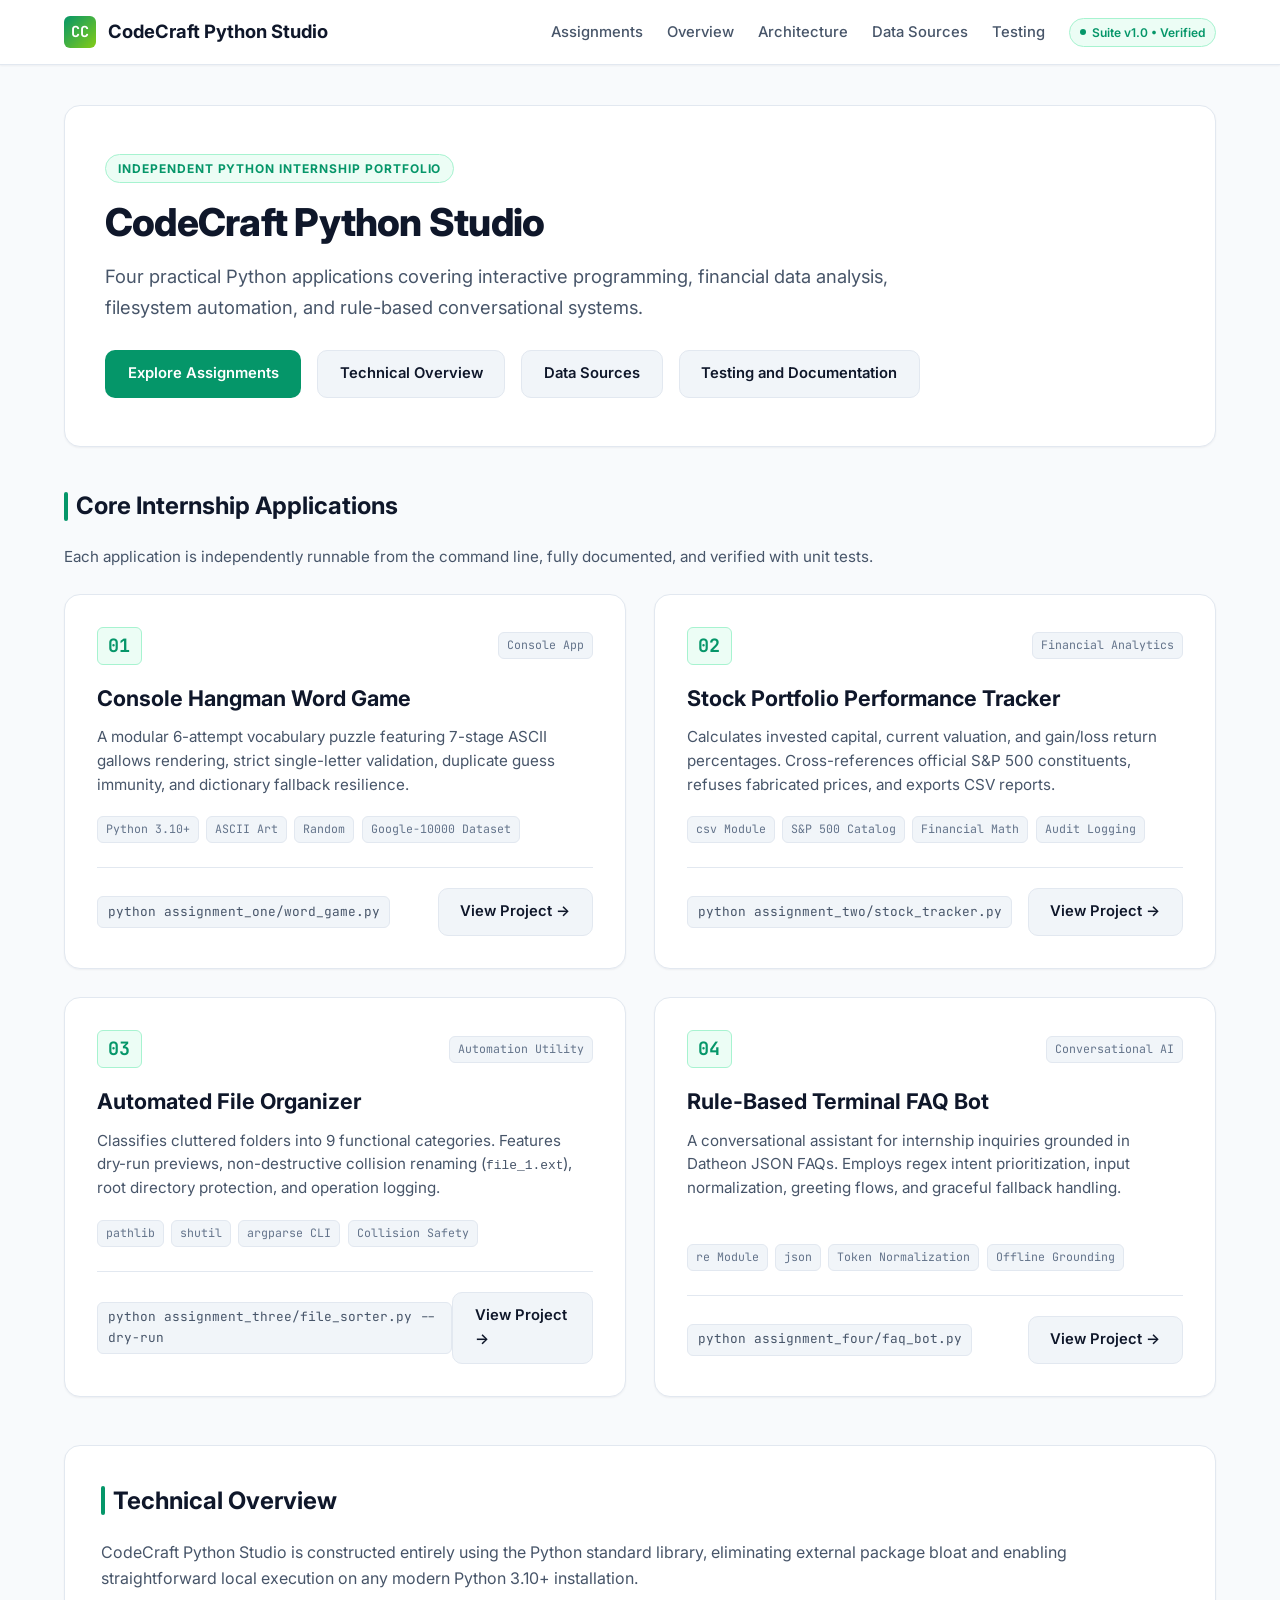
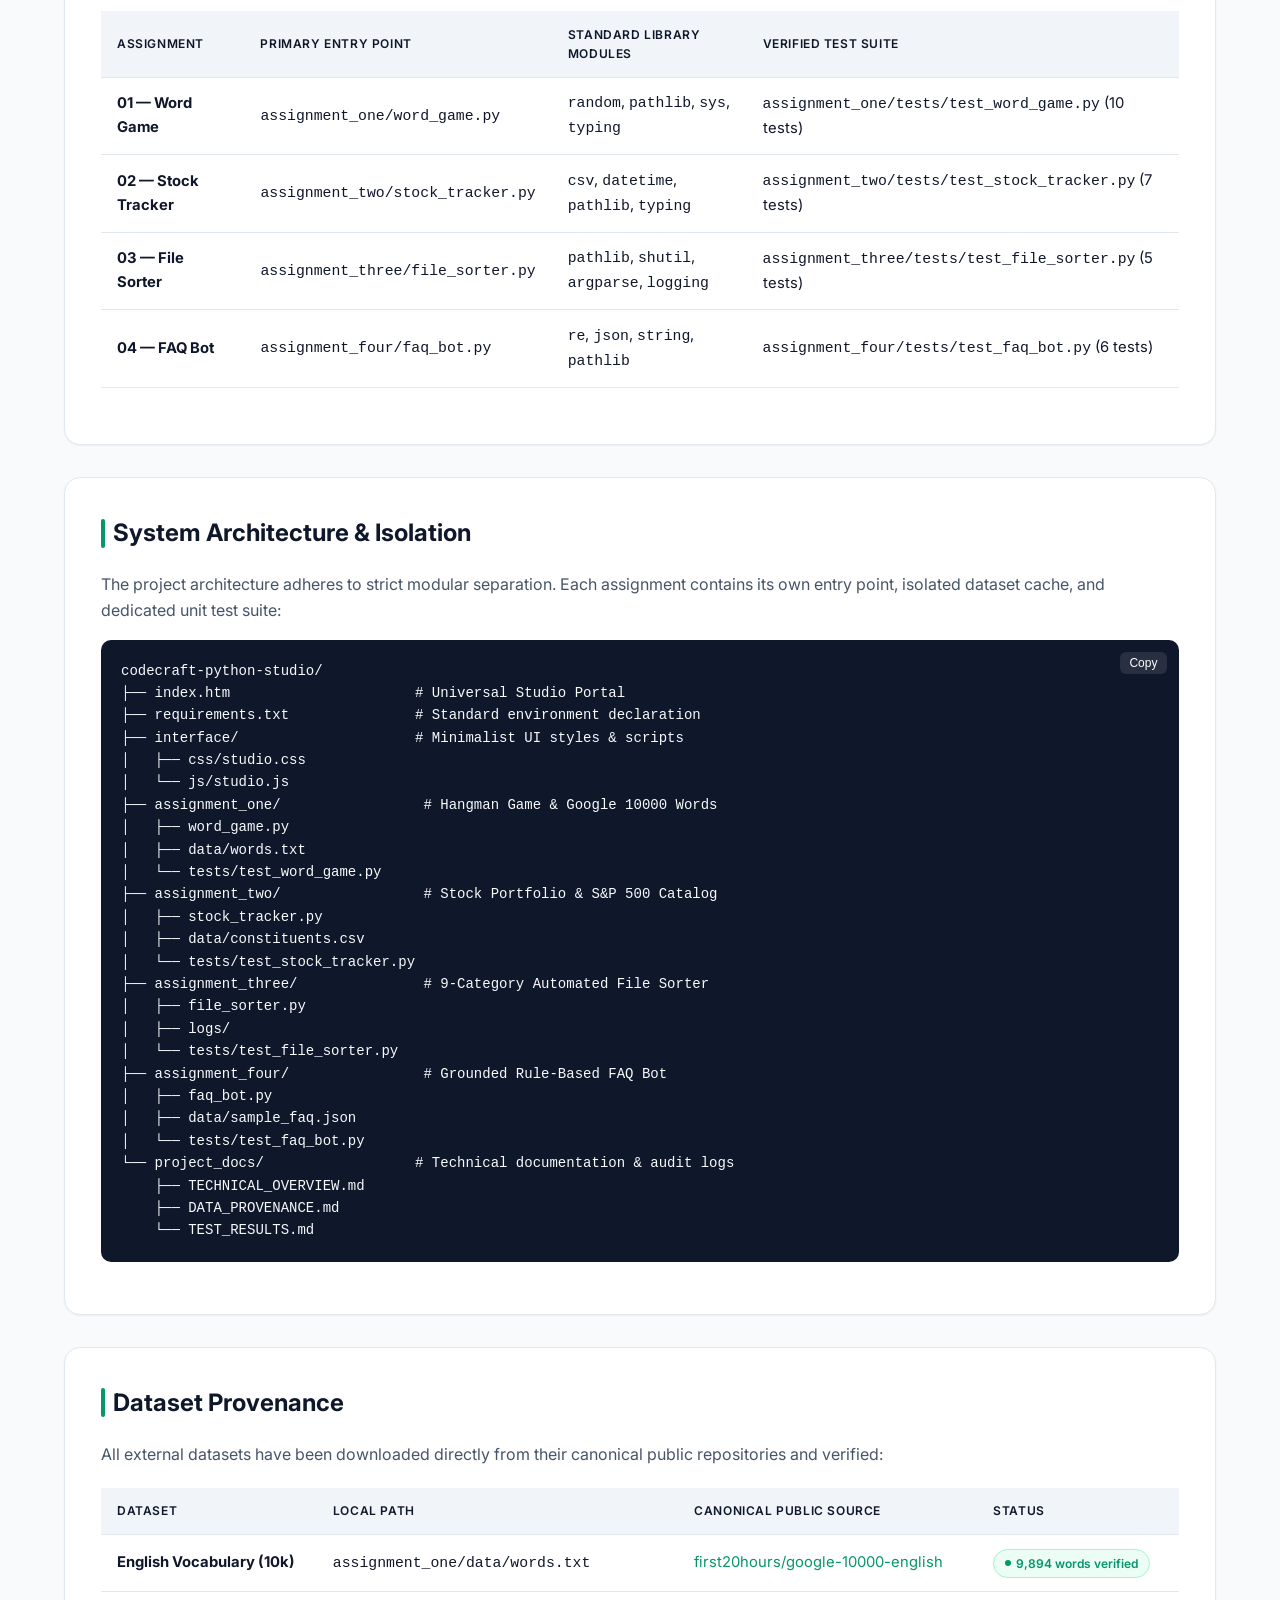
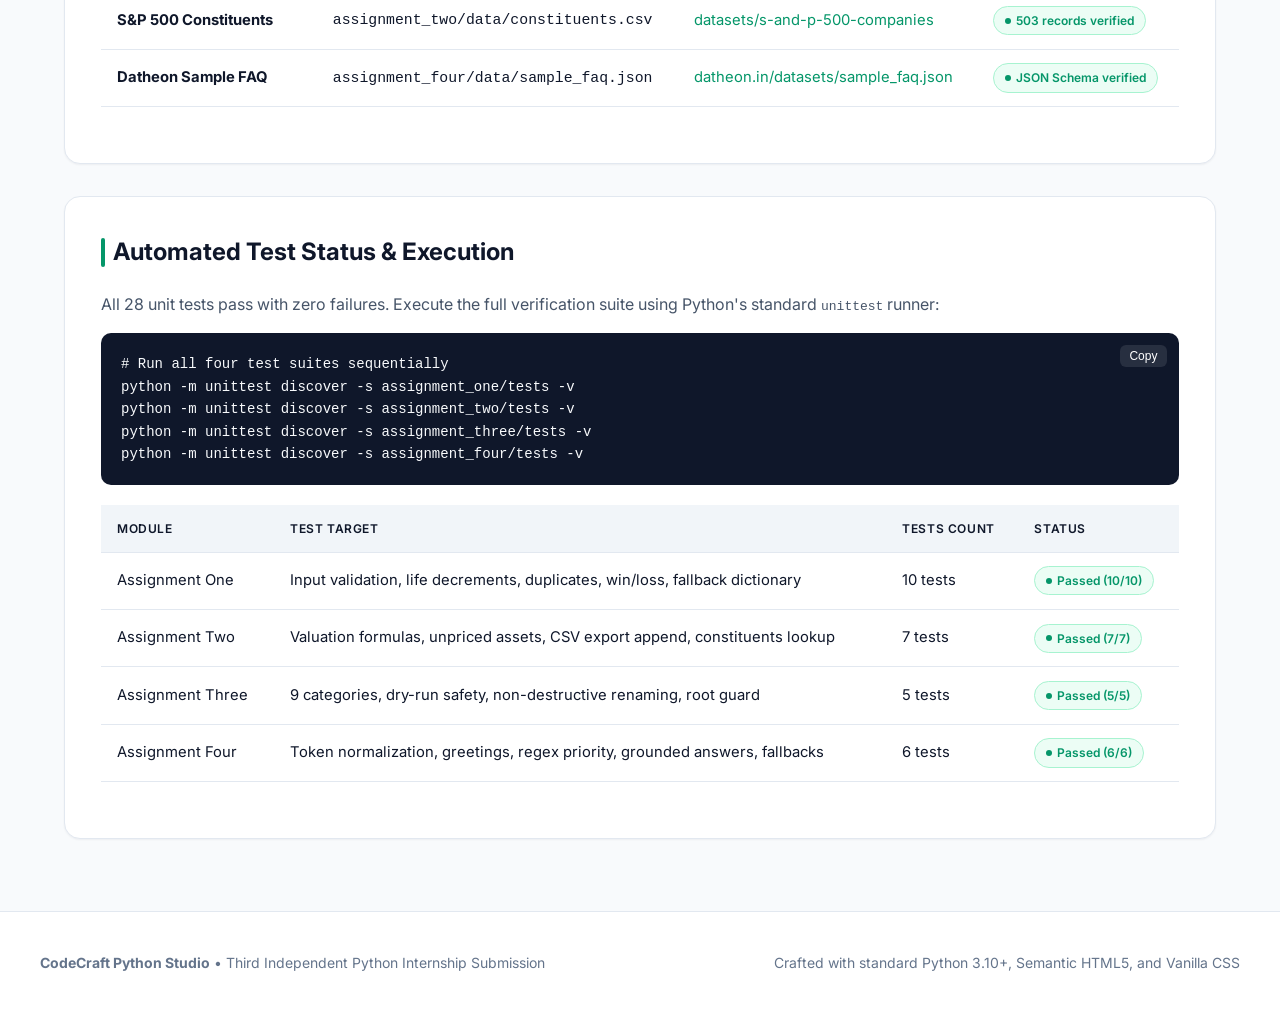
<file: index.htm>
<!DOCTYPE html>
<html lang="en">
<head>
  <meta charset="UTF-8">
  <meta name="viewport" content="width=device-width, initial-scale=1.0">
  <title>CodeCraft Python Studio - Four Practical Applications</title>
  <meta name="description" content="CodeCraft Python Studio: An independent suite of four practical Python applications covering interactive games, portfolio analysis, filesystem automation, and conversational bots.">
  <link rel="stylesheet" href="interface/css/studio.css">
  <script defer src="interface/js/studio.js"></script>
</head>
<body>

  <!-- Studio Header -->
  <header class="studio-header" role="banner">
    <div class="header-container">
      <div class="brand-badge">
        <div class="brand-icon" aria-hidden="true">CC</div>
        <span>CodeCraft Python Studio</span>
      </div>
      <nav aria-label="Main Navigation">
        <ul class="nav-links">
          <li><a href="#assignments">Assignments</a></li>
          <li><a href="#overview">Overview</a></li>
          <li><a href="#architecture">Architecture</a></li>
          <li><a href="#provenance">Data Sources</a></li>
          <li><a href="#testing">Testing</a></li>
          <li><span class="status-pill">Suite v1.0 • Verified</span></li>
        </ul>
      </nav>
    </div>
  </header>

  <!-- Main Content Layout -->
  <main class="main-layout" id="main-content">

    <!-- Hero Section -->
    <section class="hero-section" aria-labelledby="hero-heading">
      <span class="hero-tag">Independent Python Internship Portfolio</span>
      <h1 class="hero-title" id="hero-heading">CodeCraft Python Studio</h1>
      <p class="hero-subtitle">
        Four practical Python applications covering interactive programming, financial data analysis, 
        filesystem automation, and rule-based conversational systems.
      </p>
      <div class="hero-actions">
        <a href="#assignments" class="btn btn-primary" id="btn-explore">Explore Assignments</a>
        <a href="#overview" class="btn btn-secondary" id="btn-overview">Technical Overview</a>
        <a href="#provenance" class="btn btn-secondary" id="btn-sources">Data Sources</a>
        <a href="#testing" class="btn btn-secondary" id="btn-testing">Testing and Documentation</a>
      </div>
    </section>

    <!-- Assignment Grid -->
    <section id="assignments" aria-labelledby="assignments-heading">
      <div style="margin-bottom: 1.5rem;">
        <h2 class="section-title" id="assignments-heading">Core Internship Applications</h2>
        <p style="color: var(--text-muted); font-size: 0.95rem;">
          Each application is independently runnable from the command line, fully documented, and verified with unit tests.
        </p>
      </div>

      <div class="assignment-grid">

        <!-- Card 01 -->
        <article class="assignment-card" id="card-assignment-one">
          <div class="card-header">
            <span class="card-num">01</span>
            <span class="badge">Console App</span>
          </div>
          <h3 class="card-title">Console Hangman Word Game</h3>
          <p class="card-desc">
            A modular 6-attempt vocabulary puzzle featuring 7-stage ASCII gallows rendering, 
            strict single-letter validation, duplicate guess immunity, and dictionary fallback resilience.
          </p>
          <div class="tech-badges">
            <span class="badge">Python 3.10+</span>
            <span class="badge">ASCII Art</span>
            <span class="badge">Random</span>
            <span class="badge">Google-10000 Dataset</span>
          </div>
          <div class="card-footer">
            <code class="card-cmd">python assignment_one/word_game.py</code>
            <a href="assignment_one/index.htm" class="btn btn-secondary" id="link-a1">View Project &rarr;</a>
          </div>
        </article>

        <!-- Card 02 -->
        <article class="assignment-card" id="card-assignment-two">
          <div class="card-header">
            <span class="card-num">02</span>
            <span class="badge">Financial Analytics</span>
          </div>
          <h3 class="card-title">Stock Portfolio Performance Tracker</h3>
          <p class="card-desc">
            Calculates invested capital, current valuation, and gain/loss return percentages. 
            Cross-references official S&P 500 constituents, refuses fabricated prices, and exports CSV reports.
          </p>
          <div class="tech-badges">
            <span class="badge">csv Module</span>
            <span class="badge">S&P 500 Catalog</span>
            <span class="badge">Financial Math</span>
            <span class="badge">Audit Logging</span>
          </div>
          <div class="card-footer">
            <code class="card-cmd">python assignment_two/stock_tracker.py</code>
            <a href="assignment_two/index.htm" class="btn btn-secondary" id="link-a2">View Project &rarr;</a>
          </div>
        </article>

        <!-- Card 03 -->
        <article class="assignment-card" id="card-assignment-three">
          <div class="card-header">
            <span class="card-num">03</span>
            <span class="badge">Automation Utility</span>
          </div>
          <h3 class="card-title">Automated File Organizer</h3>
          <p class="card-desc">
            Classifies cluttered folders into 9 functional categories. Features dry-run previews, 
            non-destructive collision renaming (<code style="font-size: 0.85em;">file_1.ext</code>), root directory protection, and operation logging.
          </p>
          <div class="tech-badges">
            <span class="badge">pathlib</span>
            <span class="badge">shutil</span>
            <span class="badge">argparse CLI</span>
            <span class="badge">Collision Safety</span>
          </div>
          <div class="card-footer">
            <code class="card-cmd">python assignment_three/file_sorter.py --dry-run</code>
            <a href="assignment_three/index.htm" class="btn btn-secondary" id="link-a3">View Project &rarr;</a>
          </div>
        </article>

        <!-- Card 04 -->
        <article class="assignment-card" id="card-assignment-four">
          <div class="card-header">
            <span class="card-num">04</span>
            <span class="badge">Conversational AI</span>
          </div>
          <h3 class="card-title">Rule-Based Terminal FAQ Bot</h3>
          <p class="card-desc">
            A conversational assistant for internship inquiries grounded in Datheon JSON FAQs. 
            Employs regex intent prioritization, input normalization, greeting flows, and graceful fallback handling.
          </p>
          <div class="tech-badges">
            <span class="badge">re Module</span>
            <span class="badge">json</span>
            <span class="badge">Token Normalization</span>
            <span class="badge">Offline Grounding</span>
          </div>
          <div class="card-footer">
            <code class="card-cmd">python assignment_four/faq_bot.py</code>
            <a href="assignment_four/index.htm" class="btn btn-secondary" id="link-a4">View Project &rarr;</a>
          </div>
        </article>

      </div>
    </section>

    <!-- Technical Overview -->
    <section class="doc-section" id="overview" aria-labelledby="overview-heading">
      <h2 class="section-title" id="overview-heading">Technical Overview</h2>
      <p style="color: var(--text-muted); margin-bottom: 1.25rem;">
        CodeCraft Python Studio is constructed entirely using the Python standard library, eliminating external package bloat 
        and enabling straightforward local execution on any modern Python 3.10+ installation.
      </p>

      <div class="data-table-wrapper">
        <table class="data-table">
          <thead>
            <tr>
              <th>Assignment</th>
              <th>Primary Entry Point</th>
              <th>Standard Library Modules</th>
              <th>Verified Test Suite</th>
            </tr>
          </thead>
          <tbody>
            <tr>
              <td><strong>01 — Word Game</strong></td>
              <td><code>assignment_one/word_game.py</code></td>
              <td><code>random</code>, <code>pathlib</code>, <code>sys</code>, <code>typing</code></td>
              <td><code>assignment_one/tests/test_word_game.py</code> (10 tests)</td>
            </tr>
            <tr>
              <td><strong>02 — Stock Tracker</strong></td>
              <td><code>assignment_two/stock_tracker.py</code></td>
              <td><code>csv</code>, <code>datetime</code>, <code>pathlib</code>, <code>typing</code></td>
              <td><code>assignment_two/tests/test_stock_tracker.py</code> (7 tests)</td>
            </tr>
            <tr>
              <td><strong>03 — File Sorter</strong></td>
              <td><code>assignment_three/file_sorter.py</code></td>
              <td><code>pathlib</code>, <code>shutil</code>, <code>argparse</code>, <code>logging</code></td>
              <td><code>assignment_three/tests/test_file_sorter.py</code> (5 tests)</td>
            </tr>
            <tr>
              <td><strong>04 — FAQ Bot</strong></td>
              <td><code>assignment_four/faq_bot.py</code></td>
              <td><code>re</code>, <code>json</code>, <code>string</code>, <code>pathlib</code></td>
              <td><code>assignment_four/tests/test_faq_bot.py</code> (6 tests)</td>
            </tr>
          </tbody>
        </table>
      </div>
    </section>

    <!-- System Architecture -->
    <section class="doc-section" id="architecture" aria-labelledby="arch-heading">
      <h2 class="section-title" id="arch-heading">System Architecture & Isolation</h2>
      <p style="color: var(--text-muted); margin-bottom: 1rem;">
        The project architecture adheres to strict modular separation. Each assignment contains its own entry point, 
        isolated dataset cache, and dedicated unit test suite:
      </p>
      <div class="code-block">
        <pre><code>codecraft-python-studio/
├── index.htm                      # Universal Studio Portal
├── requirements.txt               # Standard environment declaration
├── interface/                     # Minimalist UI styles & scripts
│   ├── css/studio.css
│   └── js/studio.js
├── assignment_one/                 # Hangman Game & Google 10000 Words
│   ├── word_game.py
│   ├── data/words.txt
│   └── tests/test_word_game.py
├── assignment_two/                 # Stock Portfolio & S&P 500 Catalog
│   ├── stock_tracker.py
│   ├── data/constituents.csv
│   └── tests/test_stock_tracker.py
├── assignment_three/               # 9-Category Automated File Sorter
│   ├── file_sorter.py
│   ├── logs/
│   └── tests/test_file_sorter.py
├── assignment_four/                # Grounded Rule-Based FAQ Bot
│   ├── faq_bot.py
│   ├── data/sample_faq.json
│   └── tests/test_faq_bot.py
└── project_docs/                  # Technical documentation & audit logs
    ├── TECHNICAL_OVERVIEW.md
    ├── DATA_PROVENANCE.md
    └── TEST_RESULTS.md</code></pre>
      </div>
    </section>

    <!-- Data Sources & Provenance -->
    <section class="doc-section" id="provenance" aria-labelledby="prov-heading">
      <h2 class="section-title" id="prov-heading">Dataset Provenance</h2>
      <p style="color: var(--text-muted); margin-bottom: 1.25rem;">
        All external datasets have been downloaded directly from their canonical public repositories and verified:
      </p>

      <div class="data-table-wrapper">
        <table class="data-table">
          <thead>
            <tr>
              <th>Dataset</th>
              <th>Local Path</th>
              <th>Canonical Public Source</th>
              <th>Status</th>
            </tr>
          </thead>
          <tbody>
            <tr>
              <td><strong>English Vocabulary (10k)</strong></td>
              <td><code>assignment_one/data/words.txt</code></td>
              <td><a href="https://raw.githubusercontent.com/first20hours/google-10000-english/master/google-10000-english-no-swears.txt" target="_blank" rel="noopener">first20hours/google-10000-english</a></td>
              <td><span class="status-pill">9,894 words verified</span></td>
            </tr>
            <tr>
              <td><strong>S&P 500 Constituents</strong></td>
              <td><code>assignment_two/data/constituents.csv</code></td>
              <td><a href="https://raw.githubusercontent.com/datasets/s-and-p-500-companies/master/data/constituents.csv" target="_blank" rel="noopener">datasets/s-and-p-500-companies</a></td>
              <td><span class="status-pill">503 records verified</span></td>
            </tr>
            <tr>
              <td><strong>Datheon Sample FAQ</strong></td>
              <td><code>assignment_four/data/sample_faq.json</code></td>
              <td><a href="https://www.datheon.in/datasets/sample_faq.json" target="_blank" rel="noopener">datheon.in/datasets/sample_faq.json</a></td>
              <td><span class="status-pill">JSON Schema verified</span></td>
            </tr>
          </tbody>
        </table>
      </div>
    </section>

    <!-- Testing & Verification Status -->
    <section class="doc-section" id="testing" aria-labelledby="testing-heading">
      <h2 class="section-title" id="testing-heading">Automated Test Status & Execution</h2>
      <p style="color: var(--text-muted); margin-bottom: 1rem;">
        All 28 unit tests pass with zero failures. Execute the full verification suite using Python's standard <code>unittest</code> runner:
      </p>

      <div class="code-block">
        <pre><code># Run all four test suites sequentially
python -m unittest discover -s assignment_one/tests -v
python -m unittest discover -s assignment_two/tests -v
python -m unittest discover -s assignment_three/tests -v
python -m unittest discover -s assignment_four/tests -v</code></pre>
      </div>

      <div class="data-table-wrapper">
        <table class="data-table">
          <thead>
            <tr>
              <th>Module</th>
              <th>Test Target</th>
              <th>Tests Count</th>
              <th>Status</th>
            </tr>
          </thead>
          <tbody>
            <tr>
              <td>Assignment One</td>
              <td>Input validation, life decrements, duplicates, win/loss, fallback dictionary</td>
              <td>10 tests</td>
              <td><span class="status-pill">Passed (10/10)</span></td>
            </tr>
            <tr>
              <td>Assignment Two</td>
              <td>Valuation formulas, unpriced assets, CSV export append, constituents lookup</td>
              <td>7 tests</td>
              <td><span class="status-pill">Passed (7/7)</span></td>
            </tr>
            <tr>
              <td>Assignment Three</td>
              <td>9 categories, dry-run safety, non-destructive renaming, root guard</td>
              <td>5 tests</td>
              <td><span class="status-pill">Passed (5/5)</span></td>
            </tr>
            <tr>
              <td>Assignment Four</td>
              <td>Token normalization, greetings, regex priority, grounded answers, fallbacks</td>
              <td>6 tests</td>
              <td><span class="status-pill">Passed (6/6)</span></td>
            </tr>
          </tbody>
        </table>
      </div>
    </section>

  </main>

  <!-- Studio Footer -->
  <footer class="studio-footer" role="contentinfo">
    <div class="footer-content">
      <div>
        <strong>CodeCraft Python Studio</strong> &bull; Third Independent Python Internship Submission
      </div>
      <div>
        Crafted with standard Python 3.10+, Semantic HTML5, and Vanilla CSS
      </div>
    </div>
  </footer>

</body>
</html>
</file>
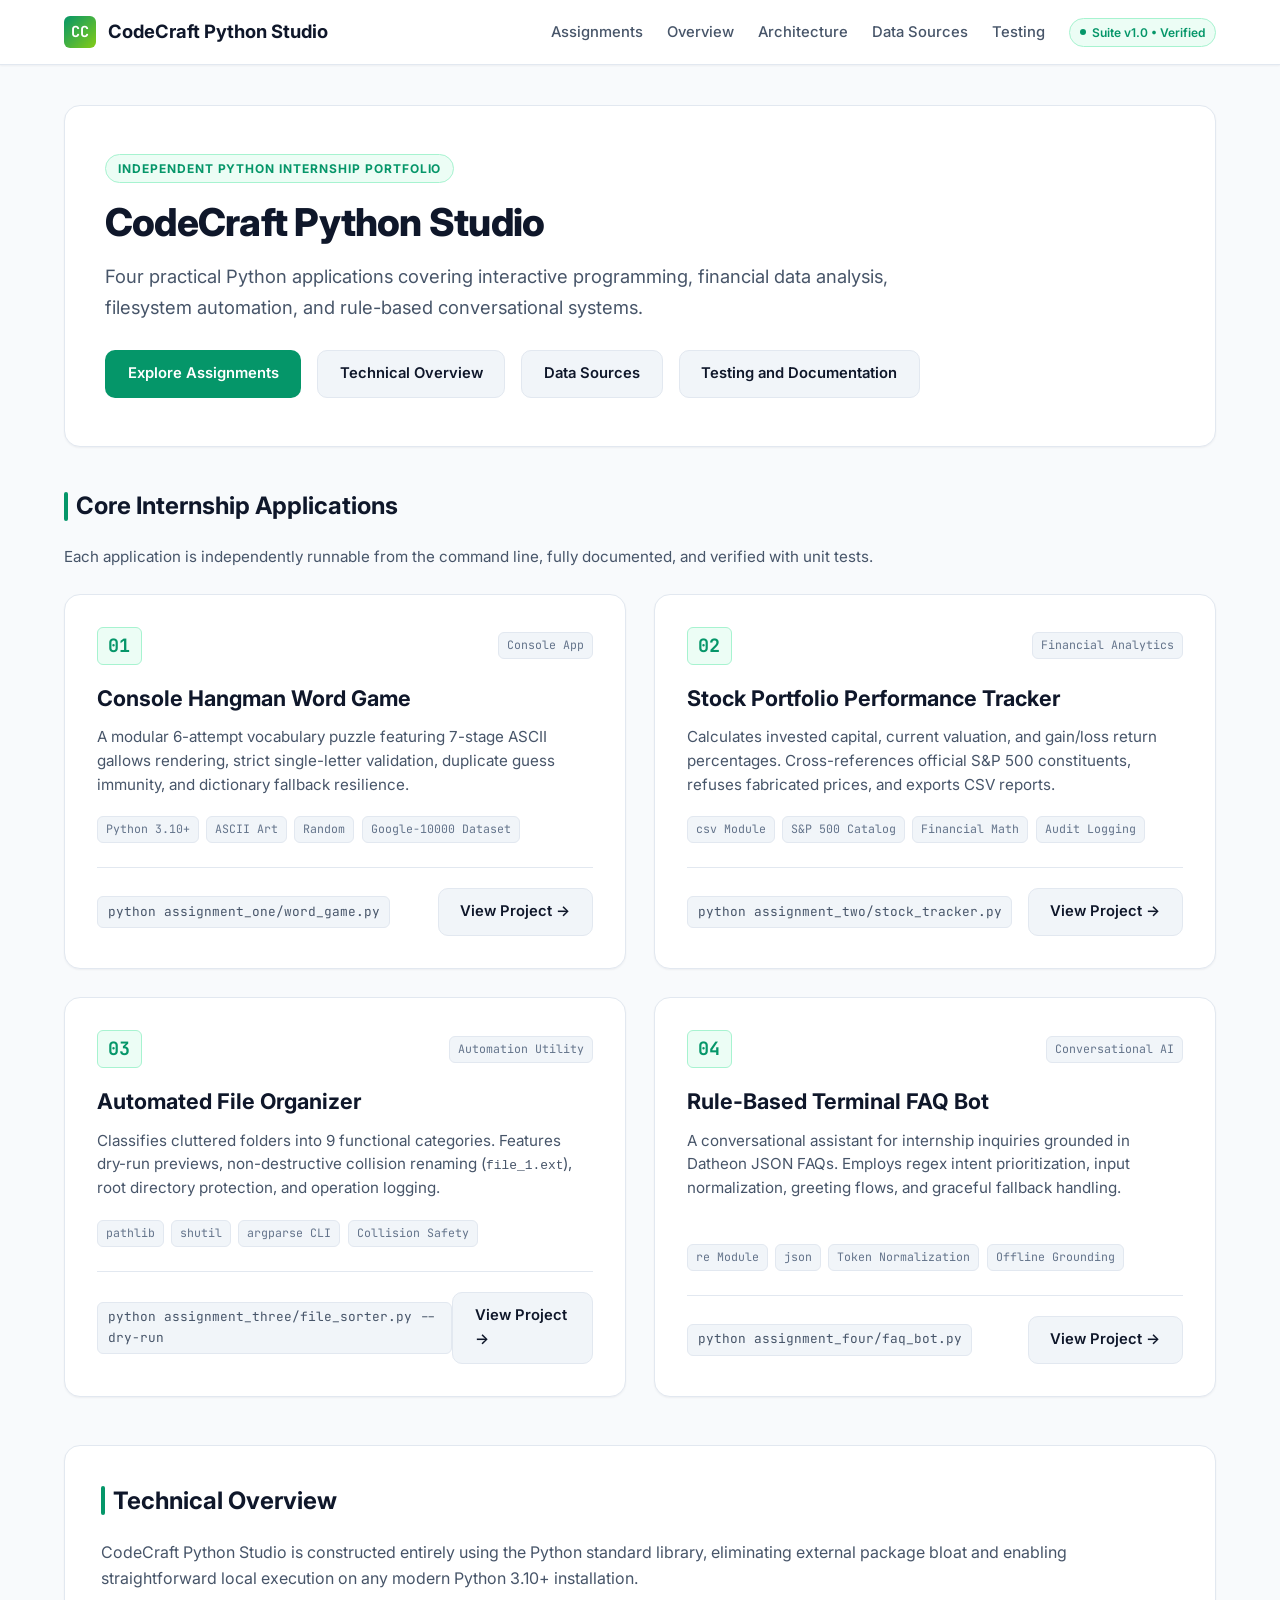
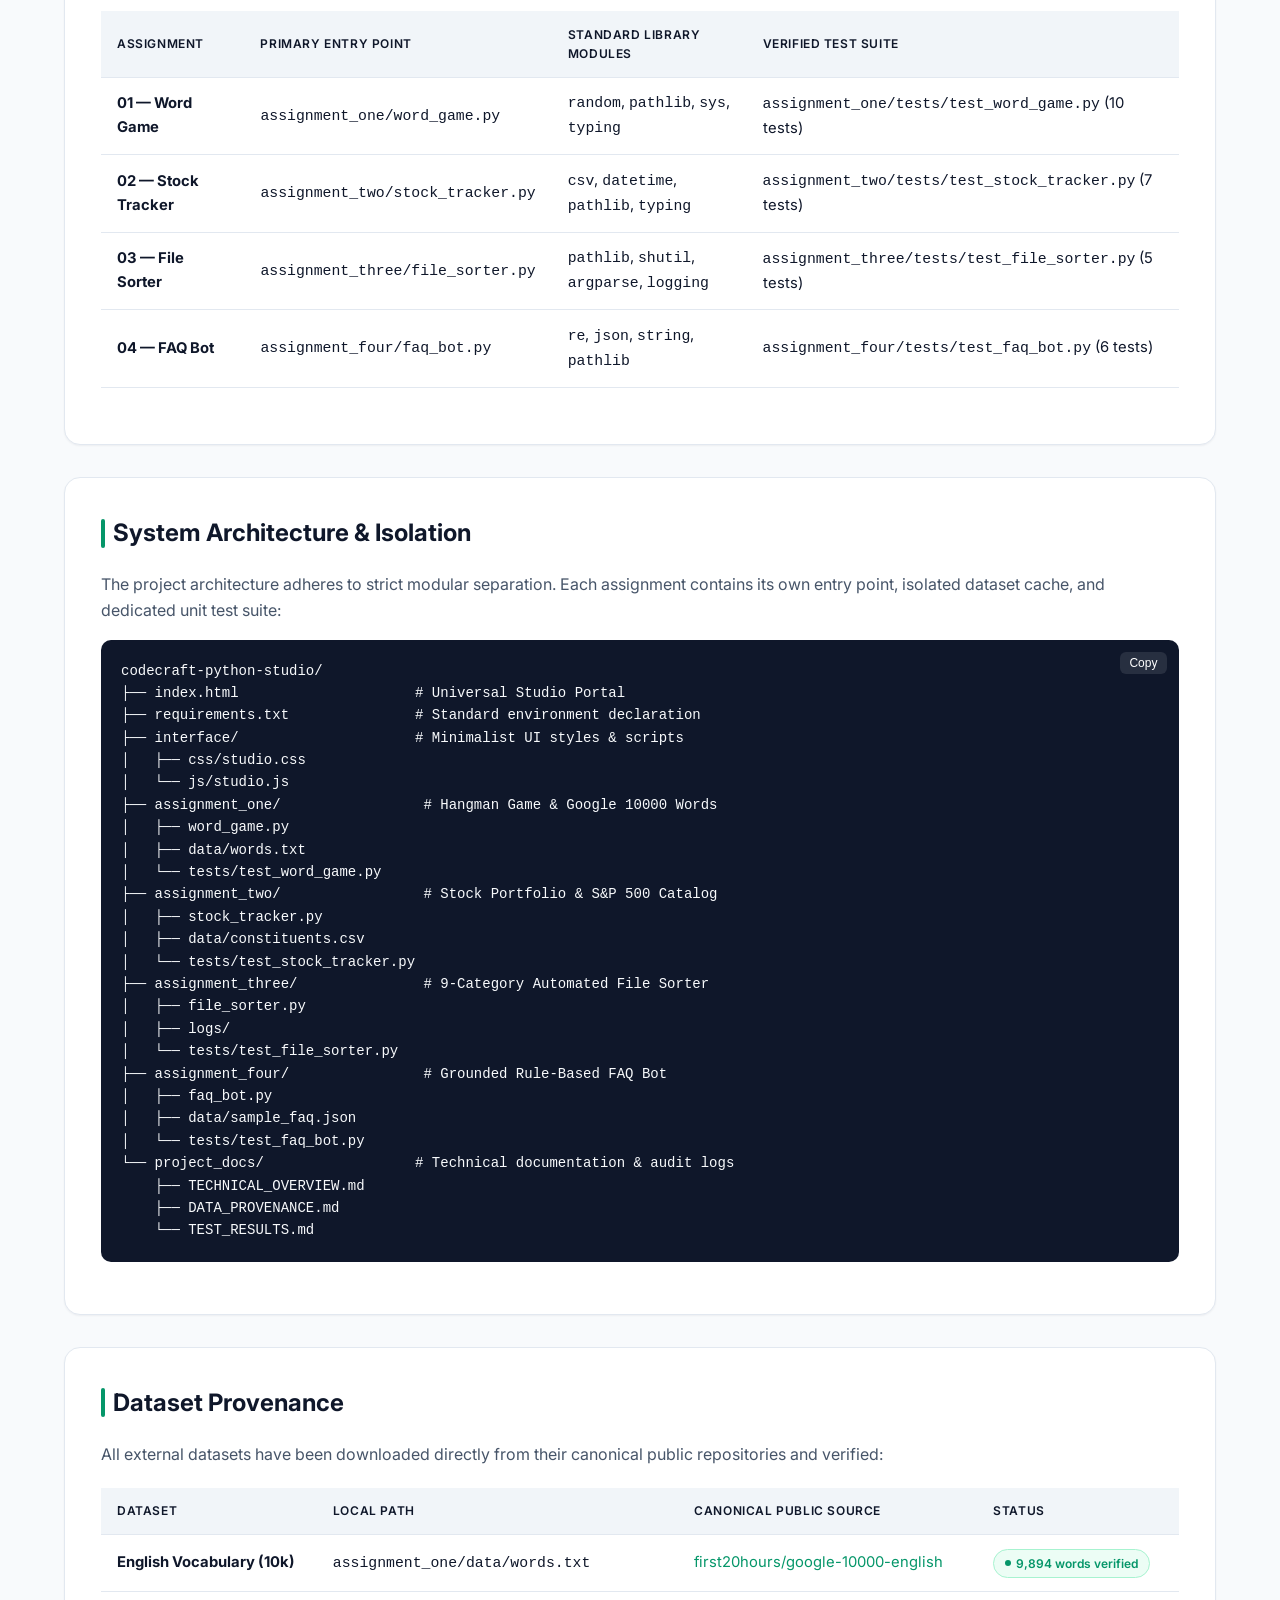
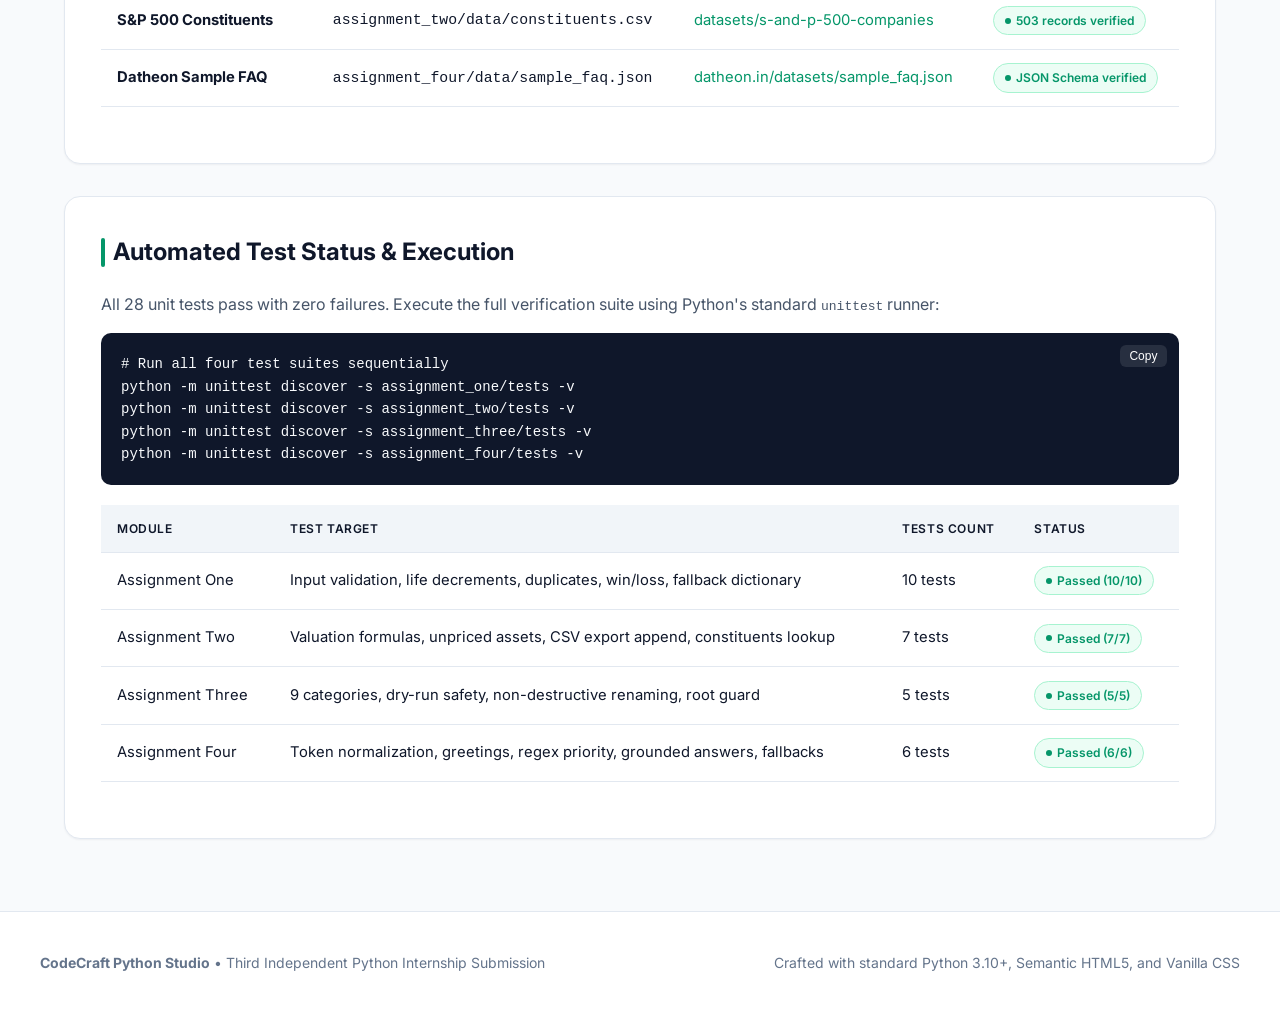
<file: index.html>
<!DOCTYPE html>
<html lang="en">
<head>
  <meta charset="UTF-8">
  <meta name="viewport" content="width=device-width, initial-scale=1.0">
  <title>CodeCraft Python Studio - Four Practical Applications</title>
  <meta name="description" content="CodeCraft Python Studio: An independent suite of four practical Python applications covering interactive games, portfolio analysis, filesystem automation, and conversational bots.">
  <link rel="stylesheet" href="interface/css/studio.css">
  <script defer src="interface/js/studio.js"></script>
</head>
<body>

  <!-- Studio Header -->
  <header class="studio-header" role="banner">
    <div class="header-container">
      <div class="brand-badge">
        <div class="brand-icon" aria-hidden="true">CC</div>
        <span>CodeCraft Python Studio</span>
      </div>
      <nav aria-label="Main Navigation">
        <ul class="nav-links">
          <li><a href="#assignments">Assignments</a></li>
          <li><a href="#overview">Overview</a></li>
          <li><a href="#architecture">Architecture</a></li>
          <li><a href="#provenance">Data Sources</a></li>
          <li><a href="#testing">Testing</a></li>
          <li><span class="status-pill">Suite v1.0 • Verified</span></li>
        </ul>
      </nav>
    </div>
  </header>

  <!-- Main Content Layout -->
  <main class="main-layout" id="main-content">

    <!-- Hero Section -->
    <section class="hero-section" aria-labelledby="hero-heading">
      <span class="hero-tag">Independent Python Internship Portfolio</span>
      <h1 class="hero-title" id="hero-heading">CodeCraft Python Studio</h1>
      <p class="hero-subtitle">
        Four practical Python applications covering interactive programming, financial data analysis, 
        filesystem automation, and rule-based conversational systems.
      </p>
      <div class="hero-actions">
        <a href="#assignments" class="btn btn-primary" id="btn-explore">Explore Assignments</a>
        <a href="#overview" class="btn btn-secondary" id="btn-overview">Technical Overview</a>
        <a href="#provenance" class="btn btn-secondary" id="btn-sources">Data Sources</a>
        <a href="#testing" class="btn btn-secondary" id="btn-testing">Testing and Documentation</a>
      </div>
    </section>

    <!-- Assignment Grid -->
    <section id="assignments" aria-labelledby="assignments-heading">
      <div style="margin-bottom: 1.5rem;">
        <h2 class="section-title" id="assignments-heading">Core Internship Applications</h2>
        <p style="color: var(--text-muted); font-size: 0.95rem;">
          Each application is independently runnable from the command line, fully documented, and verified with unit tests.
        </p>
      </div>

      <div class="assignment-grid">

        <!-- Card 01 -->
        <article class="assignment-card" id="card-assignment-one">
          <div class="card-header">
            <span class="card-num">01</span>
            <span class="badge">Console App</span>
          </div>
          <h3 class="card-title">Console Hangman Word Game</h3>
          <p class="card-desc">
            A modular 6-attempt vocabulary puzzle featuring 7-stage ASCII gallows rendering, 
            strict single-letter validation, duplicate guess immunity, and dictionary fallback resilience.
          </p>
          <div class="tech-badges">
            <span class="badge">Python 3.10+</span>
            <span class="badge">ASCII Art</span>
            <span class="badge">Random</span>
            <span class="badge">Google-10000 Dataset</span>
          </div>
          <div class="card-footer">
            <code class="card-cmd">python assignment_one/word_game.py</code>
            <a href="assignment_one/index.html" class="btn btn-secondary" id="link-a1">View Project &rarr;</a>
          </div>
        </article>

        <!-- Card 02 -->
        <article class="assignment-card" id="card-assignment-two">
          <div class="card-header">
            <span class="card-num">02</span>
            <span class="badge">Financial Analytics</span>
          </div>
          <h3 class="card-title">Stock Portfolio Performance Tracker</h3>
          <p class="card-desc">
            Calculates invested capital, current valuation, and gain/loss return percentages. 
            Cross-references official S&P 500 constituents, refuses fabricated prices, and exports CSV reports.
          </p>
          <div class="tech-badges">
            <span class="badge">csv Module</span>
            <span class="badge">S&P 500 Catalog</span>
            <span class="badge">Financial Math</span>
            <span class="badge">Audit Logging</span>
          </div>
          <div class="card-footer">
            <code class="card-cmd">python assignment_two/stock_tracker.py</code>
            <a href="assignment_two/index.html" class="btn btn-secondary" id="link-a2">View Project &rarr;</a>
          </div>
        </article>

        <!-- Card 03 -->
        <article class="assignment-card" id="card-assignment-three">
          <div class="card-header">
            <span class="card-num">03</span>
            <span class="badge">Automation Utility</span>
          </div>
          <h3 class="card-title">Automated File Organizer</h3>
          <p class="card-desc">
            Classifies cluttered folders into 9 functional categories. Features dry-run previews, 
            non-destructive collision renaming (<code style="font-size: 0.85em;">file_1.ext</code>), root directory protection, and operation logging.
          </p>
          <div class="tech-badges">
            <span class="badge">pathlib</span>
            <span class="badge">shutil</span>
            <span class="badge">argparse CLI</span>
            <span class="badge">Collision Safety</span>
          </div>
          <div class="card-footer">
            <code class="card-cmd">python assignment_three/file_sorter.py --dry-run</code>
            <a href="assignment_three/index.html" class="btn btn-secondary" id="link-a3">View Project &rarr;</a>
          </div>
        </article>

        <!-- Card 04 -->
        <article class="assignment-card" id="card-assignment-four">
          <div class="card-header">
            <span class="card-num">04</span>
            <span class="badge">Conversational AI</span>
          </div>
          <h3 class="card-title">Rule-Based Terminal FAQ Bot</h3>
          <p class="card-desc">
            A conversational assistant for internship inquiries grounded in Datheon JSON FAQs. 
            Employs regex intent prioritization, input normalization, greeting flows, and graceful fallback handling.
          </p>
          <div class="tech-badges">
            <span class="badge">re Module</span>
            <span class="badge">json</span>
            <span class="badge">Token Normalization</span>
            <span class="badge">Offline Grounding</span>
          </div>
          <div class="card-footer">
            <code class="card-cmd">python assignment_four/faq_bot.py</code>
            <a href="assignment_four/index.html" class="btn btn-secondary" id="link-a4">View Project &rarr;</a>
          </div>
        </article>

      </div>
    </section>

    <!-- Technical Overview -->
    <section class="doc-section" id="overview" aria-labelledby="overview-heading">
      <h2 class="section-title" id="overview-heading">Technical Overview</h2>
      <p style="color: var(--text-muted); margin-bottom: 1.25rem;">
        CodeCraft Python Studio is constructed entirely using the Python standard library, eliminating external package bloat 
        and enabling straightforward local execution on any modern Python 3.10+ installation.
      </p>

      <div class="data-table-wrapper">
        <table class="data-table">
          <thead>
            <tr>
              <th>Assignment</th>
              <th>Primary Entry Point</th>
              <th>Standard Library Modules</th>
              <th>Verified Test Suite</th>
            </tr>
          </thead>
          <tbody>
            <tr>
              <td><strong>01 — Word Game</strong></td>
              <td><code>assignment_one/word_game.py</code></td>
              <td><code>random</code>, <code>pathlib</code>, <code>sys</code>, <code>typing</code></td>
              <td><code>assignment_one/tests/test_word_game.py</code> (10 tests)</td>
            </tr>
            <tr>
              <td><strong>02 — Stock Tracker</strong></td>
              <td><code>assignment_two/stock_tracker.py</code></td>
              <td><code>csv</code>, <code>datetime</code>, <code>pathlib</code>, <code>typing</code></td>
              <td><code>assignment_two/tests/test_stock_tracker.py</code> (7 tests)</td>
            </tr>
            <tr>
              <td><strong>03 — File Sorter</strong></td>
              <td><code>assignment_three/file_sorter.py</code></td>
              <td><code>pathlib</code>, <code>shutil</code>, <code>argparse</code>, <code>logging</code></td>
              <td><code>assignment_three/tests/test_file_sorter.py</code> (5 tests)</td>
            </tr>
            <tr>
              <td><strong>04 — FAQ Bot</strong></td>
              <td><code>assignment_four/faq_bot.py</code></td>
              <td><code>re</code>, <code>json</code>, <code>string</code>, <code>pathlib</code></td>
              <td><code>assignment_four/tests/test_faq_bot.py</code> (6 tests)</td>
            </tr>
          </tbody>
        </table>
      </div>
    </section>

    <!-- System Architecture -->
    <section class="doc-section" id="architecture" aria-labelledby="arch-heading">
      <h2 class="section-title" id="arch-heading">System Architecture & Isolation</h2>
      <p style="color: var(--text-muted); margin-bottom: 1rem;">
        The project architecture adheres to strict modular separation. Each assignment contains its own entry point, 
        isolated dataset cache, and dedicated unit test suite:
      </p>
      <div class="code-block">
        <pre><code>codecraft-python-studio/
├── index.html                     # Universal Studio Portal
├── requirements.txt               # Standard environment declaration
├── interface/                     # Minimalist UI styles & scripts
│   ├── css/studio.css
│   └── js/studio.js
├── assignment_one/                 # Hangman Game & Google 10000 Words
│   ├── word_game.py
│   ├── data/words.txt
│   └── tests/test_word_game.py
├── assignment_two/                 # Stock Portfolio & S&P 500 Catalog
│   ├── stock_tracker.py
│   ├── data/constituents.csv
│   └── tests/test_stock_tracker.py
├── assignment_three/               # 9-Category Automated File Sorter
│   ├── file_sorter.py
│   ├── logs/
│   └── tests/test_file_sorter.py
├── assignment_four/                # Grounded Rule-Based FAQ Bot
│   ├── faq_bot.py
│   ├── data/sample_faq.json
│   └── tests/test_faq_bot.py
└── project_docs/                  # Technical documentation & audit logs
    ├── TECHNICAL_OVERVIEW.md
    ├── DATA_PROVENANCE.md
    └── TEST_RESULTS.md</code></pre>
      </div>
    </section>

    <!-- Data Sources & Provenance -->
    <section class="doc-section" id="provenance" aria-labelledby="prov-heading">
      <h2 class="section-title" id="prov-heading">Dataset Provenance</h2>
      <p style="color: var(--text-muted); margin-bottom: 1.25rem;">
        All external datasets have been downloaded directly from their canonical public repositories and verified:
      </p>

      <div class="data-table-wrapper">
        <table class="data-table">
          <thead>
            <tr>
              <th>Dataset</th>
              <th>Local Path</th>
              <th>Canonical Public Source</th>
              <th>Status</th>
            </tr>
          </thead>
          <tbody>
            <tr>
              <td><strong>English Vocabulary (10k)</strong></td>
              <td><code>assignment_one/data/words.txt</code></td>
              <td><a href="https://raw.githubusercontent.com/first20hours/google-10000-english/master/google-10000-english-no-swears.txt" target="_blank" rel="noopener">first20hours/google-10000-english</a></td>
              <td><span class="status-pill">9,894 words verified</span></td>
            </tr>
            <tr>
              <td><strong>S&P 500 Constituents</strong></td>
              <td><code>assignment_two/data/constituents.csv</code></td>
              <td><a href="https://raw.githubusercontent.com/datasets/s-and-p-500-companies/master/data/constituents.csv" target="_blank" rel="noopener">datasets/s-and-p-500-companies</a></td>
              <td><span class="status-pill">503 records verified</span></td>
            </tr>
            <tr>
              <td><strong>Datheon Sample FAQ</strong></td>
              <td><code>assignment_four/data/sample_faq.json</code></td>
              <td><a href="https://www.datheon.in/datasets/sample_faq.json" target="_blank" rel="noopener">datheon.in/datasets/sample_faq.json</a></td>
              <td><span class="status-pill">JSON Schema verified</span></td>
            </tr>
          </tbody>
        </table>
      </div>
    </section>

    <!-- Testing & Verification Status -->
    <section class="doc-section" id="testing" aria-labelledby="testing-heading">
      <h2 class="section-title" id="testing-heading">Automated Test Status & Execution</h2>
      <p style="color: var(--text-muted); margin-bottom: 1rem;">
        All 28 unit tests pass with zero failures. Execute the full verification suite using Python's standard <code>unittest</code> runner:
      </p>

      <div class="code-block">
        <pre><code># Run all four test suites sequentially
python -m unittest discover -s assignment_one/tests -v
python -m unittest discover -s assignment_two/tests -v
python -m unittest discover -s assignment_three/tests -v
python -m unittest discover -s assignment_four/tests -v</code></pre>
      </div>

      <div class="data-table-wrapper">
        <table class="data-table">
          <thead>
            <tr>
              <th>Module</th>
              <th>Test Target</th>
              <th>Tests Count</th>
              <th>Status</th>
            </tr>
          </thead>
          <tbody>
            <tr>
              <td>Assignment One</td>
              <td>Input validation, life decrements, duplicates, win/loss, fallback dictionary</td>
              <td>10 tests</td>
              <td><span class="status-pill">Passed (10/10)</span></td>
            </tr>
            <tr>
              <td>Assignment Two</td>
              <td>Valuation formulas, unpriced assets, CSV export append, constituents lookup</td>
              <td>7 tests</td>
              <td><span class="status-pill">Passed (7/7)</span></td>
            </tr>
            <tr>
              <td>Assignment Three</td>
              <td>9 categories, dry-run safety, non-destructive renaming, root guard</td>
              <td>5 tests</td>
              <td><span class="status-pill">Passed (5/5)</span></td>
            </tr>
            <tr>
              <td>Assignment Four</td>
              <td>Token normalization, greetings, regex priority, grounded answers, fallbacks</td>
              <td>6 tests</td>
              <td><span class="status-pill">Passed (6/6)</span></td>
            </tr>
          </tbody>
        </table>
      </div>
    </section>

  </main>

  <!-- Studio Footer -->
  <footer class="studio-footer" role="contentinfo">
    <div class="footer-content">
      <div>
        <strong>CodeCraft Python Studio</strong> &bull; Third Independent Python Internship Submission
      </div>
      <div>
        Crafted with standard Python 3.10+, Semantic HTML5, and Vanilla CSS
      </div>
    </div>
  </footer>

</body>
</html>
</file>
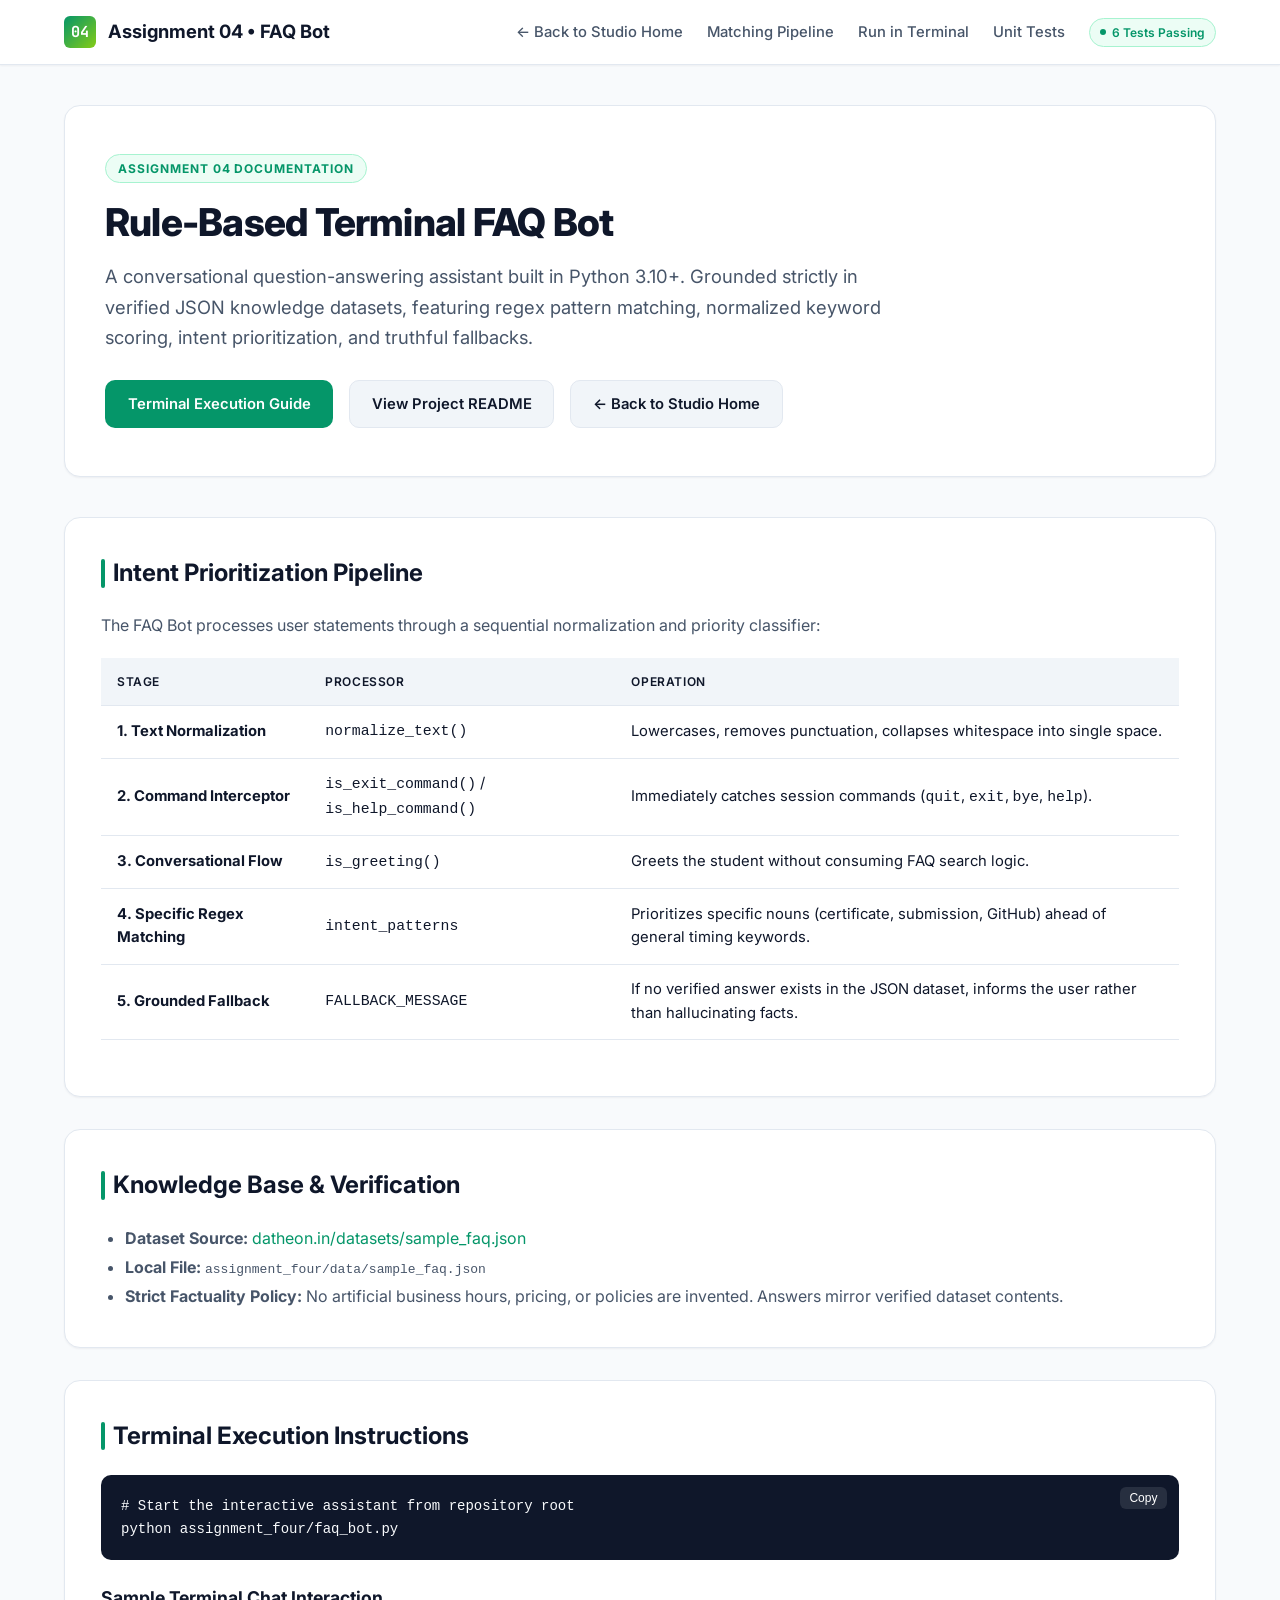
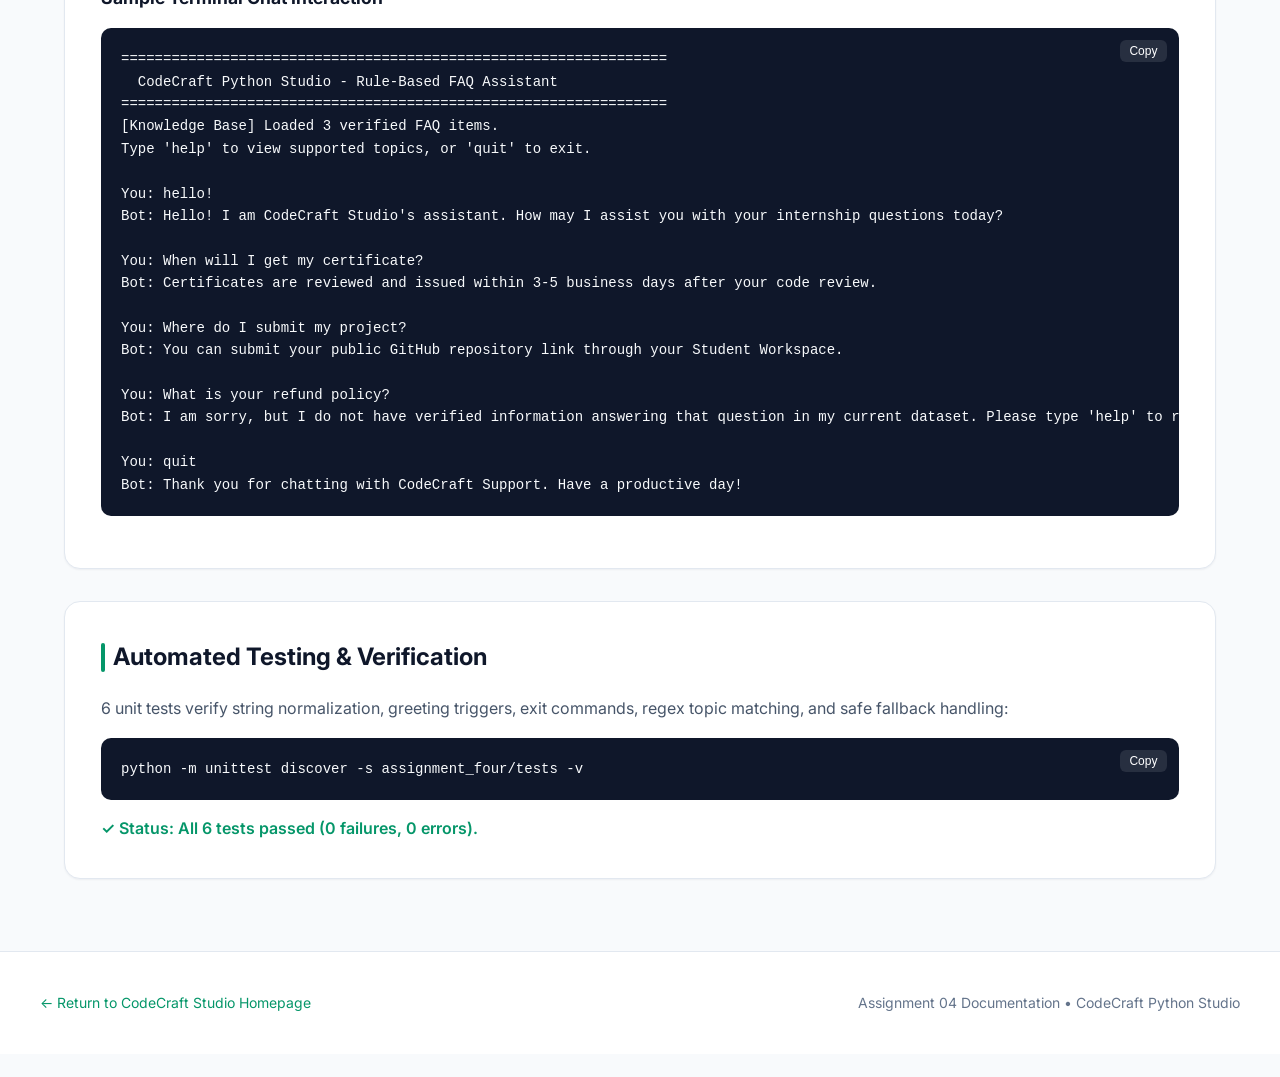
<file: assignment_four/index.htm>
<!DOCTYPE html>
<html lang="en">
<head>
  <meta charset="UTF-8">
  <meta name="viewport" content="width=device-width, initial-scale=1.0">
  <title>Assignment 04: Rule-Based Terminal FAQ Bot - CodeCraft Studio</title>
  <meta name="description" content="Technical documentation and execution guide for Assignment 04: Rule-Based Terminal FAQ Bot.">
  <link rel="stylesheet" href="../interface/css/studio.css">
  <script defer src="../interface/js/studio.js"></script>
</head>
<body>

  <header class="studio-header" role="banner">
    <div class="header-container">
      <div class="brand-badge">
        <div class="brand-icon" aria-hidden="true">04</div>
        <span>Assignment 04 &bull; FAQ Bot</span>
      </div>
      <nav aria-label="Page Navigation">
        <ul class="nav-links">
          <li><a href="../index.htm">&larr; Back to Studio Home</a></li>
          <li><a href="#pipeline">Matching Pipeline</a></li>
          <li><a href="#execution">Run in Terminal</a></li>
          <li><a href="#testing">Unit Tests</a></li>
          <li><span class="status-pill">6 Tests Passing</span></li>
        </ul>
      </nav>
    </div>
  </header>

  <main class="main-layout" id="main-content">

    <section class="hero-section" aria-labelledby="a4-title">
      <span class="hero-tag">Assignment 04 Documentation</span>
      <h1 class="hero-title" id="a4-title">Rule-Based Terminal FAQ Bot</h1>
      <p class="hero-subtitle">
        A conversational question-answering assistant built in Python 3.10+. 
        Grounded strictly in verified JSON knowledge datasets, featuring regex pattern matching, 
        normalized keyword scoring, intent prioritization, and truthful fallbacks.
      </p>
      <div class="hero-actions">
        <a href="#execution" class="btn btn-primary">Terminal Execution Guide</a>
        <a href="README.md" class="btn btn-secondary">View Project README</a>
        <a href="../index.htm" class="btn btn-secondary">&larr; Back to Studio Home</a>
      </div>
    </section>

    <!-- Architecture & Matching Pipeline -->
    <section class="doc-section" id="pipeline">
      <h2 class="section-title">Intent Prioritization Pipeline</h2>
      <p style="color: var(--text-muted); margin-bottom: 1.25rem;">
        The FAQ Bot processes user statements through a sequential normalization and priority classifier:
      </p>

      <div class="data-table-wrapper">
        <table class="data-table">
          <thead>
            <tr>
              <th>Stage</th>
              <th>Processor</th>
              <th>Operation</th>
            </tr>
          </thead>
          <tbody>
            <tr>
              <td><strong>1. Text Normalization</strong></td>
              <td><code>normalize_text()</code></td>
              <td>Lowercases, removes punctuation, collapses whitespace into single space.</td>
            </tr>
            <tr>
              <td><strong>2. Command Interceptor</strong></td>
              <td><code>is_exit_command()</code> / <code>is_help_command()</code></td>
              <td>Immediately catches session commands (<code>quit</code>, <code>exit</code>, <code>bye</code>, <code>help</code>).</td>
            </tr>
            <tr>
              <td><strong>3. Conversational Flow</strong></td>
              <td><code>is_greeting()</code></td>
              <td>Greets the student without consuming FAQ search logic.</td>
            </tr>
            <tr>
              <td><strong>4. Specific Regex Matching</strong></td>
              <td><code>intent_patterns</code></td>
              <td>Prioritizes specific nouns (certificate, submission, GitHub) ahead of general timing keywords.</td>
            </tr>
            <tr>
              <td><strong>5. Grounded Fallback</strong></td>
              <td><code>FALLBACK_MESSAGE</code></td>
              <td>If no verified answer exists in the JSON dataset, informs the user rather than hallucinating facts.</td>
            </tr>
          </tbody>
        </table>
      </div>
    </section>

    <!-- Grounded Dataset -->
    <section class="doc-section">
      <h2 class="section-title">Knowledge Base & Verification</h2>
      <ul style="margin-left: 1.5rem; color: var(--text-muted); line-height: 1.8;">
        <li><strong>Dataset Source:</strong> <a href="https://www.datheon.in/datasets/sample_faq.json" target="_blank" rel="noopener">datheon.in/datasets/sample_faq.json</a></li>
        <li><strong>Local File:</strong> <code>assignment_four/data/sample_faq.json</code></li>
        <li><strong>Strict Factuality Policy:</strong> No artificial business hours, pricing, or policies are invented. Answers mirror verified dataset contents.</li>
      </ul>
    </section>

    <!-- Terminal Execution Instructions -->
    <section class="doc-section" id="execution">
      <h2 class="section-title">Terminal Execution Instructions</h2>

      <div class="code-block">
        <pre><code># Start the interactive assistant from repository root
python assignment_four/faq_bot.py</code></pre>
      </div>

      <h3 style="margin-top: 1.5rem; font-size: 1.1rem;">Sample Terminal Chat Interaction</h3>
      <div class="code-block">
        <pre><code>=================================================================
  CodeCraft Python Studio - Rule-Based FAQ Assistant
=================================================================
[Knowledge Base] Loaded 3 verified FAQ items.
Type 'help' to view supported topics, or 'quit' to exit.

You: hello!
Bot: Hello! I am CodeCraft Studio's assistant. How may I assist you with your internship questions today?

You: When will I get my certificate?
Bot: Certificates are reviewed and issued within 3-5 business days after your code review.

You: Where do I submit my project?
Bot: You can submit your public GitHub repository link through your Student Workspace.

You: What is your refund policy?
Bot: I am sorry, but I do not have verified information answering that question in my current dataset. Please type 'help' to review supported topics or consult your program coordinator.

You: quit
Bot: Thank you for chatting with CodeCraft Support. Have a productive day!</code></pre>
      </div>
    </section>

    <!-- Unit Testing -->
    <section class="doc-section" id="testing">
      <h2 class="section-title">Automated Testing & Verification</h2>
      <p style="color: var(--text-muted); margin-bottom: 1rem;">
        6 unit tests verify string normalization, greeting triggers, exit commands, regex topic matching, and safe fallback handling:
      </p>
      <div class="code-block">
        <pre><code>python -m unittest discover -s assignment_four/tests -v</code></pre>
      </div>
      <p style="color: var(--emerald-primary); font-weight: 600; margin-top: 0.5rem;">
        &check; Status: All 6 tests passed (0 failures, 0 errors).
      </p>
    </section>

  </main>

  <footer class="studio-footer" role="contentinfo">
    <div class="footer-content">
      <div>
        <a href="../index.htm">&larr; Return to CodeCraft Studio Homepage</a>
      </div>
      <div>
        Assignment 04 Documentation &bull; CodeCraft Python Studio
      </div>
    </div>
  </footer>

</body>
</html>
</file>
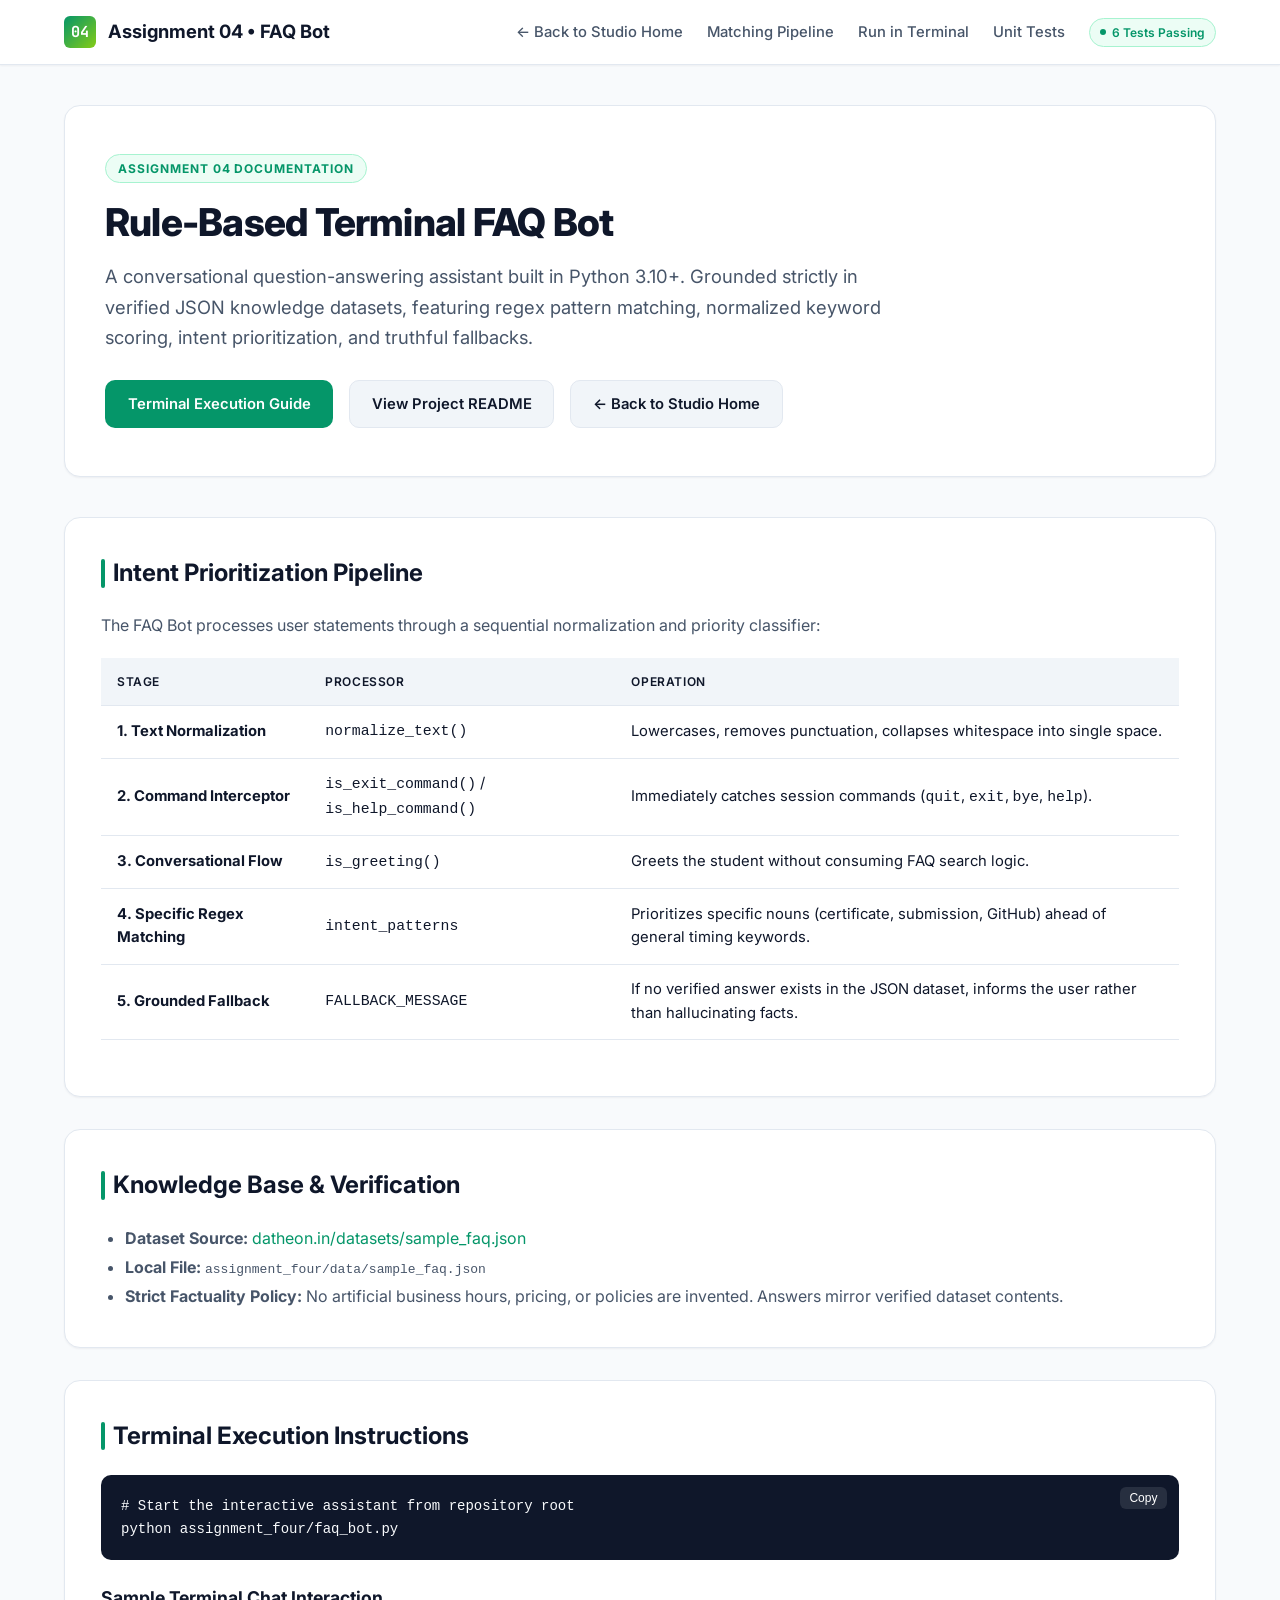
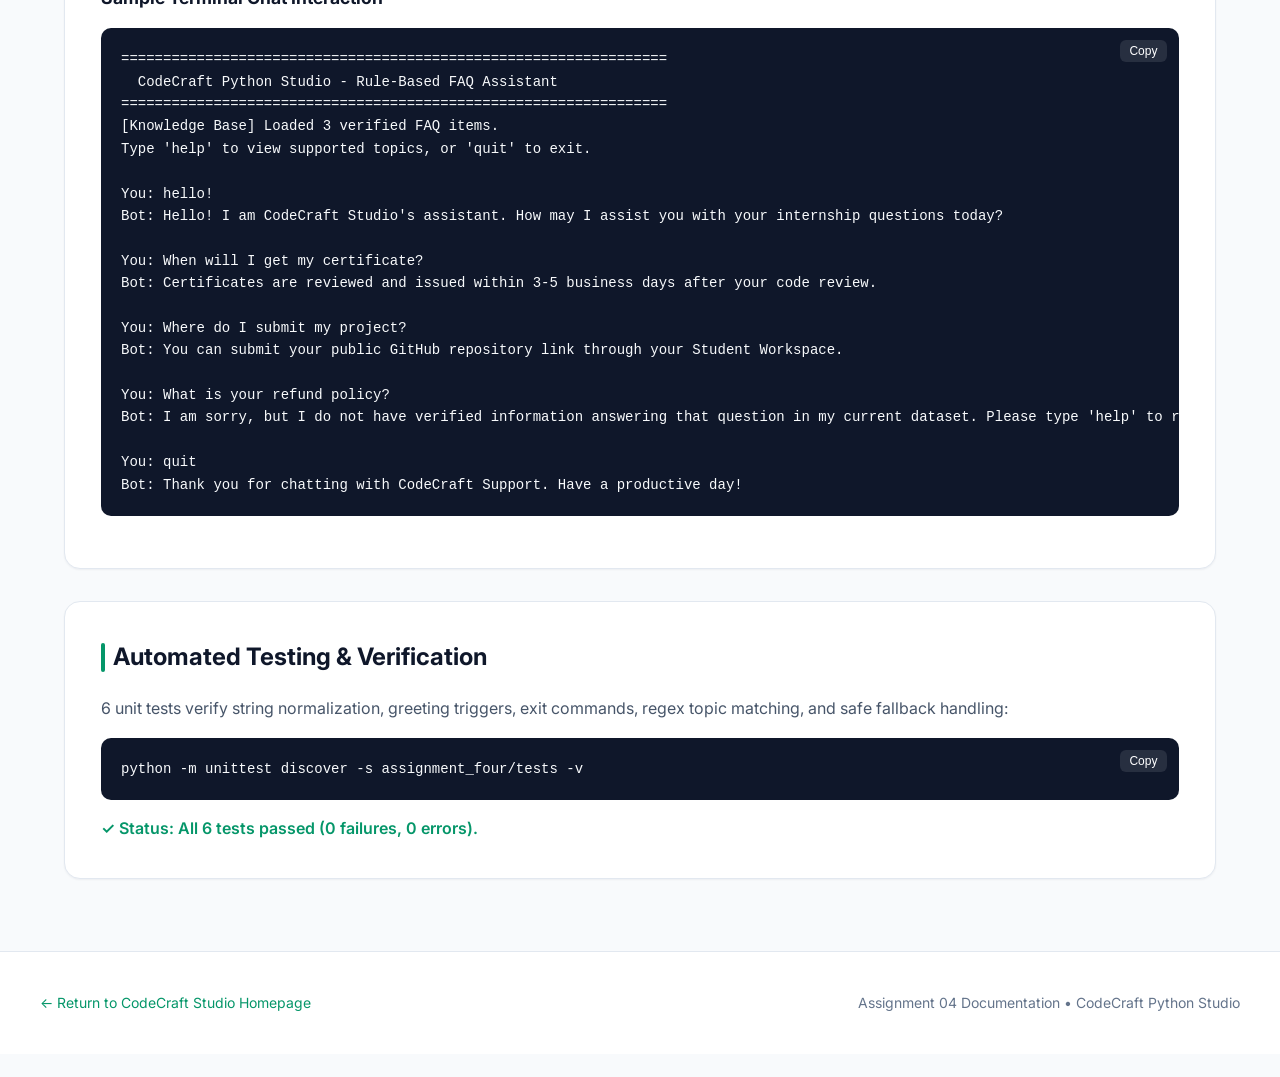
<file: assignment_four/index.html>
<!DOCTYPE html>
<html lang="en">
<head>
  <meta charset="UTF-8">
  <meta name="viewport" content="width=device-width, initial-scale=1.0">
  <title>Assignment 04: Rule-Based Terminal FAQ Bot - CodeCraft Studio</title>
  <meta name="description" content="Technical documentation and execution guide for Assignment 04: Rule-Based Terminal FAQ Bot.">
  <link rel="stylesheet" href="../interface/css/studio.css">
  <script defer src="../interface/js/studio.js"></script>
</head>
<body>

  <header class="studio-header" role="banner">
    <div class="header-container">
      <div class="brand-badge">
        <div class="brand-icon" aria-hidden="true">04</div>
        <span>Assignment 04 &bull; FAQ Bot</span>
      </div>
      <nav aria-label="Page Navigation">
        <ul class="nav-links">
          <li><a href="../index.html">&larr; Back to Studio Home</a></li>
          <li><a href="#pipeline">Matching Pipeline</a></li>
          <li><a href="#execution">Run in Terminal</a></li>
          <li><a href="#testing">Unit Tests</a></li>
          <li><span class="status-pill">6 Tests Passing</span></li>
        </ul>
      </nav>
    </div>
  </header>

  <main class="main-layout" id="main-content">

    <section class="hero-section" aria-labelledby="a4-title">
      <span class="hero-tag">Assignment 04 Documentation</span>
      <h1 class="hero-title" id="a4-title">Rule-Based Terminal FAQ Bot</h1>
      <p class="hero-subtitle">
        A conversational question-answering assistant built in Python 3.10+. 
        Grounded strictly in verified JSON knowledge datasets, featuring regex pattern matching, 
        normalized keyword scoring, intent prioritization, and truthful fallbacks.
      </p>
      <div class="hero-actions">
        <a href="#execution" class="btn btn-primary">Terminal Execution Guide</a>
        <a href="README.md" class="btn btn-secondary">View Project README</a>
        <a href="../index.html" class="btn btn-secondary">&larr; Back to Studio Home</a>
      </div>
    </section>

    <!-- Architecture & Matching Pipeline -->
    <section class="doc-section" id="pipeline">
      <h2 class="section-title">Intent Prioritization Pipeline</h2>
      <p style="color: var(--text-muted); margin-bottom: 1.25rem;">
        The FAQ Bot processes user statements through a sequential normalization and priority classifier:
      </p>

      <div class="data-table-wrapper">
        <table class="data-table">
          <thead>
            <tr>
              <th>Stage</th>
              <th>Processor</th>
              <th>Operation</th>
            </tr>
          </thead>
          <tbody>
            <tr>
              <td><strong>1. Text Normalization</strong></td>
              <td><code>normalize_text()</code></td>
              <td>Lowercases, removes punctuation, collapses whitespace into single space.</td>
            </tr>
            <tr>
              <td><strong>2. Command Interceptor</strong></td>
              <td><code>is_exit_command()</code> / <code>is_help_command()</code></td>
              <td>Immediately catches session commands (<code>quit</code>, <code>exit</code>, <code>bye</code>, <code>help</code>).</td>
            </tr>
            <tr>
              <td><strong>3. Conversational Flow</strong></td>
              <td><code>is_greeting()</code></td>
              <td>Greets the student without consuming FAQ search logic.</td>
            </tr>
            <tr>
              <td><strong>4. Specific Regex Matching</strong></td>
              <td><code>intent_patterns</code></td>
              <td>Prioritizes specific nouns (certificate, submission, GitHub) ahead of general timing keywords.</td>
            </tr>
            <tr>
              <td><strong>5. Grounded Fallback</strong></td>
              <td><code>FALLBACK_MESSAGE</code></td>
              <td>If no verified answer exists in the JSON dataset, informs the user rather than hallucinating facts.</td>
            </tr>
          </tbody>
        </table>
      </div>
    </section>

    <!-- Grounded Dataset -->
    <section class="doc-section">
      <h2 class="section-title">Knowledge Base & Verification</h2>
      <ul style="margin-left: 1.5rem; color: var(--text-muted); line-height: 1.8;">
        <li><strong>Dataset Source:</strong> <a href="https://www.datheon.in/datasets/sample_faq.json" target="_blank" rel="noopener">datheon.in/datasets/sample_faq.json</a></li>
        <li><strong>Local File:</strong> <code>assignment_four/data/sample_faq.json</code></li>
        <li><strong>Strict Factuality Policy:</strong> No artificial business hours, pricing, or policies are invented. Answers mirror verified dataset contents.</li>
      </ul>
    </section>

    <!-- Terminal Execution Instructions -->
    <section class="doc-section" id="execution">
      <h2 class="section-title">Terminal Execution Instructions</h2>

      <div class="code-block">
        <pre><code># Start the interactive assistant from repository root
python assignment_four/faq_bot.py</code></pre>
      </div>

      <h3 style="margin-top: 1.5rem; font-size: 1.1rem;">Sample Terminal Chat Interaction</h3>
      <div class="code-block">
        <pre><code>=================================================================
  CodeCraft Python Studio - Rule-Based FAQ Assistant
=================================================================
[Knowledge Base] Loaded 3 verified FAQ items.
Type 'help' to view supported topics, or 'quit' to exit.

You: hello!
Bot: Hello! I am CodeCraft Studio's assistant. How may I assist you with your internship questions today?

You: When will I get my certificate?
Bot: Certificates are reviewed and issued within 3-5 business days after your code review.

You: Where do I submit my project?
Bot: You can submit your public GitHub repository link through your Student Workspace.

You: What is your refund policy?
Bot: I am sorry, but I do not have verified information answering that question in my current dataset. Please type 'help' to review supported topics or consult your program coordinator.

You: quit
Bot: Thank you for chatting with CodeCraft Support. Have a productive day!</code></pre>
      </div>
    </section>

    <!-- Unit Testing -->
    <section class="doc-section" id="testing">
      <h2 class="section-title">Automated Testing & Verification</h2>
      <p style="color: var(--text-muted); margin-bottom: 1rem;">
        6 unit tests verify string normalization, greeting triggers, exit commands, regex topic matching, and safe fallback handling:
      </p>
      <div class="code-block">
        <pre><code>python -m unittest discover -s assignment_four/tests -v</code></pre>
      </div>
      <p style="color: var(--emerald-primary); font-weight: 600; margin-top: 0.5rem;">
        &check; Status: All 6 tests passed (0 failures, 0 errors).
      </p>
    </section>

  </main>

  <footer class="studio-footer" role="contentinfo">
    <div class="footer-content">
      <div>
        <a href="../index.html">&larr; Return to CodeCraft Studio Homepage</a>
      </div>
      <div>
        Assignment 04 Documentation &bull; CodeCraft Python Studio
      </div>
    </div>
  </footer>

</body>
</html>
</file>
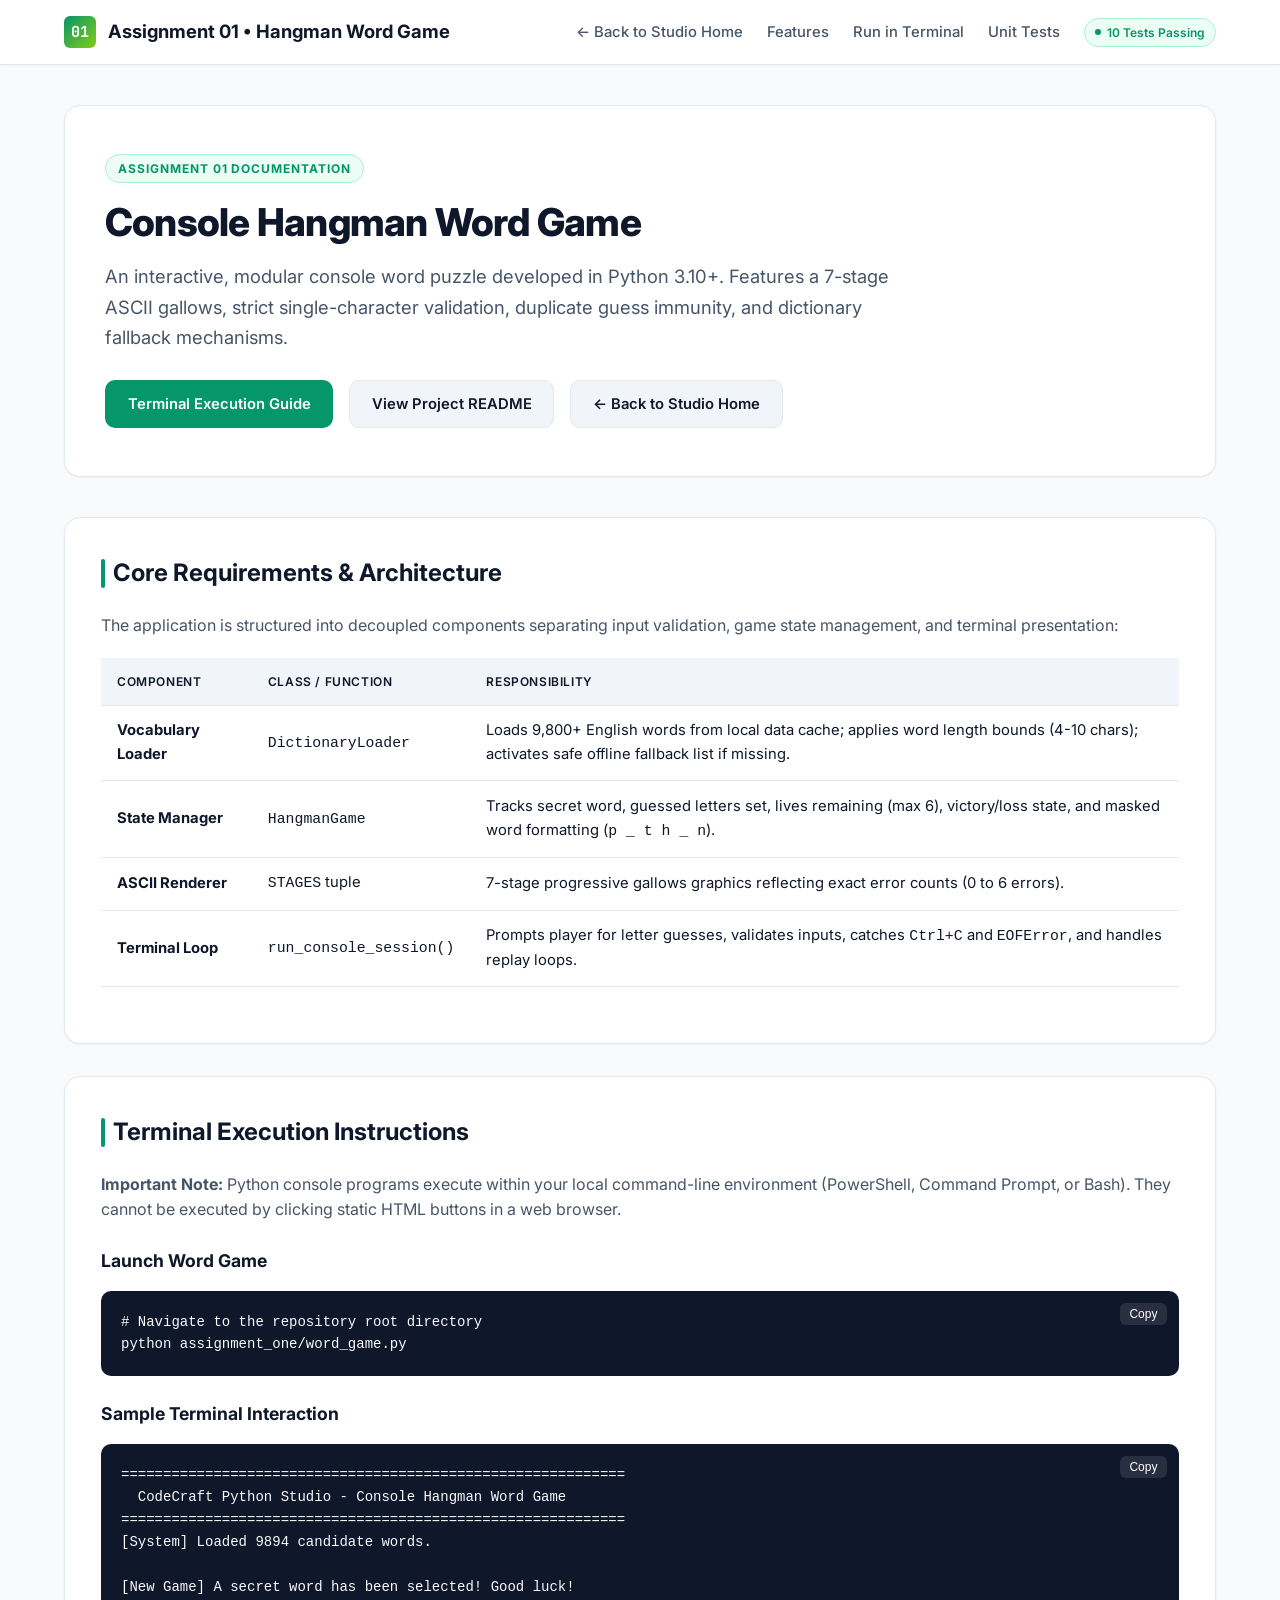
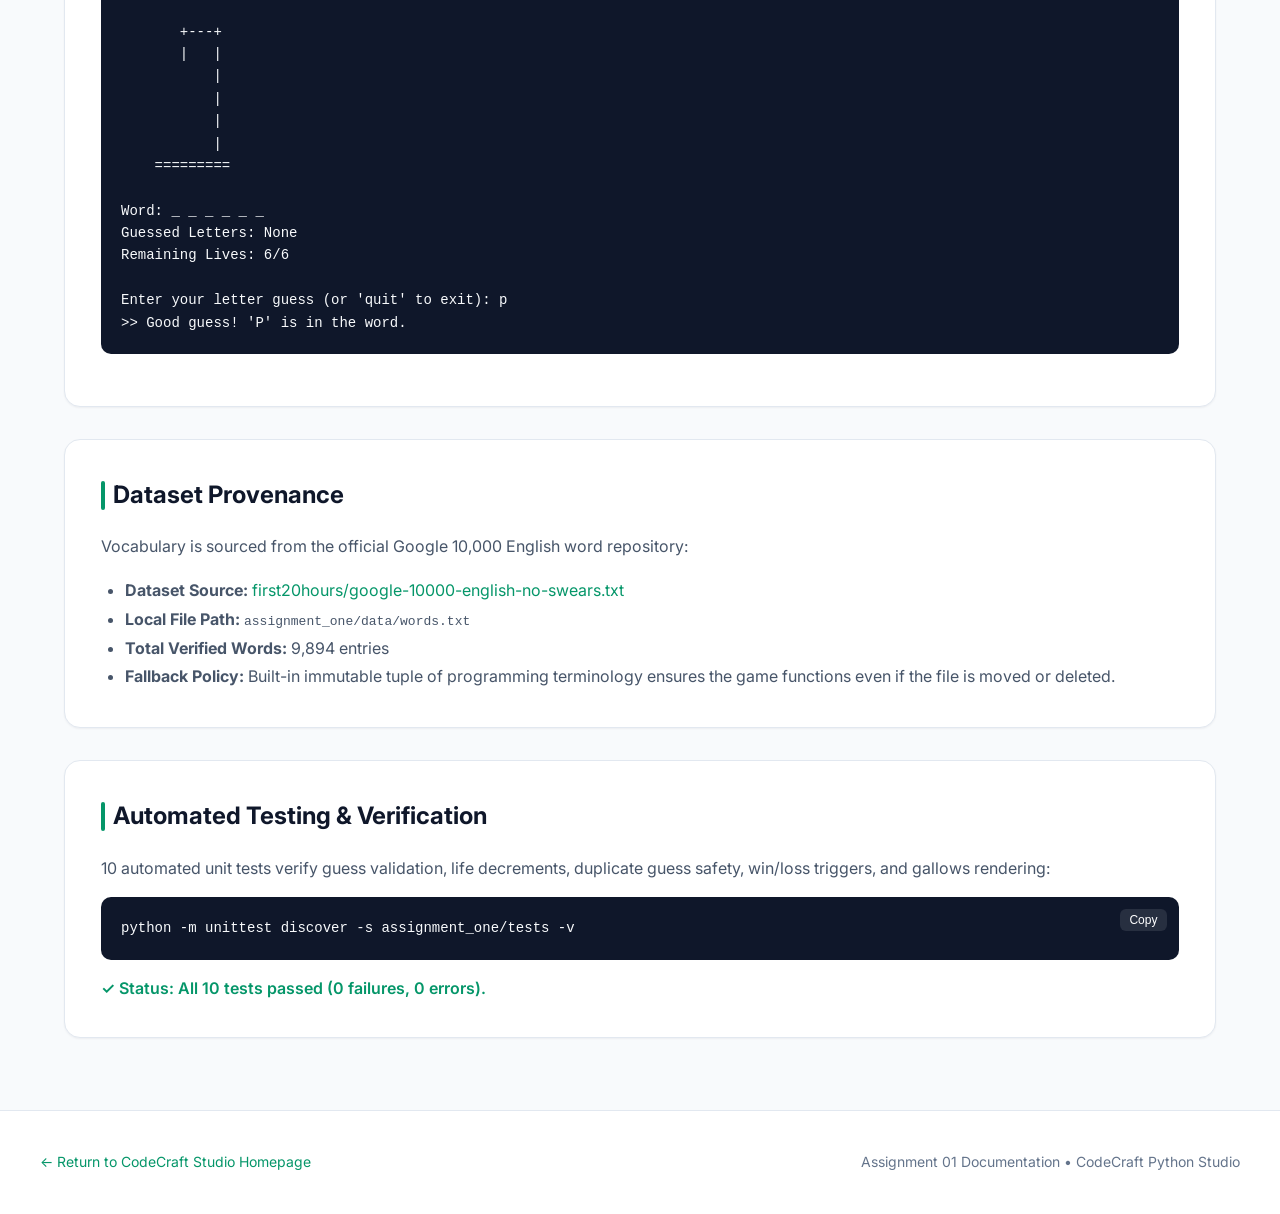
<file: assignment_one/index.htm>
<!DOCTYPE html>
<html lang="en">
<head>
  <meta charset="UTF-8">
  <meta name="viewport" content="width=device-width, initial-scale=1.0">
  <title>Assignment 01: Console Hangman Word Game - CodeCraft Studio</title>
  <meta name="description" content="Technical documentation and execution guide for Assignment 01: Console Hangman Word Game.">
  <link rel="stylesheet" href="../interface/css/studio.css">
  <script defer src="../interface/js/studio.js"></script>
</head>
<body>

  <header class="studio-header" role="banner">
    <div class="header-container">
      <div class="brand-badge">
        <div class="brand-icon" aria-hidden="true">01</div>
        <span>Assignment 01 &bull; Hangman Word Game</span>
      </div>
      <nav aria-label="Page Navigation">
        <ul class="nav-links">
          <li><a href="../index.htm">&larr; Back to Studio Home</a></li>
          <li><a href="#features">Features</a></li>
          <li><a href="#execution">Run in Terminal</a></li>
          <li><a href="#testing">Unit Tests</a></li>
          <li><span class="status-pill">10 Tests Passing</span></li>
        </ul>
      </nav>
    </div>
  </header>

  <main class="main-layout" id="main-content">

    <section class="hero-section" aria-labelledby="a1-title">
      <span class="hero-tag">Assignment 01 Documentation</span>
      <h1 class="hero-title" id="a1-title">Console Hangman Word Game</h1>
      <p class="hero-subtitle">
        An interactive, modular console word puzzle developed in Python 3.10+. 
        Features a 7-stage ASCII gallows, strict single-character validation, 
        duplicate guess immunity, and dictionary fallback mechanisms.
      </p>
      <div class="hero-actions">
        <a href="#execution" class="btn btn-primary">Terminal Execution Guide</a>
        <a href="README.md" class="btn btn-secondary">View Project README</a>
        <a href="../index.htm" class="btn btn-secondary">&larr; Back to Studio Home</a>
      </div>
    </section>

    <!-- Project Specifications -->
    <section class="doc-section" id="features">
      <h2 class="section-title">Core Requirements & Architecture</h2>
      <p style="color: var(--text-muted); margin-bottom: 1rem;">
        The application is structured into decoupled components separating input validation, game state management, 
        and terminal presentation:
      </p>

      <div class="data-table-wrapper">
        <table class="data-table">
          <thead>
            <tr>
              <th>Component</th>
              <th>Class / Function</th>
              <th>Responsibility</th>
            </tr>
          </thead>
          <tbody>
            <tr>
              <td><strong>Vocabulary Loader</strong></td>
              <td><code>DictionaryLoader</code></td>
              <td>Loads 9,800+ English words from local data cache; applies word length bounds (4-10 chars); activates safe offline fallback list if missing.</td>
            </tr>
            <tr>
              <td><strong>State Manager</strong></td>
              <td><code>HangmanGame</code></td>
              <td>Tracks secret word, guessed letters set, lives remaining (max 6), victory/loss state, and masked word formatting (<code>p _ t h _ n</code>).</td>
            </tr>
            <tr>
              <td><strong>ASCII Renderer</strong></td>
              <td><code>STAGES</code> tuple</td>
              <td>7-stage progressive gallows graphics reflecting exact error counts (0 to 6 errors).</td>
            </tr>
            <tr>
              <td><strong>Terminal Loop</strong></td>
              <td><code>run_console_session()</code></td>
              <td>Prompts player for letter guesses, validates inputs, catches <code>Ctrl+C</code> and <code>EOFError</code>, and handles replay loops.</td>
            </tr>
          </tbody>
        </table>
      </div>
    </section>

    <!-- Terminal Execution Instructions -->
    <section class="doc-section" id="execution">
      <h2 class="section-title">Terminal Execution Instructions</h2>
      <p style="color: var(--text-muted);">
        <strong>Important Note:</strong> Python console programs execute within your local command-line environment (PowerShell, Command Prompt, or Bash). 
        They cannot be executed by clicking static HTML buttons in a web browser.
      </p>

      <h3 style="margin-top: 1.5rem; font-size: 1.1rem;">Launch Word Game</h3>
      <div class="code-block">
        <pre><code># Navigate to the repository root directory
python assignment_one/word_game.py</code></pre>
      </div>

      <h3 style="margin-top: 1.5rem; font-size: 1.1rem;">Sample Terminal Interaction</h3>
      <div class="code-block">
        <pre><code>============================================================
  CodeCraft Python Studio - Console Hangman Word Game
============================================================
[System] Loaded 9894 candidate words.

[New Game] A secret word has been selected! Good luck!

       +---+
       |   |
           |
           |
           |
           |
    =========
    
Word: _ _ _ _ _ _
Guessed Letters: None
Remaining Lives: 6/6

Enter your letter guess (or 'quit' to exit): p
>> Good guess! 'P' is in the word.</code></pre>
      </div>
    </section>

    <!-- Dataset Provenance -->
    <section class="doc-section">
      <h2 class="section-title">Dataset Provenance</h2>
      <p style="color: var(--text-muted); margin-bottom: 1rem;">
        Vocabulary is sourced from the official Google 10,000 English word repository:
      </p>
      <ul style="margin-left: 1.5rem; color: var(--text-muted); line-height: 1.8;">
        <li><strong>Dataset Source:</strong> <a href="https://raw.githubusercontent.com/first20hours/google-10000-english/master/google-10000-english-no-swears.txt" target="_blank" rel="noopener">first20hours/google-10000-english-no-swears.txt</a></li>
        <li><strong>Local File Path:</strong> <code>assignment_one/data/words.txt</code></li>
        <li><strong>Total Verified Words:</strong> 9,894 entries</li>
        <li><strong>Fallback Policy:</strong> Built-in immutable tuple of programming terminology ensures the game functions even if the file is moved or deleted.</li>
      </ul>
    </section>

    <!-- Unit Testing -->
    <section class="doc-section" id="testing">
      <h2 class="section-title">Automated Testing & Verification</h2>
      <p style="color: var(--text-muted); margin-bottom: 1rem;">
        10 automated unit tests verify guess validation, life decrements, duplicate guess safety, win/loss triggers, and gallows rendering:
      </p>
      <div class="code-block">
        <pre><code>python -m unittest discover -s assignment_one/tests -v</code></pre>
      </div>
      <p style="color: var(--emerald-primary); font-weight: 600; margin-top: 0.5rem;">
        &check; Status: All 10 tests passed (0 failures, 0 errors).
      </p>
    </section>

  </main>

  <footer class="studio-footer" role="contentinfo">
    <div class="footer-content">
      <div>
        <a href="../index.htm">&larr; Return to CodeCraft Studio Homepage</a>
      </div>
      <div>
        Assignment 01 Documentation &bull; CodeCraft Python Studio
      </div>
    </div>
  </footer>

</body>
</html>
</file>
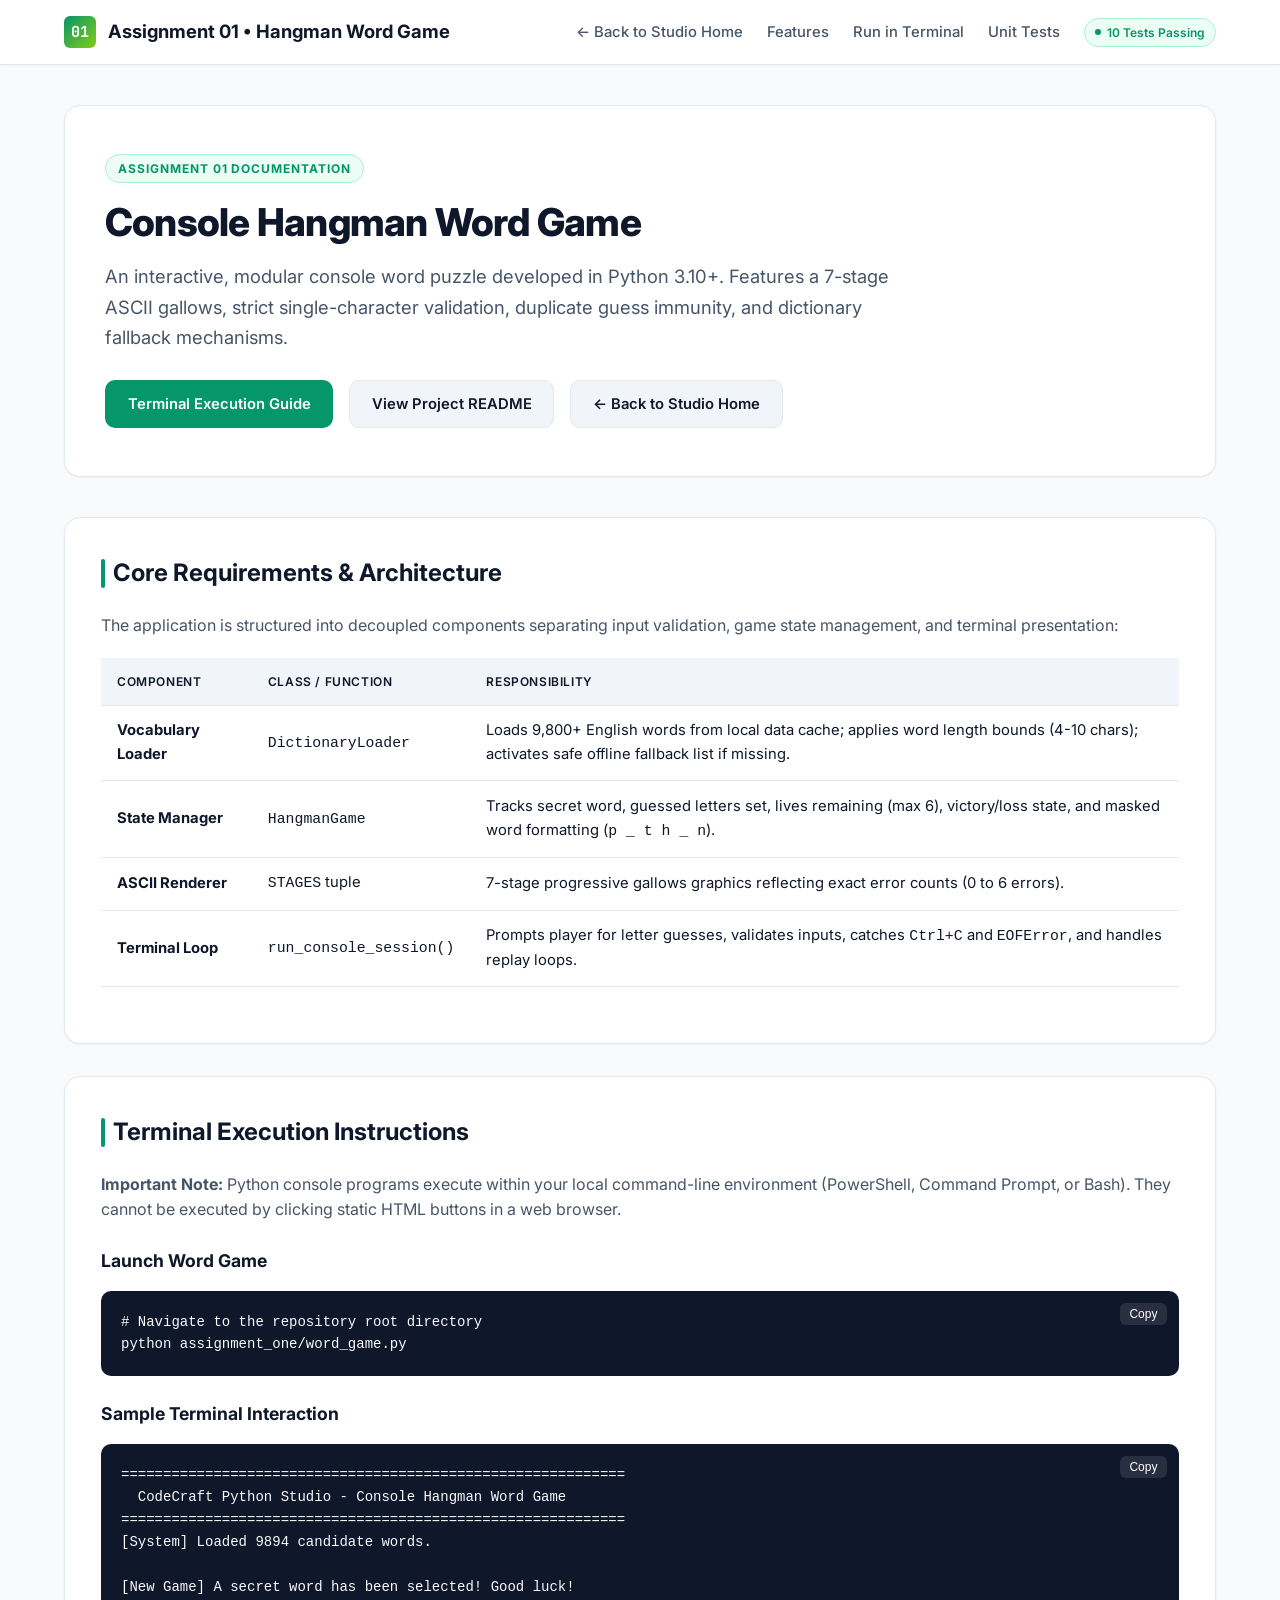
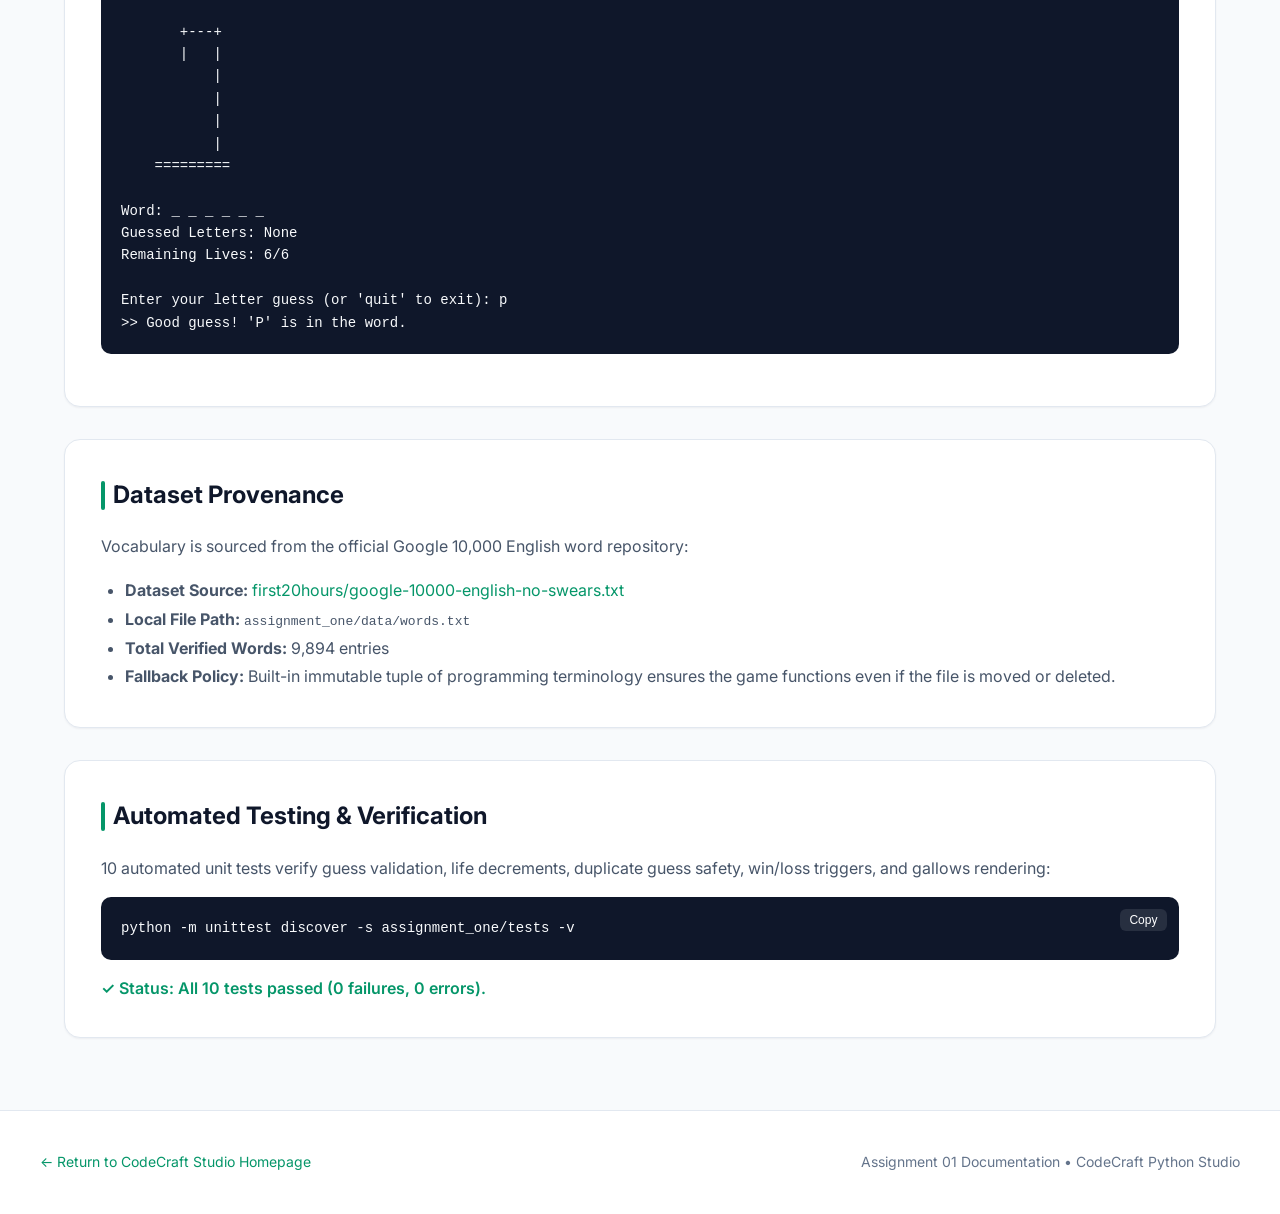
<file: assignment_one/index.html>
<!DOCTYPE html>
<html lang="en">
<head>
  <meta charset="UTF-8">
  <meta name="viewport" content="width=device-width, initial-scale=1.0">
  <title>Assignment 01: Console Hangman Word Game - CodeCraft Studio</title>
  <meta name="description" content="Technical documentation and execution guide for Assignment 01: Console Hangman Word Game.">
  <link rel="stylesheet" href="../interface/css/studio.css">
  <script defer src="../interface/js/studio.js"></script>
</head>
<body>

  <header class="studio-header" role="banner">
    <div class="header-container">
      <div class="brand-badge">
        <div class="brand-icon" aria-hidden="true">01</div>
        <span>Assignment 01 &bull; Hangman Word Game</span>
      </div>
      <nav aria-label="Page Navigation">
        <ul class="nav-links">
          <li><a href="../index.html">&larr; Back to Studio Home</a></li>
          <li><a href="#features">Features</a></li>
          <li><a href="#execution">Run in Terminal</a></li>
          <li><a href="#testing">Unit Tests</a></li>
          <li><span class="status-pill">10 Tests Passing</span></li>
        </ul>
      </nav>
    </div>
  </header>

  <main class="main-layout" id="main-content">

    <section class="hero-section" aria-labelledby="a1-title">
      <span class="hero-tag">Assignment 01 Documentation</span>
      <h1 class="hero-title" id="a1-title">Console Hangman Word Game</h1>
      <p class="hero-subtitle">
        An interactive, modular console word puzzle developed in Python 3.10+. 
        Features a 7-stage ASCII gallows, strict single-character validation, 
        duplicate guess immunity, and dictionary fallback mechanisms.
      </p>
      <div class="hero-actions">
        <a href="#execution" class="btn btn-primary">Terminal Execution Guide</a>
        <a href="README.md" class="btn btn-secondary">View Project README</a>
        <a href="../index.html" class="btn btn-secondary">&larr; Back to Studio Home</a>
      </div>
    </section>

    <!-- Project Specifications -->
    <section class="doc-section" id="features">
      <h2 class="section-title">Core Requirements & Architecture</h2>
      <p style="color: var(--text-muted); margin-bottom: 1rem;">
        The application is structured into decoupled components separating input validation, game state management, 
        and terminal presentation:
      </p>

      <div class="data-table-wrapper">
        <table class="data-table">
          <thead>
            <tr>
              <th>Component</th>
              <th>Class / Function</th>
              <th>Responsibility</th>
            </tr>
          </thead>
          <tbody>
            <tr>
              <td><strong>Vocabulary Loader</strong></td>
              <td><code>DictionaryLoader</code></td>
              <td>Loads 9,800+ English words from local data cache; applies word length bounds (4-10 chars); activates safe offline fallback list if missing.</td>
            </tr>
            <tr>
              <td><strong>State Manager</strong></td>
              <td><code>HangmanGame</code></td>
              <td>Tracks secret word, guessed letters set, lives remaining (max 6), victory/loss state, and masked word formatting (<code>p _ t h _ n</code>).</td>
            </tr>
            <tr>
              <td><strong>ASCII Renderer</strong></td>
              <td><code>STAGES</code> tuple</td>
              <td>7-stage progressive gallows graphics reflecting exact error counts (0 to 6 errors).</td>
            </tr>
            <tr>
              <td><strong>Terminal Loop</strong></td>
              <td><code>run_console_session()</code></td>
              <td>Prompts player for letter guesses, validates inputs, catches <code>Ctrl+C</code> and <code>EOFError</code>, and handles replay loops.</td>
            </tr>
          </tbody>
        </table>
      </div>
    </section>

    <!-- Terminal Execution Instructions -->
    <section class="doc-section" id="execution">
      <h2 class="section-title">Terminal Execution Instructions</h2>
      <p style="color: var(--text-muted);">
        <strong>Important Note:</strong> Python console programs execute within your local command-line environment (PowerShell, Command Prompt, or Bash). 
        They cannot be executed by clicking static HTML buttons in a web browser.
      </p>

      <h3 style="margin-top: 1.5rem; font-size: 1.1rem;">Launch Word Game</h3>
      <div class="code-block">
        <pre><code># Navigate to the repository root directory
python assignment_one/word_game.py</code></pre>
      </div>

      <h3 style="margin-top: 1.5rem; font-size: 1.1rem;">Sample Terminal Interaction</h3>
      <div class="code-block">
        <pre><code>============================================================
  CodeCraft Python Studio - Console Hangman Word Game
============================================================
[System] Loaded 9894 candidate words.

[New Game] A secret word has been selected! Good luck!

       +---+
       |   |
           |
           |
           |
           |
    =========
    
Word: _ _ _ _ _ _
Guessed Letters: None
Remaining Lives: 6/6

Enter your letter guess (or 'quit' to exit): p
>> Good guess! 'P' is in the word.</code></pre>
      </div>
    </section>

    <!-- Dataset Provenance -->
    <section class="doc-section">
      <h2 class="section-title">Dataset Provenance</h2>
      <p style="color: var(--text-muted); margin-bottom: 1rem;">
        Vocabulary is sourced from the official Google 10,000 English word repository:
      </p>
      <ul style="margin-left: 1.5rem; color: var(--text-muted); line-height: 1.8;">
        <li><strong>Dataset Source:</strong> <a href="https://raw.githubusercontent.com/first20hours/google-10000-english/master/google-10000-english-no-swears.txt" target="_blank" rel="noopener">first20hours/google-10000-english-no-swears.txt</a></li>
        <li><strong>Local File Path:</strong> <code>assignment_one/data/words.txt</code></li>
        <li><strong>Total Verified Words:</strong> 9,894 entries</li>
        <li><strong>Fallback Policy:</strong> Built-in immutable tuple of programming terminology ensures the game functions even if the file is moved or deleted.</li>
      </ul>
    </section>

    <!-- Unit Testing -->
    <section class="doc-section" id="testing">
      <h2 class="section-title">Automated Testing & Verification</h2>
      <p style="color: var(--text-muted); margin-bottom: 1rem;">
        10 automated unit tests verify guess validation, life decrements, duplicate guess safety, win/loss triggers, and gallows rendering:
      </p>
      <div class="code-block">
        <pre><code>python -m unittest discover -s assignment_one/tests -v</code></pre>
      </div>
      <p style="color: var(--emerald-primary); font-weight: 600; margin-top: 0.5rem;">
        &check; Status: All 10 tests passed (0 failures, 0 errors).
      </p>
    </section>

  </main>

  <footer class="studio-footer" role="contentinfo">
    <div class="footer-content">
      <div>
        <a href="../index.html">&larr; Return to CodeCraft Studio Homepage</a>
      </div>
      <div>
        Assignment 01 Documentation &bull; CodeCraft Python Studio
      </div>
    </div>
  </footer>

</body>
</html>
</file>
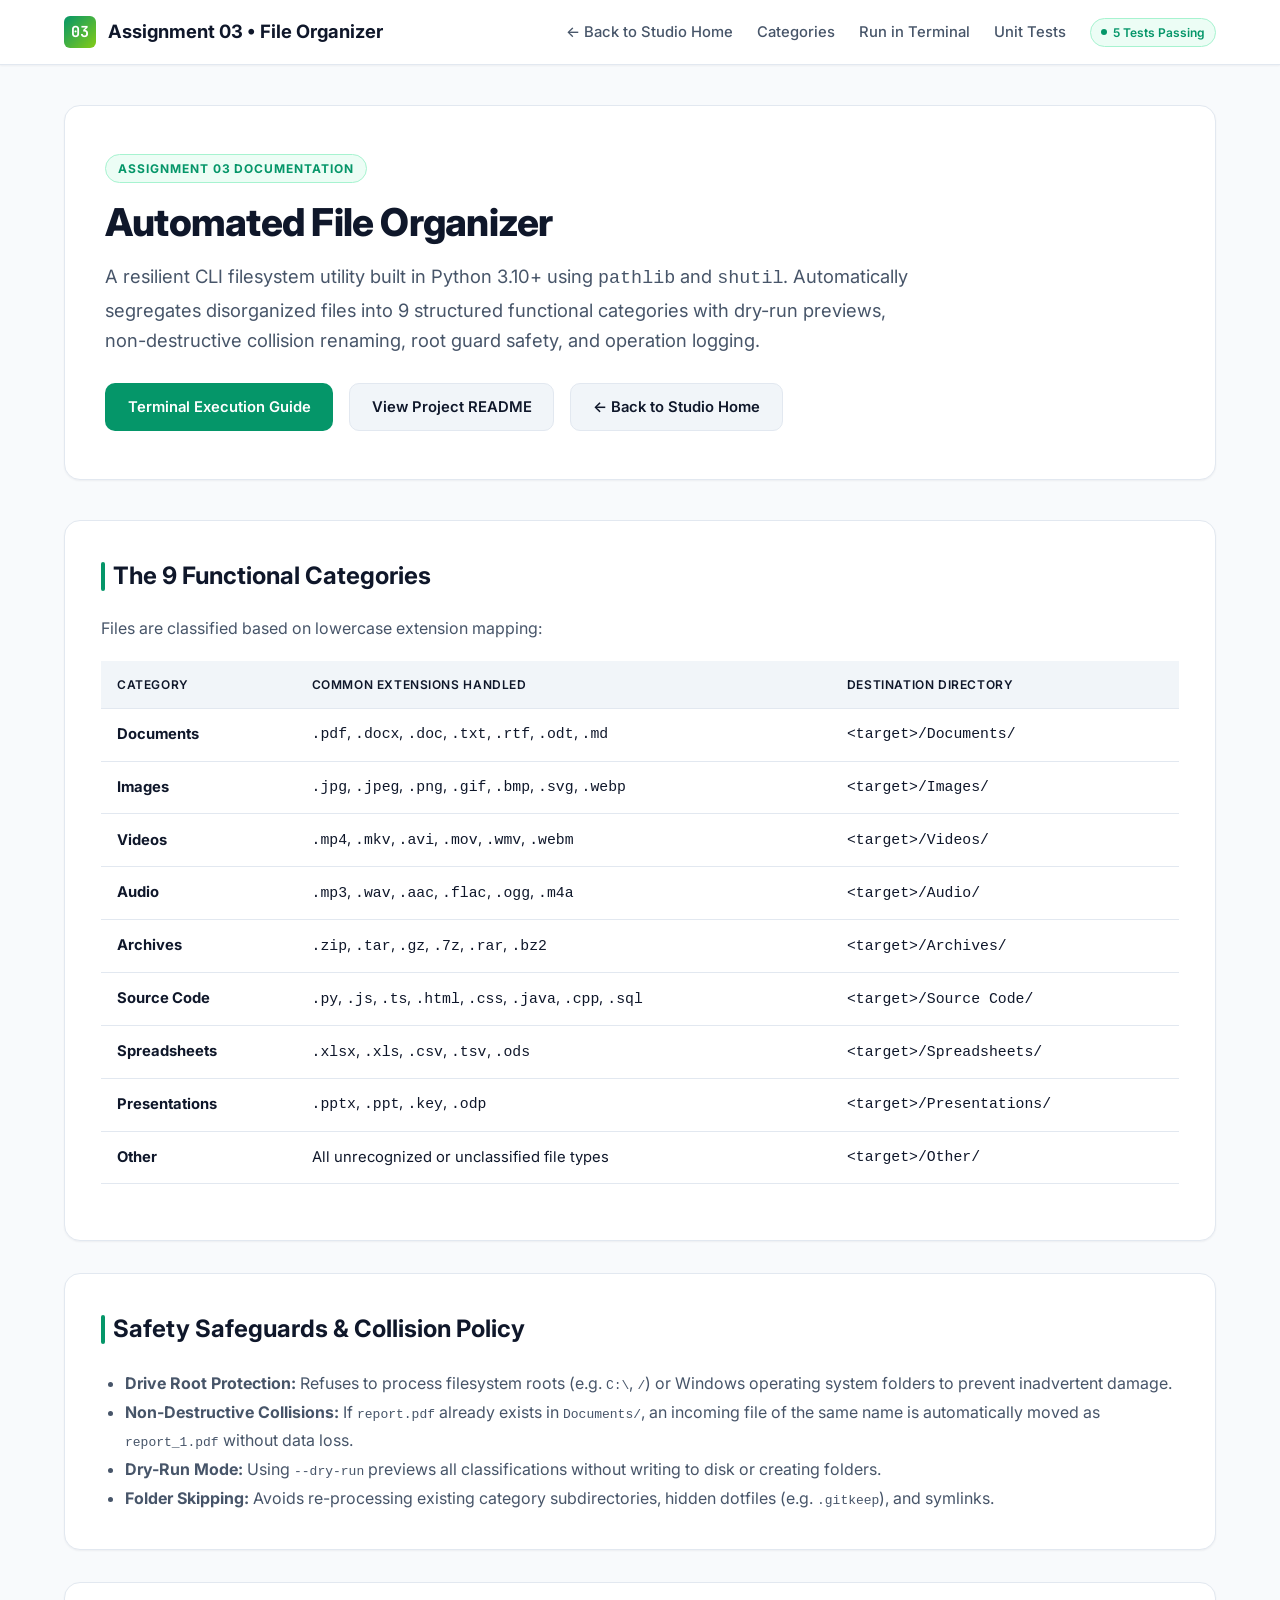
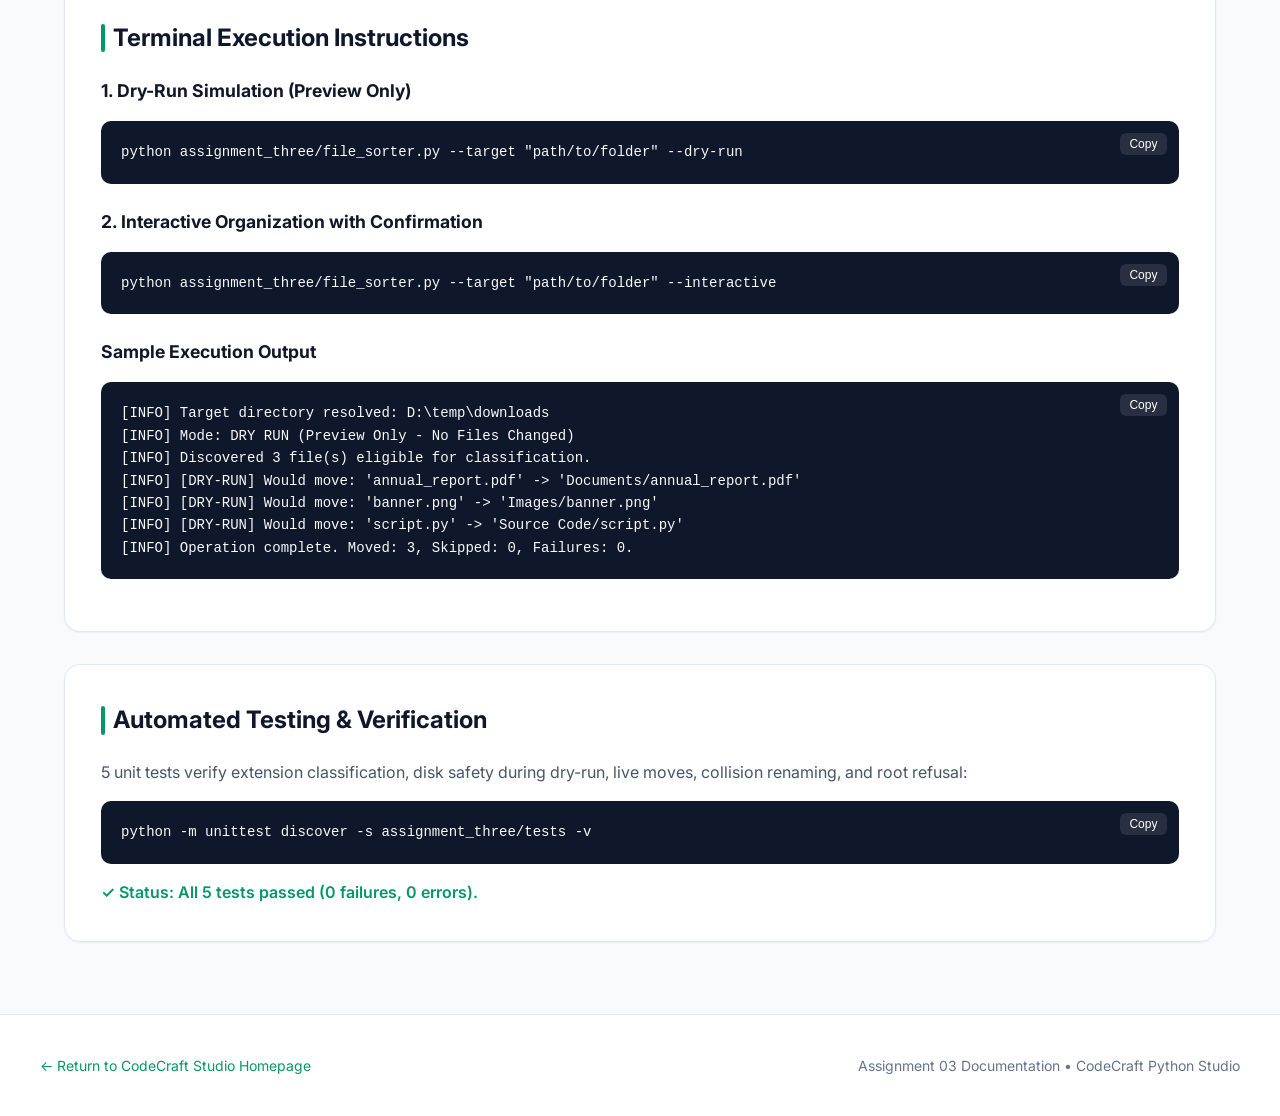
<file: assignment_three/index.htm>
<!DOCTYPE html>
<html lang="en">
<head>
  <meta charset="UTF-8">
  <meta name="viewport" content="width=device-width, initial-scale=1.0">
  <title>Assignment 03: Automated File Organizer - CodeCraft Studio</title>
  <meta name="description" content="Technical documentation and execution guide for Assignment 03: Automated File Organizer.">
  <link rel="stylesheet" href="../interface/css/studio.css">
  <script defer src="../interface/js/studio.js"></script>
</head>
<body>

  <header class="studio-header" role="banner">
    <div class="header-container">
      <div class="brand-badge">
        <div class="brand-icon" aria-hidden="true">03</div>
        <span>Assignment 03 &bull; File Organizer</span>
      </div>
      <nav aria-label="Page Navigation">
        <ul class="nav-links">
          <li><a href="../index.htm">&larr; Back to Studio Home</a></li>
          <li><a href="#categories">Categories</a></li>
          <li><a href="#execution">Run in Terminal</a></li>
          <li><a href="#testing">Unit Tests</a></li>
          <li><span class="status-pill">5 Tests Passing</span></li>
        </ul>
      </nav>
    </div>
  </header>

  <main class="main-layout" id="main-content">

    <section class="hero-section" aria-labelledby="a3-title">
      <span class="hero-tag">Assignment 03 Documentation</span>
      <h1 class="hero-title" id="a3-title">Automated File Organizer</h1>
      <p class="hero-subtitle">
        A resilient CLI filesystem utility built in Python 3.10+ using <code>pathlib</code> and <code>shutil</code>. 
        Automatically segregates disorganized files into 9 structured functional categories with dry-run previews, 
        non-destructive collision renaming, root guard safety, and operation logging.
      </p>
      <div class="hero-actions">
        <a href="#execution" class="btn btn-primary">Terminal Execution Guide</a>
        <a href="README.md" class="btn btn-secondary">View Project README</a>
        <a href="../index.htm" class="btn btn-secondary">&larr; Back to Studio Home</a>
      </div>
    </section>

    <!-- 9 Categories -->
    <section class="doc-section" id="categories">
      <h2 class="section-title">The 9 Functional Categories</h2>
      <p style="color: var(--text-muted); margin-bottom: 1.25rem;">
        Files are classified based on lowercase extension mapping:
      </p>

      <div class="data-table-wrapper">
        <table class="data-table">
          <thead>
            <tr>
              <th>Category</th>
              <th>Common Extensions Handled</th>
              <th>Destination Directory</th>
            </tr>
          </thead>
          <tbody>
            <tr>
              <td><strong>Documents</strong></td>
              <td><code>.pdf</code>, <code>.docx</code>, <code>.doc</code>, <code>.txt</code>, <code>.rtf</code>, <code>.odt</code>, <code>.md</code></td>
              <td><code>&lt;target&gt;/Documents/</code></td>
            </tr>
            <tr>
              <td><strong>Images</strong></td>
              <td><code>.jpg</code>, <code>.jpeg</code>, <code>.png</code>, <code>.gif</code>, <code>.bmp</code>, <code>.svg</code>, <code>.webp</code></td>
              <td><code>&lt;target&gt;/Images/</code></td>
            </tr>
            <tr>
              <td><strong>Videos</strong></td>
              <td><code>.mp4</code>, <code>.mkv</code>, <code>.avi</code>, <code>.mov</code>, <code>.wmv</code>, <code>.webm</code></td>
              <td><code>&lt;target&gt;/Videos/</code></td>
            </tr>
            <tr>
              <td><strong>Audio</strong></td>
              <td><code>.mp3</code>, <code>.wav</code>, <code>.aac</code>, <code>.flac</code>, <code>.ogg</code>, <code>.m4a</code></td>
              <td><code>&lt;target&gt;/Audio/</code></td>
            </tr>
            <tr>
              <td><strong>Archives</strong></td>
              <td><code>.zip</code>, <code>.tar</code>, <code>.gz</code>, <code>.7z</code>, <code>.rar</code>, <code>.bz2</code></td>
              <td><code>&lt;target&gt;/Archives/</code></td>
            </tr>
            <tr>
              <td><strong>Source Code</strong></td>
              <td><code>.py</code>, <code>.js</code>, <code>.ts</code>, <code>.html</code>, <code>.css</code>, <code>.java</code>, <code>.cpp</code>, <code>.sql</code></td>
              <td><code>&lt;target&gt;/Source Code/</code></td>
            </tr>
            <tr>
              <td><strong>Spreadsheets</strong></td>
              <td><code>.xlsx</code>, <code>.xls</code>, <code>.csv</code>, <code>.tsv</code>, <code>.ods</code></td>
              <td><code>&lt;target&gt;/Spreadsheets/</code></td>
            </tr>
            <tr>
              <td><strong>Presentations</strong></td>
              <td><code>.pptx</code>, <code>.ppt</code>, <code>.key</code>, <code>.odp</code></td>
              <td><code>&lt;target&gt;/Presentations/</code></td>
            </tr>
            <tr>
              <td><strong>Other</strong></td>
              <td>All unrecognized or unclassified file types</td>
              <td><code>&lt;target&gt;/Other/</code></td>
            </tr>
          </tbody>
        </table>
      </div>
    </section>

    <!-- Safety Guards -->
    <section class="doc-section">
      <h2 class="section-title">Safety Safeguards & Collision Policy</h2>
      <ul style="margin-left: 1.5rem; color: var(--text-muted); line-height: 1.8;">
        <li><strong>Drive Root Protection:</strong> Refuses to process filesystem roots (e.g. <code>C:\</code>, <code>/</code>) or Windows operating system folders to prevent inadvertent damage.</li>
        <li><strong>Non-Destructive Collisions:</strong> If <code>report.pdf</code> already exists in <code>Documents/</code>, an incoming file of the same name is automatically moved as <code>report_1.pdf</code> without data loss.</li>
        <li><strong>Dry-Run Mode:</strong> Using <code>--dry-run</code> previews all classifications without writing to disk or creating folders.</li>
        <li><strong>Folder Skipping:</strong> Avoids re-processing existing category subdirectories, hidden dotfiles (e.g. <code>.gitkeep</code>), and symlinks.</li>
      </ul>
    </section>

    <!-- Terminal Execution Instructions -->
    <section class="doc-section" id="execution">
      <h2 class="section-title">Terminal Execution Instructions</h2>

      <h3 style="margin-top: 1rem; font-size: 1.1rem;">1. Dry-Run Simulation (Preview Only)</h3>
      <div class="code-block">
        <pre><code>python assignment_three/file_sorter.py --target "path/to/folder" --dry-run</code></pre>
      </div>

      <h3 style="margin-top: 1.5rem; font-size: 1.1rem;">2. Interactive Organization with Confirmation</h3>
      <div class="code-block">
        <pre><code>python assignment_three/file_sorter.py --target "path/to/folder" --interactive</code></pre>
      </div>

      <h3 style="margin-top: 1.5rem; font-size: 1.1rem;">Sample Execution Output</h3>
      <div class="code-block">
        <pre><code>[INFO] Target directory resolved: D:\temp\downloads
[INFO] Mode: DRY RUN (Preview Only - No Files Changed)
[INFO] Discovered 3 file(s) eligible for classification.
[INFO] [DRY-RUN] Would move: 'annual_report.pdf' -> 'Documents/annual_report.pdf'
[INFO] [DRY-RUN] Would move: 'banner.png' -> 'Images/banner.png'
[INFO] [DRY-RUN] Would move: 'script.py' -> 'Source Code/script.py'
[INFO] Operation complete. Moved: 3, Skipped: 0, Failures: 0.</code></pre>
      </div>
    </section>

    <!-- Unit Testing -->
    <section class="doc-section" id="testing">
      <h2 class="section-title">Automated Testing & Verification</h2>
      <p style="color: var(--text-muted); margin-bottom: 1rem;">
        5 unit tests verify extension classification, disk safety during dry-run, live moves, collision renaming, and root refusal:
      </p>
      <div class="code-block">
        <pre><code>python -m unittest discover -s assignment_three/tests -v</code></pre>
      </div>
      <p style="color: var(--emerald-primary); font-weight: 600; margin-top: 0.5rem;">
        &check; Status: All 5 tests passed (0 failures, 0 errors).
      </p>
    </section>

  </main>

  <footer class="studio-footer" role="contentinfo">
    <div class="footer-content">
      <div>
        <a href="../index.htm">&larr; Return to CodeCraft Studio Homepage</a>
      </div>
      <div>
        Assignment 03 Documentation &bull; CodeCraft Python Studio
      </div>
    </div>
  </footer>

</body>
</html>
</file>
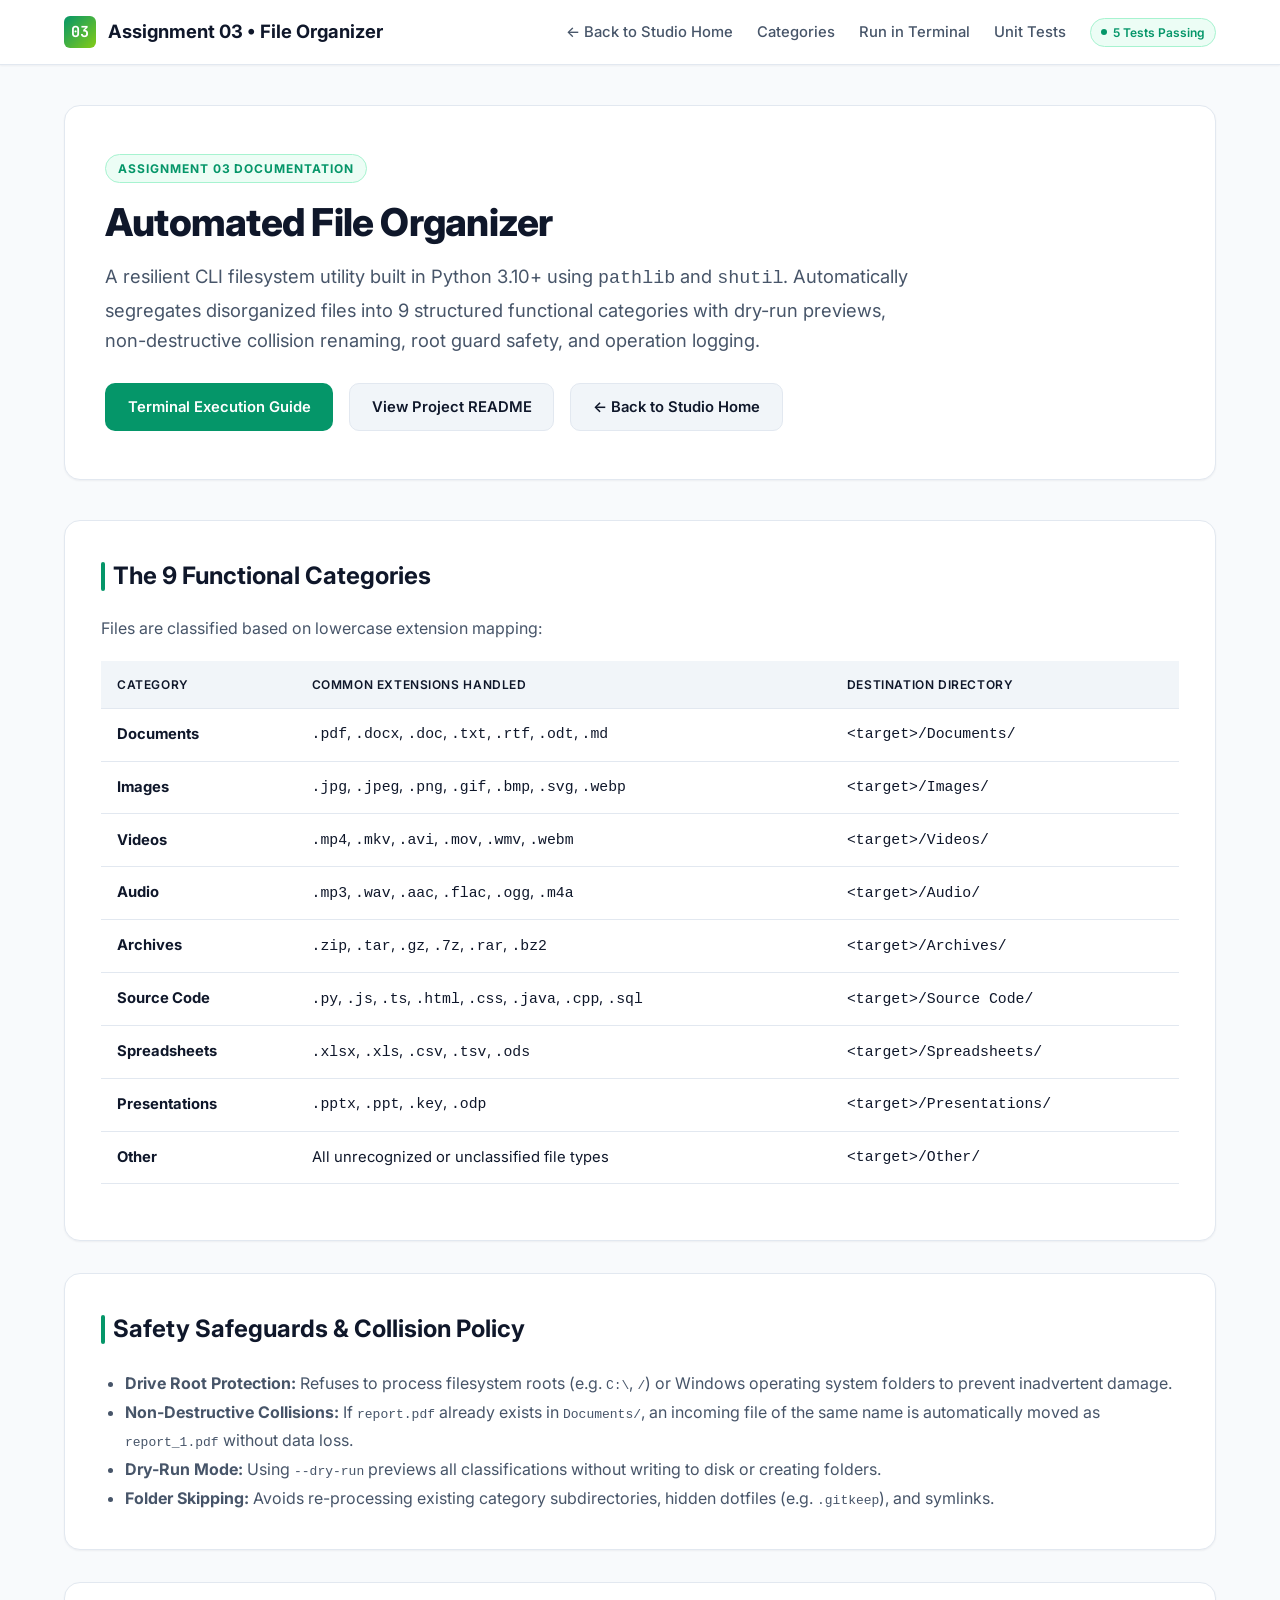
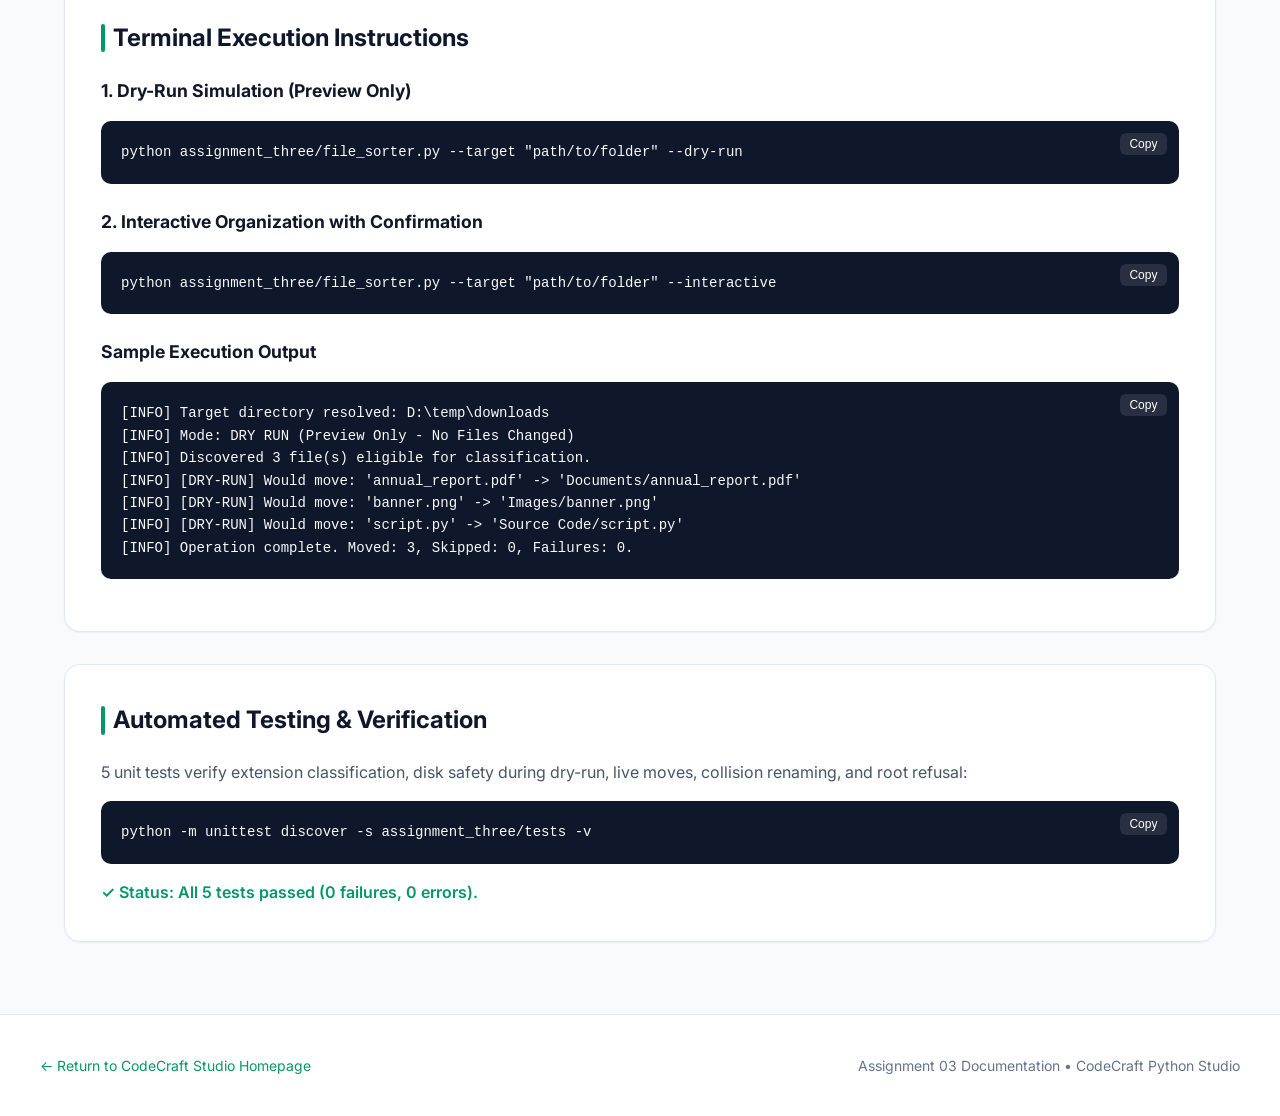
<file: assignment_three/index.html>
<!DOCTYPE html>
<html lang="en">
<head>
  <meta charset="UTF-8">
  <meta name="viewport" content="width=device-width, initial-scale=1.0">
  <title>Assignment 03: Automated File Organizer - CodeCraft Studio</title>
  <meta name="description" content="Technical documentation and execution guide for Assignment 03: Automated File Organizer.">
  <link rel="stylesheet" href="../interface/css/studio.css">
  <script defer src="../interface/js/studio.js"></script>
</head>
<body>

  <header class="studio-header" role="banner">
    <div class="header-container">
      <div class="brand-badge">
        <div class="brand-icon" aria-hidden="true">03</div>
        <span>Assignment 03 &bull; File Organizer</span>
      </div>
      <nav aria-label="Page Navigation">
        <ul class="nav-links">
          <li><a href="../index.html">&larr; Back to Studio Home</a></li>
          <li><a href="#categories">Categories</a></li>
          <li><a href="#execution">Run in Terminal</a></li>
          <li><a href="#testing">Unit Tests</a></li>
          <li><span class="status-pill">5 Tests Passing</span></li>
        </ul>
      </nav>
    </div>
  </header>

  <main class="main-layout" id="main-content">

    <section class="hero-section" aria-labelledby="a3-title">
      <span class="hero-tag">Assignment 03 Documentation</span>
      <h1 class="hero-title" id="a3-title">Automated File Organizer</h1>
      <p class="hero-subtitle">
        A resilient CLI filesystem utility built in Python 3.10+ using <code>pathlib</code> and <code>shutil</code>. 
        Automatically segregates disorganized files into 9 structured functional categories with dry-run previews, 
        non-destructive collision renaming, root guard safety, and operation logging.
      </p>
      <div class="hero-actions">
        <a href="#execution" class="btn btn-primary">Terminal Execution Guide</a>
        <a href="README.md" class="btn btn-secondary">View Project README</a>
        <a href="../index.html" class="btn btn-secondary">&larr; Back to Studio Home</a>
      </div>
    </section>

    <!-- 9 Categories -->
    <section class="doc-section" id="categories">
      <h2 class="section-title">The 9 Functional Categories</h2>
      <p style="color: var(--text-muted); margin-bottom: 1.25rem;">
        Files are classified based on lowercase extension mapping:
      </p>

      <div class="data-table-wrapper">
        <table class="data-table">
          <thead>
            <tr>
              <th>Category</th>
              <th>Common Extensions Handled</th>
              <th>Destination Directory</th>
            </tr>
          </thead>
          <tbody>
            <tr>
              <td><strong>Documents</strong></td>
              <td><code>.pdf</code>, <code>.docx</code>, <code>.doc</code>, <code>.txt</code>, <code>.rtf</code>, <code>.odt</code>, <code>.md</code></td>
              <td><code>&lt;target&gt;/Documents/</code></td>
            </tr>
            <tr>
              <td><strong>Images</strong></td>
              <td><code>.jpg</code>, <code>.jpeg</code>, <code>.png</code>, <code>.gif</code>, <code>.bmp</code>, <code>.svg</code>, <code>.webp</code></td>
              <td><code>&lt;target&gt;/Images/</code></td>
            </tr>
            <tr>
              <td><strong>Videos</strong></td>
              <td><code>.mp4</code>, <code>.mkv</code>, <code>.avi</code>, <code>.mov</code>, <code>.wmv</code>, <code>.webm</code></td>
              <td><code>&lt;target&gt;/Videos/</code></td>
            </tr>
            <tr>
              <td><strong>Audio</strong></td>
              <td><code>.mp3</code>, <code>.wav</code>, <code>.aac</code>, <code>.flac</code>, <code>.ogg</code>, <code>.m4a</code></td>
              <td><code>&lt;target&gt;/Audio/</code></td>
            </tr>
            <tr>
              <td><strong>Archives</strong></td>
              <td><code>.zip</code>, <code>.tar</code>, <code>.gz</code>, <code>.7z</code>, <code>.rar</code>, <code>.bz2</code></td>
              <td><code>&lt;target&gt;/Archives/</code></td>
            </tr>
            <tr>
              <td><strong>Source Code</strong></td>
              <td><code>.py</code>, <code>.js</code>, <code>.ts</code>, <code>.html</code>, <code>.css</code>, <code>.java</code>, <code>.cpp</code>, <code>.sql</code></td>
              <td><code>&lt;target&gt;/Source Code/</code></td>
            </tr>
            <tr>
              <td><strong>Spreadsheets</strong></td>
              <td><code>.xlsx</code>, <code>.xls</code>, <code>.csv</code>, <code>.tsv</code>, <code>.ods</code></td>
              <td><code>&lt;target&gt;/Spreadsheets/</code></td>
            </tr>
            <tr>
              <td><strong>Presentations</strong></td>
              <td><code>.pptx</code>, <code>.ppt</code>, <code>.key</code>, <code>.odp</code></td>
              <td><code>&lt;target&gt;/Presentations/</code></td>
            </tr>
            <tr>
              <td><strong>Other</strong></td>
              <td>All unrecognized or unclassified file types</td>
              <td><code>&lt;target&gt;/Other/</code></td>
            </tr>
          </tbody>
        </table>
      </div>
    </section>

    <!-- Safety Guards -->
    <section class="doc-section">
      <h2 class="section-title">Safety Safeguards & Collision Policy</h2>
      <ul style="margin-left: 1.5rem; color: var(--text-muted); line-height: 1.8;">
        <li><strong>Drive Root Protection:</strong> Refuses to process filesystem roots (e.g. <code>C:\</code>, <code>/</code>) or Windows operating system folders to prevent inadvertent damage.</li>
        <li><strong>Non-Destructive Collisions:</strong> If <code>report.pdf</code> already exists in <code>Documents/</code>, an incoming file of the same name is automatically moved as <code>report_1.pdf</code> without data loss.</li>
        <li><strong>Dry-Run Mode:</strong> Using <code>--dry-run</code> previews all classifications without writing to disk or creating folders.</li>
        <li><strong>Folder Skipping:</strong> Avoids re-processing existing category subdirectories, hidden dotfiles (e.g. <code>.gitkeep</code>), and symlinks.</li>
      </ul>
    </section>

    <!-- Terminal Execution Instructions -->
    <section class="doc-section" id="execution">
      <h2 class="section-title">Terminal Execution Instructions</h2>

      <h3 style="margin-top: 1rem; font-size: 1.1rem;">1. Dry-Run Simulation (Preview Only)</h3>
      <div class="code-block">
        <pre><code>python assignment_three/file_sorter.py --target "path/to/folder" --dry-run</code></pre>
      </div>

      <h3 style="margin-top: 1.5rem; font-size: 1.1rem;">2. Interactive Organization with Confirmation</h3>
      <div class="code-block">
        <pre><code>python assignment_three/file_sorter.py --target "path/to/folder" --interactive</code></pre>
      </div>

      <h3 style="margin-top: 1.5rem; font-size: 1.1rem;">Sample Execution Output</h3>
      <div class="code-block">
        <pre><code>[INFO] Target directory resolved: D:\temp\downloads
[INFO] Mode: DRY RUN (Preview Only - No Files Changed)
[INFO] Discovered 3 file(s) eligible for classification.
[INFO] [DRY-RUN] Would move: 'annual_report.pdf' -> 'Documents/annual_report.pdf'
[INFO] [DRY-RUN] Would move: 'banner.png' -> 'Images/banner.png'
[INFO] [DRY-RUN] Would move: 'script.py' -> 'Source Code/script.py'
[INFO] Operation complete. Moved: 3, Skipped: 0, Failures: 0.</code></pre>
      </div>
    </section>

    <!-- Unit Testing -->
    <section class="doc-section" id="testing">
      <h2 class="section-title">Automated Testing & Verification</h2>
      <p style="color: var(--text-muted); margin-bottom: 1rem;">
        5 unit tests verify extension classification, disk safety during dry-run, live moves, collision renaming, and root refusal:
      </p>
      <div class="code-block">
        <pre><code>python -m unittest discover -s assignment_three/tests -v</code></pre>
      </div>
      <p style="color: var(--emerald-primary); font-weight: 600; margin-top: 0.5rem;">
        &check; Status: All 5 tests passed (0 failures, 0 errors).
      </p>
    </section>

  </main>

  <footer class="studio-footer" role="contentinfo">
    <div class="footer-content">
      <div>
        <a href="../index.html">&larr; Return to CodeCraft Studio Homepage</a>
      </div>
      <div>
        Assignment 03 Documentation &bull; CodeCraft Python Studio
      </div>
    </div>
  </footer>

</body>
</html>
</file>
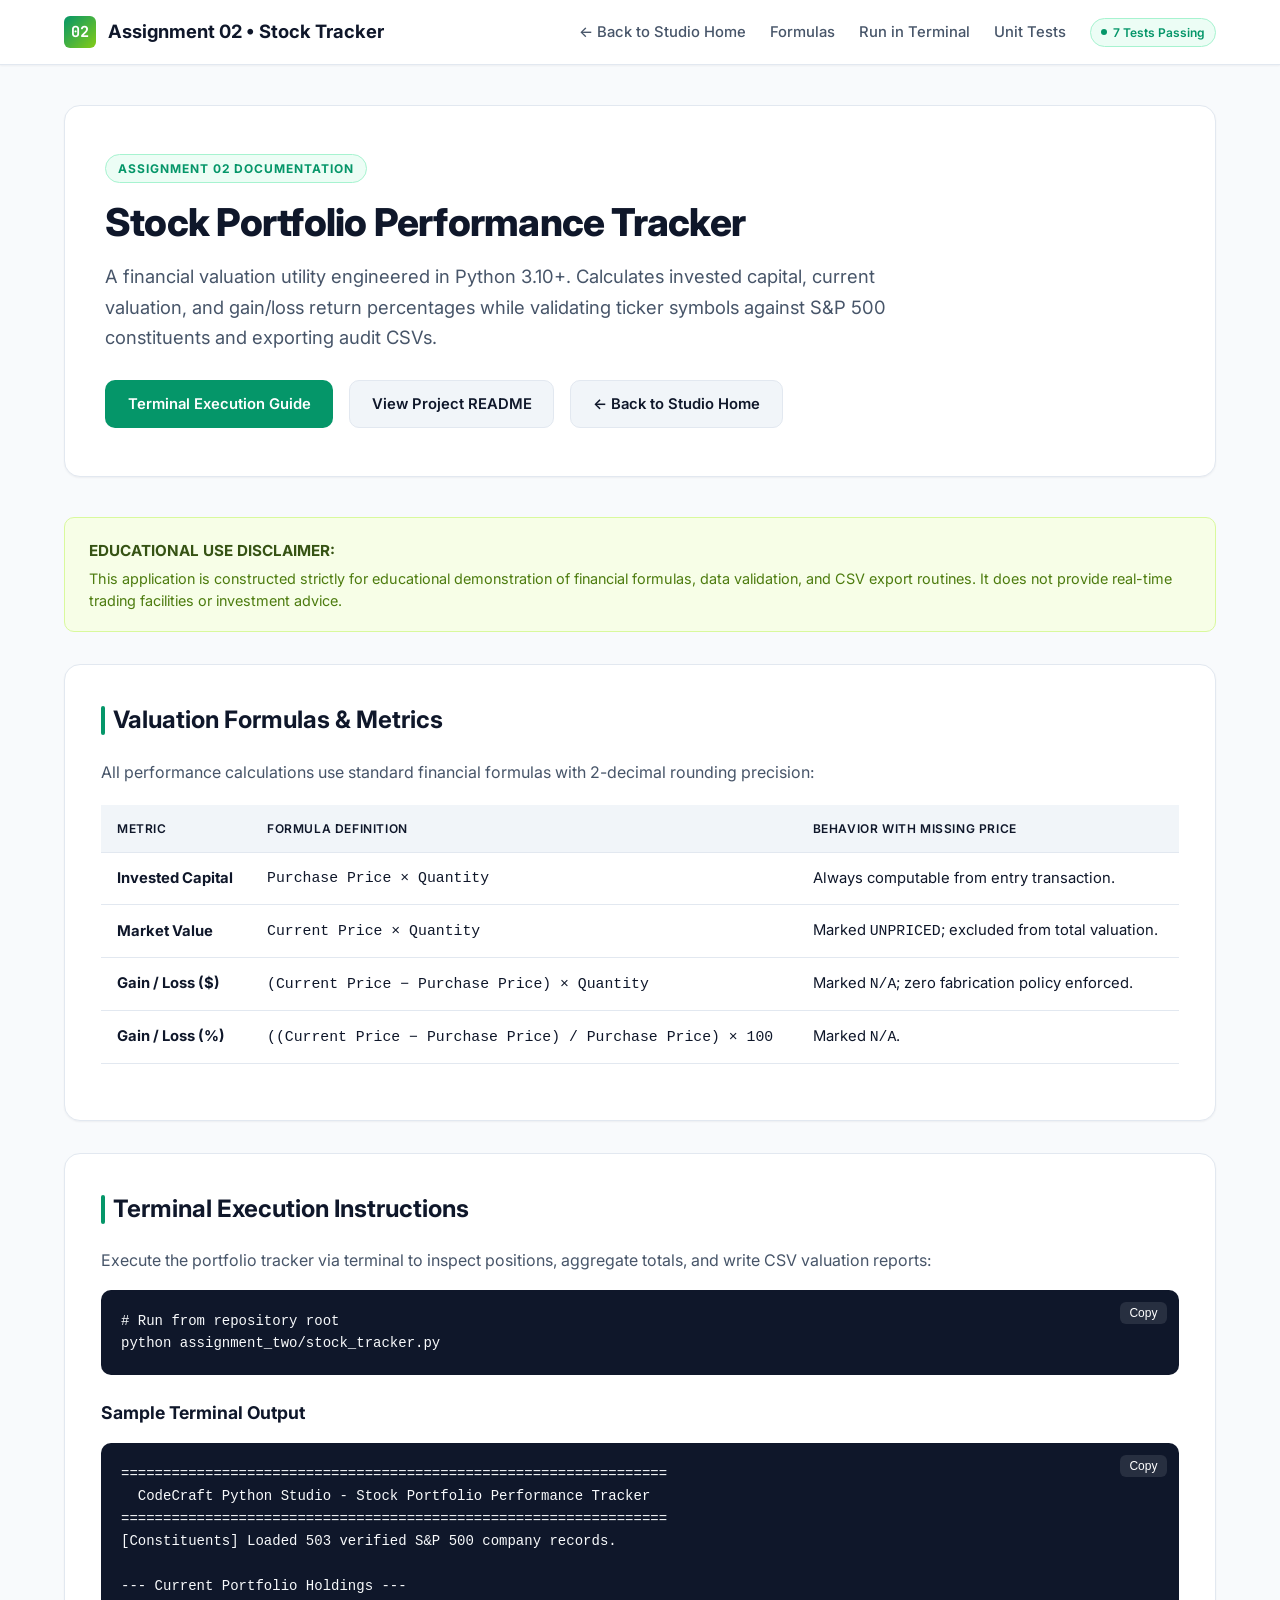
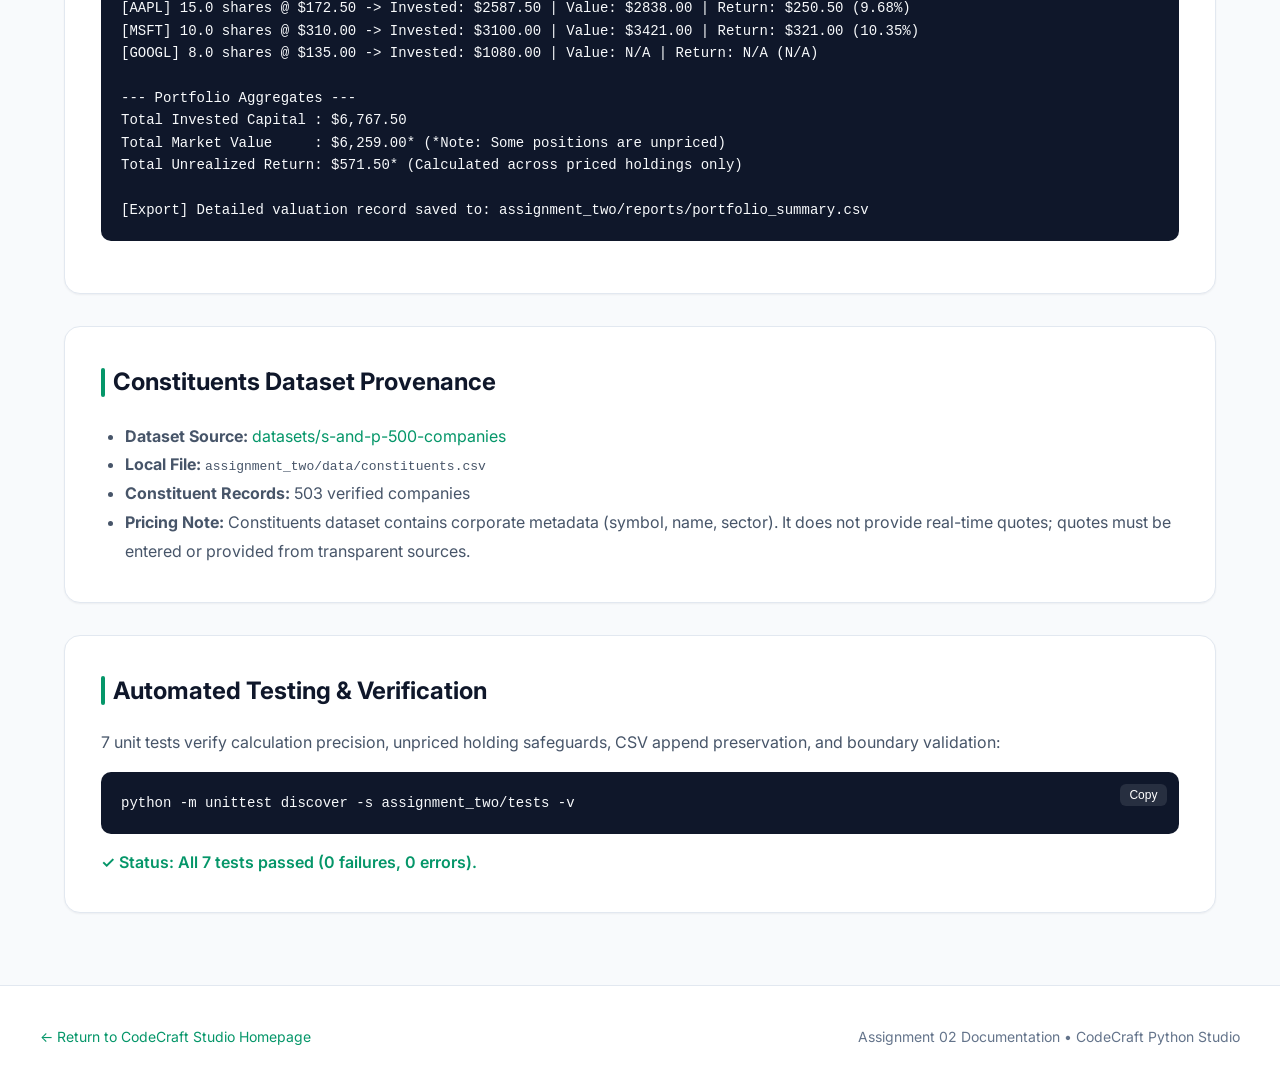
<file: assignment_two/index.htm>
<!DOCTYPE html>
<html lang="en">
<head>
  <meta charset="UTF-8">
  <meta name="viewport" content="width=device-width, initial-scale=1.0">
  <title>Assignment 02: Stock Portfolio Performance Tracker - CodeCraft Studio</title>
  <meta name="description" content="Technical documentation and execution guide for Assignment 02: Stock Portfolio Performance Tracker.">
  <link rel="stylesheet" href="../interface/css/studio.css">
  <script defer src="../interface/js/studio.js"></script>
</head>
<body>

  <header class="studio-header" role="banner">
    <div class="header-container">
      <div class="brand-badge">
        <div class="brand-icon" aria-hidden="true">02</div>
        <span>Assignment 02 &bull; Stock Tracker</span>
      </div>
      <nav aria-label="Page Navigation">
        <ul class="nav-links">
          <li><a href="../index.htm">&larr; Back to Studio Home</a></li>
          <li><a href="#formulas">Formulas</a></li>
          <li><a href="#execution">Run in Terminal</a></li>
          <li><a href="#testing">Unit Tests</a></li>
          <li><span class="status-pill">7 Tests Passing</span></li>
        </ul>
      </nav>
    </div>
  </header>

  <main class="main-layout" id="main-content">

    <section class="hero-section" aria-labelledby="a2-title">
      <span class="hero-tag">Assignment 02 Documentation</span>
      <h1 class="hero-title" id="a2-title">Stock Portfolio Performance Tracker</h1>
      <p class="hero-subtitle">
        A financial valuation utility engineered in Python 3.10+. 
        Calculates invested capital, current valuation, and gain/loss return percentages 
        while validating ticker symbols against S&amp;P 500 constituents and exporting audit CSVs.
      </p>
      <div class="hero-actions">
        <a href="#execution" class="btn btn-primary">Terminal Execution Guide</a>
        <a href="README.md" class="btn btn-secondary">View Project README</a>
        <a href="../index.htm" class="btn btn-secondary">&larr; Back to Studio Home</a>
      </div>
    </section>

    <!-- Educational Disclaimer -->
    <div style="background-color: var(--lime-subtle); border: 1px solid var(--lime-border); border-radius: var(--radius-md); padding: 1.25rem 1.5rem; margin-bottom: 2rem;">
      <strong style="color: #365314; font-size: 0.95rem;">EDUCATIONAL USE DISCLAIMER:</strong>
      <p style="color: #4d7c0f; font-size: 0.9rem; margin-top: 0.25rem; line-height: 1.5;">
        This application is constructed strictly for educational demonstration of financial formulas, data validation, 
        and CSV export routines. It does not provide real-time trading facilities or investment advice.
      </p>
    </div>

    <!-- Mathematical Definitions -->
    <section class="doc-section" id="formulas">
      <h2 class="section-title">Valuation Formulas & Metrics</h2>
      <p style="color: var(--text-muted); margin-bottom: 1.25rem;">
        All performance calculations use standard financial formulas with 2-decimal rounding precision:
      </p>

      <div class="data-table-wrapper">
        <table class="data-table">
          <thead>
            <tr>
              <th>Metric</th>
              <th>Formula Definition</th>
              <th>Behavior with Missing Price</th>
            </tr>
          </thead>
          <tbody>
            <tr>
              <td><strong>Invested Capital</strong></td>
              <td><code>Purchase Price &times; Quantity</code></td>
              <td>Always computable from entry transaction.</td>
            </tr>
            <tr>
              <td><strong>Market Value</strong></td>
              <td><code>Current Price &times; Quantity</code></td>
              <td>Marked <code>UNPRICED</code>; excluded from total valuation.</td>
            </tr>
            <tr>
              <td><strong>Gain / Loss ($)</strong></td>
              <td><code>(Current Price &minus; Purchase Price) &times; Quantity</code></td>
              <td>Marked <code>N/A</code>; zero fabrication policy enforced.</td>
            </tr>
            <tr>
              <td><strong>Gain / Loss (%)</strong></td>
              <td><code>((Current Price &minus; Purchase Price) / Purchase Price) &times; 100</code></td>
              <td>Marked <code>N/A</code>.</td>
            </tr>
          </tbody>
        </table>
      </div>
    </section>

    <!-- Terminal Execution Instructions -->
    <section class="doc-section" id="execution">
      <h2 class="section-title">Terminal Execution Instructions</h2>
      <p style="color: var(--text-muted);">
        Execute the portfolio tracker via terminal to inspect positions, aggregate totals, and write CSV valuation reports:
      </p>

      <div class="code-block">
        <pre><code># Run from repository root
python assignment_two/stock_tracker.py</code></pre>
      </div>

      <h3 style="margin-top: 1.5rem; font-size: 1.1rem;">Sample Terminal Output</h3>
      <div class="code-block">
        <pre><code>=================================================================
  CodeCraft Python Studio - Stock Portfolio Performance Tracker
=================================================================
[Constituents] Loaded 503 verified S&P 500 company records.

--- Current Portfolio Holdings ---
[AAPL] 15.0 shares @ $172.50 -> Invested: $2587.50 | Value: $2838.00 | Return: $250.50 (9.68%)
[MSFT] 10.0 shares @ $310.00 -> Invested: $3100.00 | Value: $3421.00 | Return: $321.00 (10.35%)
[GOOGL] 8.0 shares @ $135.00 -> Invested: $1080.00 | Value: N/A | Return: N/A (N/A)

--- Portfolio Aggregates ---
Total Invested Capital : $6,767.50
Total Market Value     : $6,259.00* (*Note: Some positions are unpriced)
Total Unrealized Return: $571.50* (Calculated across priced holdings only)

[Export] Detailed valuation record saved to: assignment_two/reports/portfolio_summary.csv</code></pre>
      </div>
    </section>

    <!-- Dataset Provenance -->
    <section class="doc-section">
      <h2 class="section-title">Constituents Dataset Provenance</h2>
      <ul style="margin-left: 1.5rem; color: var(--text-muted); line-height: 1.8;">
        <li><strong>Dataset Source:</strong> <a href="https://raw.githubusercontent.com/datasets/s-and-p-500-companies/master/data/constituents.csv" target="_blank" rel="noopener">datasets/s-and-p-500-companies</a></li>
        <li><strong>Local File:</strong> <code>assignment_two/data/constituents.csv</code></li>
        <li><strong>Constituent Records:</strong> 503 verified companies</li>
        <li><strong>Pricing Note:</strong> Constituents dataset contains corporate metadata (symbol, name, sector). It does not provide real-time quotes; quotes must be entered or provided from transparent sources.</li>
      </ul>
    </section>

    <!-- Unit Testing -->
    <section class="doc-section" id="testing">
      <h2 class="section-title">Automated Testing & Verification</h2>
      <p style="color: var(--text-muted); margin-bottom: 1rem;">
        7 unit tests verify calculation precision, unpriced holding safeguards, CSV append preservation, and boundary validation:
      </p>
      <div class="code-block">
        <pre><code>python -m unittest discover -s assignment_two/tests -v</code></pre>
      </div>
      <p style="color: var(--emerald-primary); font-weight: 600; margin-top: 0.5rem;">
        &check; Status: All 7 tests passed (0 failures, 0 errors).
      </p>
    </section>

  </main>

  <footer class="studio-footer" role="contentinfo">
    <div class="footer-content">
      <div>
        <a href="../index.htm">&larr; Return to CodeCraft Studio Homepage</a>
      </div>
      <div>
        Assignment 02 Documentation &bull; CodeCraft Python Studio
      </div>
    </div>
  </footer>

</body>
</html>
</file>
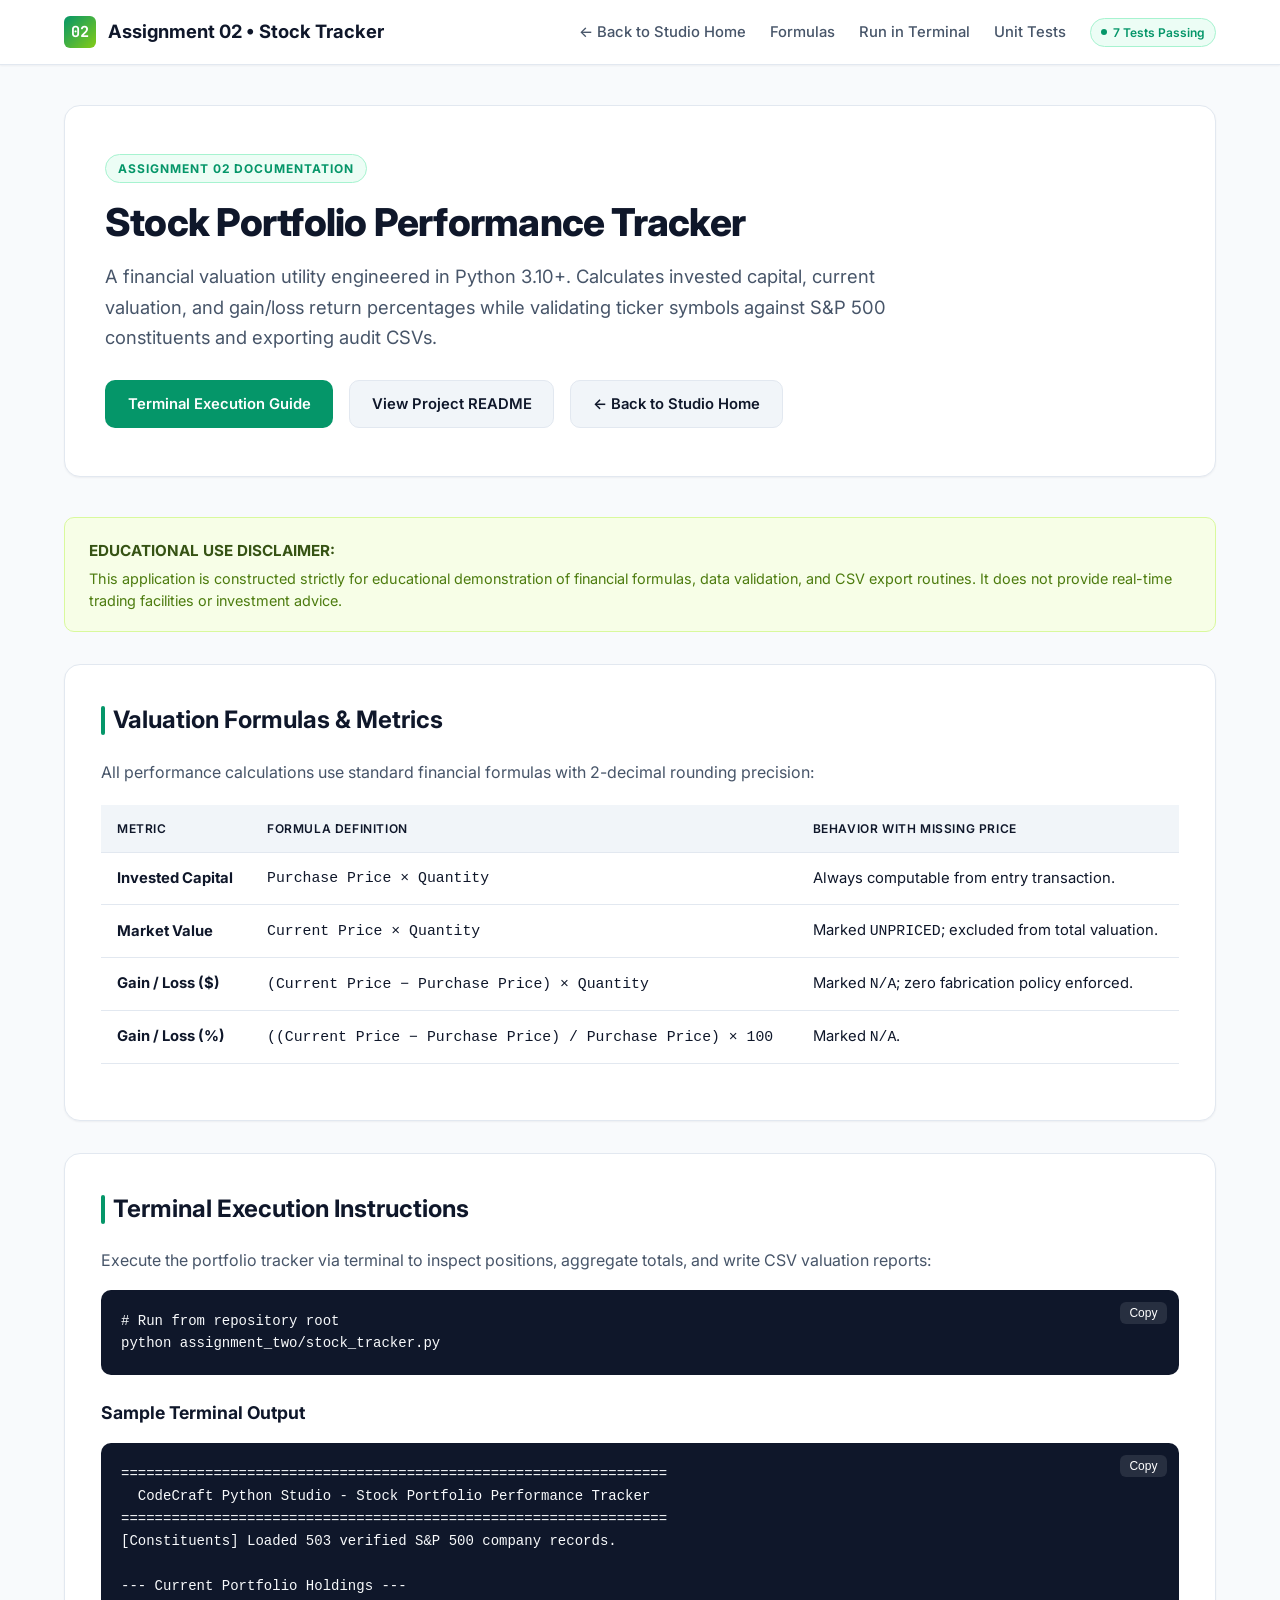
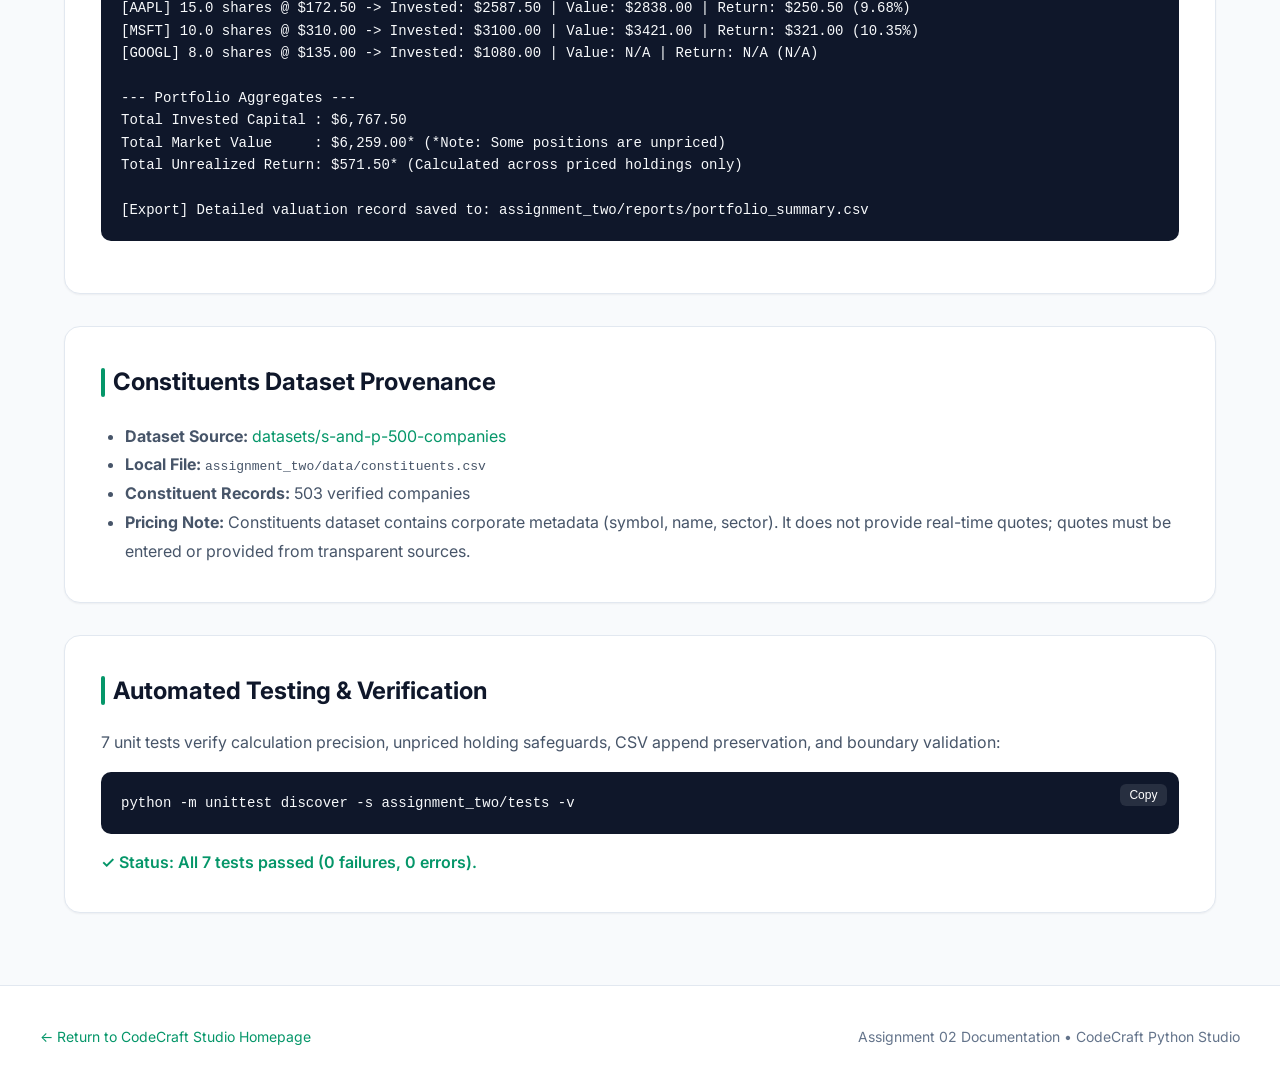
<file: assignment_two/index.html>
<!DOCTYPE html>
<html lang="en">
<head>
  <meta charset="UTF-8">
  <meta name="viewport" content="width=device-width, initial-scale=1.0">
  <title>Assignment 02: Stock Portfolio Performance Tracker - CodeCraft Studio</title>
  <meta name="description" content="Technical documentation and execution guide for Assignment 02: Stock Portfolio Performance Tracker.">
  <link rel="stylesheet" href="../interface/css/studio.css">
  <script defer src="../interface/js/studio.js"></script>
</head>
<body>

  <header class="studio-header" role="banner">
    <div class="header-container">
      <div class="brand-badge">
        <div class="brand-icon" aria-hidden="true">02</div>
        <span>Assignment 02 &bull; Stock Tracker</span>
      </div>
      <nav aria-label="Page Navigation">
        <ul class="nav-links">
          <li><a href="../index.html">&larr; Back to Studio Home</a></li>
          <li><a href="#formulas">Formulas</a></li>
          <li><a href="#execution">Run in Terminal</a></li>
          <li><a href="#testing">Unit Tests</a></li>
          <li><span class="status-pill">7 Tests Passing</span></li>
        </ul>
      </nav>
    </div>
  </header>

  <main class="main-layout" id="main-content">

    <section class="hero-section" aria-labelledby="a2-title">
      <span class="hero-tag">Assignment 02 Documentation</span>
      <h1 class="hero-title" id="a2-title">Stock Portfolio Performance Tracker</h1>
      <p class="hero-subtitle">
        A financial valuation utility engineered in Python 3.10+. 
        Calculates invested capital, current valuation, and gain/loss return percentages 
        while validating ticker symbols against S&amp;P 500 constituents and exporting audit CSVs.
      </p>
      <div class="hero-actions">
        <a href="#execution" class="btn btn-primary">Terminal Execution Guide</a>
        <a href="README.md" class="btn btn-secondary">View Project README</a>
        <a href="../index.html" class="btn btn-secondary">&larr; Back to Studio Home</a>
      </div>
    </section>

    <!-- Educational Disclaimer -->
    <div style="background-color: var(--lime-subtle); border: 1px solid var(--lime-border); border-radius: var(--radius-md); padding: 1.25rem 1.5rem; margin-bottom: 2rem;">
      <strong style="color: #365314; font-size: 0.95rem;">EDUCATIONAL USE DISCLAIMER:</strong>
      <p style="color: #4d7c0f; font-size: 0.9rem; margin-top: 0.25rem; line-height: 1.5;">
        This application is constructed strictly for educational demonstration of financial formulas, data validation, 
        and CSV export routines. It does not provide real-time trading facilities or investment advice.
      </p>
    </div>

    <!-- Mathematical Definitions -->
    <section class="doc-section" id="formulas">
      <h2 class="section-title">Valuation Formulas & Metrics</h2>
      <p style="color: var(--text-muted); margin-bottom: 1.25rem;">
        All performance calculations use standard financial formulas with 2-decimal rounding precision:
      </p>

      <div class="data-table-wrapper">
        <table class="data-table">
          <thead>
            <tr>
              <th>Metric</th>
              <th>Formula Definition</th>
              <th>Behavior with Missing Price</th>
            </tr>
          </thead>
          <tbody>
            <tr>
              <td><strong>Invested Capital</strong></td>
              <td><code>Purchase Price &times; Quantity</code></td>
              <td>Always computable from entry transaction.</td>
            </tr>
            <tr>
              <td><strong>Market Value</strong></td>
              <td><code>Current Price &times; Quantity</code></td>
              <td>Marked <code>UNPRICED</code>; excluded from total valuation.</td>
            </tr>
            <tr>
              <td><strong>Gain / Loss ($)</strong></td>
              <td><code>(Current Price &minus; Purchase Price) &times; Quantity</code></td>
              <td>Marked <code>N/A</code>; zero fabrication policy enforced.</td>
            </tr>
            <tr>
              <td><strong>Gain / Loss (%)</strong></td>
              <td><code>((Current Price &minus; Purchase Price) / Purchase Price) &times; 100</code></td>
              <td>Marked <code>N/A</code>.</td>
            </tr>
          </tbody>
        </table>
      </div>
    </section>

    <!-- Terminal Execution Instructions -->
    <section class="doc-section" id="execution">
      <h2 class="section-title">Terminal Execution Instructions</h2>
      <p style="color: var(--text-muted);">
        Execute the portfolio tracker via terminal to inspect positions, aggregate totals, and write CSV valuation reports:
      </p>

      <div class="code-block">
        <pre><code># Run from repository root
python assignment_two/stock_tracker.py</code></pre>
      </div>

      <h3 style="margin-top: 1.5rem; font-size: 1.1rem;">Sample Terminal Output</h3>
      <div class="code-block">
        <pre><code>=================================================================
  CodeCraft Python Studio - Stock Portfolio Performance Tracker
=================================================================
[Constituents] Loaded 503 verified S&P 500 company records.

--- Current Portfolio Holdings ---
[AAPL] 15.0 shares @ $172.50 -> Invested: $2587.50 | Value: $2838.00 | Return: $250.50 (9.68%)
[MSFT] 10.0 shares @ $310.00 -> Invested: $3100.00 | Value: $3421.00 | Return: $321.00 (10.35%)
[GOOGL] 8.0 shares @ $135.00 -> Invested: $1080.00 | Value: N/A | Return: N/A (N/A)

--- Portfolio Aggregates ---
Total Invested Capital : $6,767.50
Total Market Value     : $6,259.00* (*Note: Some positions are unpriced)
Total Unrealized Return: $571.50* (Calculated across priced holdings only)

[Export] Detailed valuation record saved to: assignment_two/reports/portfolio_summary.csv</code></pre>
      </div>
    </section>

    <!-- Dataset Provenance -->
    <section class="doc-section">
      <h2 class="section-title">Constituents Dataset Provenance</h2>
      <ul style="margin-left: 1.5rem; color: var(--text-muted); line-height: 1.8;">
        <li><strong>Dataset Source:</strong> <a href="https://raw.githubusercontent.com/datasets/s-and-p-500-companies/master/data/constituents.csv" target="_blank" rel="noopener">datasets/s-and-p-500-companies</a></li>
        <li><strong>Local File:</strong> <code>assignment_two/data/constituents.csv</code></li>
        <li><strong>Constituent Records:</strong> 503 verified companies</li>
        <li><strong>Pricing Note:</strong> Constituents dataset contains corporate metadata (symbol, name, sector). It does not provide real-time quotes; quotes must be entered or provided from transparent sources.</li>
      </ul>
    </section>

    <!-- Unit Testing -->
    <section class="doc-section" id="testing">
      <h2 class="section-title">Automated Testing & Verification</h2>
      <p style="color: var(--text-muted); margin-bottom: 1rem;">
        7 unit tests verify calculation precision, unpriced holding safeguards, CSV append preservation, and boundary validation:
      </p>
      <div class="code-block">
        <pre><code>python -m unittest discover -s assignment_two/tests -v</code></pre>
      </div>
      <p style="color: var(--emerald-primary); font-weight: 600; margin-top: 0.5rem;">
        &check; Status: All 7 tests passed (0 failures, 0 errors).
      </p>
    </section>

  </main>

  <footer class="studio-footer" role="contentinfo">
    <div class="footer-content">
      <div>
        <a href="../index.html">&larr; Return to CodeCraft Studio Homepage</a>
      </div>
      <div>
        Assignment 02 Documentation &bull; CodeCraft Python Studio
      </div>
    </div>
  </footer>

</body>
</html>
</file>
<file: interface/css/studio.css>
/* CodeCraft Python Studio - Unified Minimalist Design System
 * Palette: Pale Gray / Clean White base, Emerald Green accents, Lime highlights, Graphite typography
 */

@import url('https://fonts.googleapis.com/css2?family=Inter:wght@300;400;500;600;700&family=JetBrains+Mono:wght@400;500;600&display=swap');

:root {
  --bg-main: #f8fafc;
  --bg-subtle: #f1f5f9;
  --surface-card: #ffffff;
  --surface-hover: #fcfdfd;
  
  --emerald-primary: #059669;
  --emerald-hover: #047857;
  --emerald-light: #ecfdf5;
  --emerald-border: #a7f3d0;
  
  --lime-accent: #84cc16;
  --lime-subtle: #f7fee7;
  --lime-border: #d9f99d;

  --text-primary: #0f172a;
  --text-muted: #475569;
  --text-light: #64748b;
  
  --border-subtle: #e2e8f0;
  --border-strong: #cbd5e1;
  
  --shadow-sm: 0 1px 2px 0 rgba(15, 23, 42, 0.05);
  --shadow-md: 0 4px 6px -1px rgba(15, 23, 42, 0.08), 0 2px 4px -2px rgba(15, 23, 42, 0.05);
  --shadow-lg: 0 10px 15px -3px rgba(15, 23, 42, 0.08), 0 4px 6px -4px rgba(15, 23, 42, 0.04);

  --font-sans: 'Inter', -apple-system, BlinkMacSystemFont, "Segoe UI", Roboto, sans-serif;
  --font-mono: 'JetBrains Mono', "Cascadia Code", Consolas, monospace;

  --radius-sm: 6px;
  --radius-md: 10px;
  --radius-lg: 16px;
  --radius-full: 9999px;
  
  --transition-fast: 0.15s ease-in-out;
  --transition-normal: 0.25s ease-in-out;
}

*, *::before, *::after {
  box-sizing: border-box;
  margin: 0;
  padding: 0;
}

body {
  font-family: var(--font-sans);
  background-color: var(--bg-main);
  color: var(--text-primary);
  line-height: 1.6;
  min-height: 100vh;
  display: flex;
  flex-direction: column;
  -webkit-font-smoothing: antialiased;
}

a {
  color: var(--emerald-primary);
  text-decoration: none;
  transition: color var(--transition-fast);
}

a:hover, a:focus-visible {
  color: var(--emerald-hover);
  text-decoration: underline;
}

/* Accessibility Focus Ring */
:focus-visible {
  outline: 2px solid var(--emerald-primary);
  outline-offset: 2px;
}

/* Header & Navigation */
.studio-header {
  background-color: var(--surface-card);
  border-bottom: 1px solid var(--border-subtle);
  position: sticky;
  top: 0;
  z-index: 100;
  box-shadow: var(--shadow-sm);
}

.header-container {
  max-width: 1200px;
  margin: 0 auto;
  padding: 1rem 1.5rem;
  display: flex;
  align-items: center;
  justify-content: space-between;
}

.brand-badge {
  display: flex;
  align-items: center;
  gap: 0.75rem;
  font-weight: 700;
  font-size: 1.15rem;
  color: var(--text-primary);
}

.brand-icon {
  width: 32px;
  height: 32px;
  border-radius: var(--radius-sm);
  background: linear-gradient(135deg, var(--emerald-primary), var(--lime-accent));
  display: flex;
  align-items: center;
  justify-content: center;
  color: #ffffff;
  font-family: var(--font-mono);
  font-weight: 700;
  font-size: 0.95rem;
}

.nav-links {
  display: flex;
  align-items: center;
  gap: 1.5rem;
  list-style: none;
}

.nav-links a {
  font-size: 0.925rem;
  font-weight: 500;
  color: var(--text-muted);
}

.nav-links a:hover, .nav-links a.active {
  color: var(--emerald-primary);
  text-decoration: none;
}

.status-pill {
  display: inline-flex;
  align-items: center;
  gap: 0.35rem;
  padding: 0.25rem 0.65rem;
  border-radius: var(--radius-full);
  font-size: 0.75rem;
  font-weight: 600;
  background-color: var(--emerald-light);
  color: var(--emerald-primary);
  border: 1px solid var(--emerald-border);
}

.status-pill::before {
  content: "";
  width: 6px;
  height: 6px;
  border-radius: 50%;
  background-color: var(--emerald-primary);
}

/* Layout Containers */
.main-layout {
  max-width: 1200px;
  width: 100%;
  margin: 0 auto;
  padding: 2.5rem 1.5rem;
  flex: 1;
}

/* Hero Section */
.hero-section {
  background-color: var(--surface-card);
  border: 1px solid var(--border-subtle);
  border-radius: var(--radius-lg);
  padding: 3rem 2.5rem;
  margin-bottom: 2.5rem;
  box-shadow: var(--shadow-sm);
}

.hero-tag {
  display: inline-block;
  font-size: 0.75rem;
  font-weight: 700;
  text-transform: uppercase;
  letter-spacing: 0.08em;
  color: var(--emerald-primary);
  background-color: var(--emerald-light);
  border: 1px solid var(--emerald-border);
  padding: 0.25rem 0.75rem;
  border-radius: var(--radius-full);
  margin-bottom: 1rem;
}

.hero-title {
  font-size: 2.4rem;
  font-weight: 800;
  line-height: 1.2;
  letter-spacing: -0.02em;
  color: var(--text-primary);
  margin-bottom: 1rem;
}

.hero-subtitle {
  font-size: 1.15rem;
  color: var(--text-muted);
  max-width: 820px;
  line-height: 1.65;
  margin-bottom: 1.75rem;
}

.hero-actions {
  display: flex;
  flex-wrap: wrap;
  gap: 1rem;
}

.btn {
  display: inline-flex;
  align-items: center;
  justify-content: center;
  gap: 0.5rem;
  padding: 0.7rem 1.35rem;
  font-size: 0.925rem;
  font-weight: 600;
  border-radius: var(--radius-md);
  cursor: pointer;
  transition: all var(--transition-fast);
  border: 1px solid transparent;
  text-decoration: none;
}

.btn-primary {
  background-color: var(--emerald-primary);
  color: #ffffff;
}

.btn-primary:hover, .btn-primary:focus-visible {
  background-color: var(--emerald-hover);
  color: #ffffff;
  text-decoration: none;
  box-shadow: var(--shadow-sm);
}

.btn-secondary {
  background-color: var(--bg-subtle);
  color: var(--text-primary);
  border-color: var(--border-subtle);
}

.btn-secondary:hover, .btn-secondary:focus-visible {
  background-color: #ffffff;
  border-color: var(--border-strong);
  color: var(--text-primary);
  text-decoration: none;
}

/* Two-column Grid for Cards */
.assignment-grid {
  display: grid;
  grid-template-columns: repeat(2, 1fr);
  gap: 1.75rem;
  margin-bottom: 3rem;
}

.assignment-card {
  background-color: var(--surface-card);
  border: 1px solid var(--border-subtle);
  border-radius: var(--radius-lg);
  padding: 2rem;
  display: flex;
  flex-direction: column;
  box-shadow: var(--shadow-sm);
  transition: transform var(--transition-fast), box-shadow var(--transition-fast), border-color var(--transition-fast);
  position: relative;
}

.assignment-card:hover {
  transform: translateY(-2px);
  box-shadow: var(--shadow-md);
  border-color: var(--emerald-border);
}

.card-header {
  display: flex;
  align-items: center;
  justify-content: space-between;
  margin-bottom: 1rem;
}

.card-num {
  font-family: var(--font-mono);
  font-size: 1.15rem;
  font-weight: 700;
  color: var(--emerald-primary);
  background-color: var(--emerald-light);
  border: 1px solid var(--emerald-border);
  padding: 0.2rem 0.65rem;
  border-radius: var(--radius-sm);
}

.card-title {
  font-size: 1.35rem;
  font-weight: 700;
  margin-bottom: 0.65rem;
  color: var(--text-primary);
}

.card-desc {
  font-size: 0.95rem;
  color: var(--text-muted);
  line-height: 1.55;
  margin-bottom: 1.25rem;
  flex: 1;
}

.tech-badges {
  display: flex;
  flex-wrap: wrap;
  gap: 0.45rem;
  margin-bottom: 1.5rem;
}

.badge {
  font-family: var(--font-mono);
  font-size: 0.725rem;
  padding: 0.2rem 0.5rem;
  background-color: var(--bg-subtle);
  color: var(--text-light);
  border-radius: var(--radius-sm);
  border: 1px solid var(--border-subtle);
}

.card-footer {
  display: flex;
  align-items: center;
  justify-content: space-between;
  border-top: 1px solid var(--border-subtle);
  padding-top: 1.25rem;
  margin-top: auto;
}

.card-cmd {
  font-family: var(--font-mono);
  font-size: 0.8rem;
  color: var(--text-muted);
  background-color: var(--bg-subtle);
  padding: 0.3rem 0.6rem;
  border-radius: var(--radius-sm);
  border: 1px solid var(--border-subtle);
}

/* Documentation Sections */
.doc-section {
  background-color: var(--surface-card);
  border: 1px solid var(--border-subtle);
  border-radius: var(--radius-lg);
  padding: 2.25rem;
  margin-bottom: 2rem;
  box-shadow: var(--shadow-sm);
}

.section-title {
  font-size: 1.5rem;
  font-weight: 700;
  margin-bottom: 1.25rem;
  color: var(--text-primary);
  display: flex;
  align-items: center;
  gap: 0.5rem;
}

.section-title::before {
  content: "";
  display: inline-block;
  width: 4px;
  height: 1.2em;
  background-color: var(--emerald-primary);
  border-radius: 2px;
}

.code-block {
  background-color: #0f172a;
  color: #f8fafc;
  padding: 1.25rem;
  border-radius: var(--radius-md);
  font-family: var(--font-mono);
  font-size: 0.875rem;
  overflow-x: auto;
  line-height: 1.6;
  margin: 1rem 0;
  position: relative;
}

.code-block pre {
  margin: 0;
}

.copy-btn {
  position: absolute;
  top: 0.75rem;
  right: 0.75rem;
  background-color: rgba(255, 255, 255, 0.1);
  color: #ffffff;
  border: none;
  border-radius: var(--radius-sm);
  padding: 0.25rem 0.6rem;
  font-size: 0.75rem;
  cursor: pointer;
  transition: background-color var(--transition-fast);
}

.copy-btn:hover {
  background-color: rgba(255, 255, 255, 0.25);
}

/* Structured Tables */
.data-table-wrapper {
  overflow-x: auto;
  margin: 1.25rem 0;
}

.data-table {
  width: 100%;
  border-collapse: collapse;
  font-size: 0.925rem;
  text-align: left;
}

.data-table th, .data-table td {
  padding: 0.85rem 1rem;
  border-bottom: 1px solid var(--border-subtle);
}

.data-table th {
  background-color: var(--bg-subtle);
  color: var(--text-primary);
  font-weight: 600;
  text-transform: uppercase;
  font-size: 0.75rem;
  letter-spacing: 0.05em;
}

.data-table tr:hover td {
  background-color: var(--bg-main);
}

/* Footer */
.studio-footer {
  background-color: var(--surface-card);
  border-top: 1px solid var(--border-subtle);
  padding: 2.5rem 1.5rem;
  margin-top: auto;
}

.footer-content {
  max-width: 1200px;
  margin: 0 auto;
  display: flex;
  align-items: center;
  justify-content: space-between;
  font-size: 0.875rem;
  color: var(--text-light);
}

/* Responsive adjustments */
@media (max-width: 860px) {
  .assignment-grid {
    grid-template-columns: 1fr;
  }
  .hero-title {
    font-size: 1.85rem;
  }
  .header-container, .footer-content {
    flex-direction: column;
    gap: 1rem;
    align-items: flex-start;
  }
}
</file>
